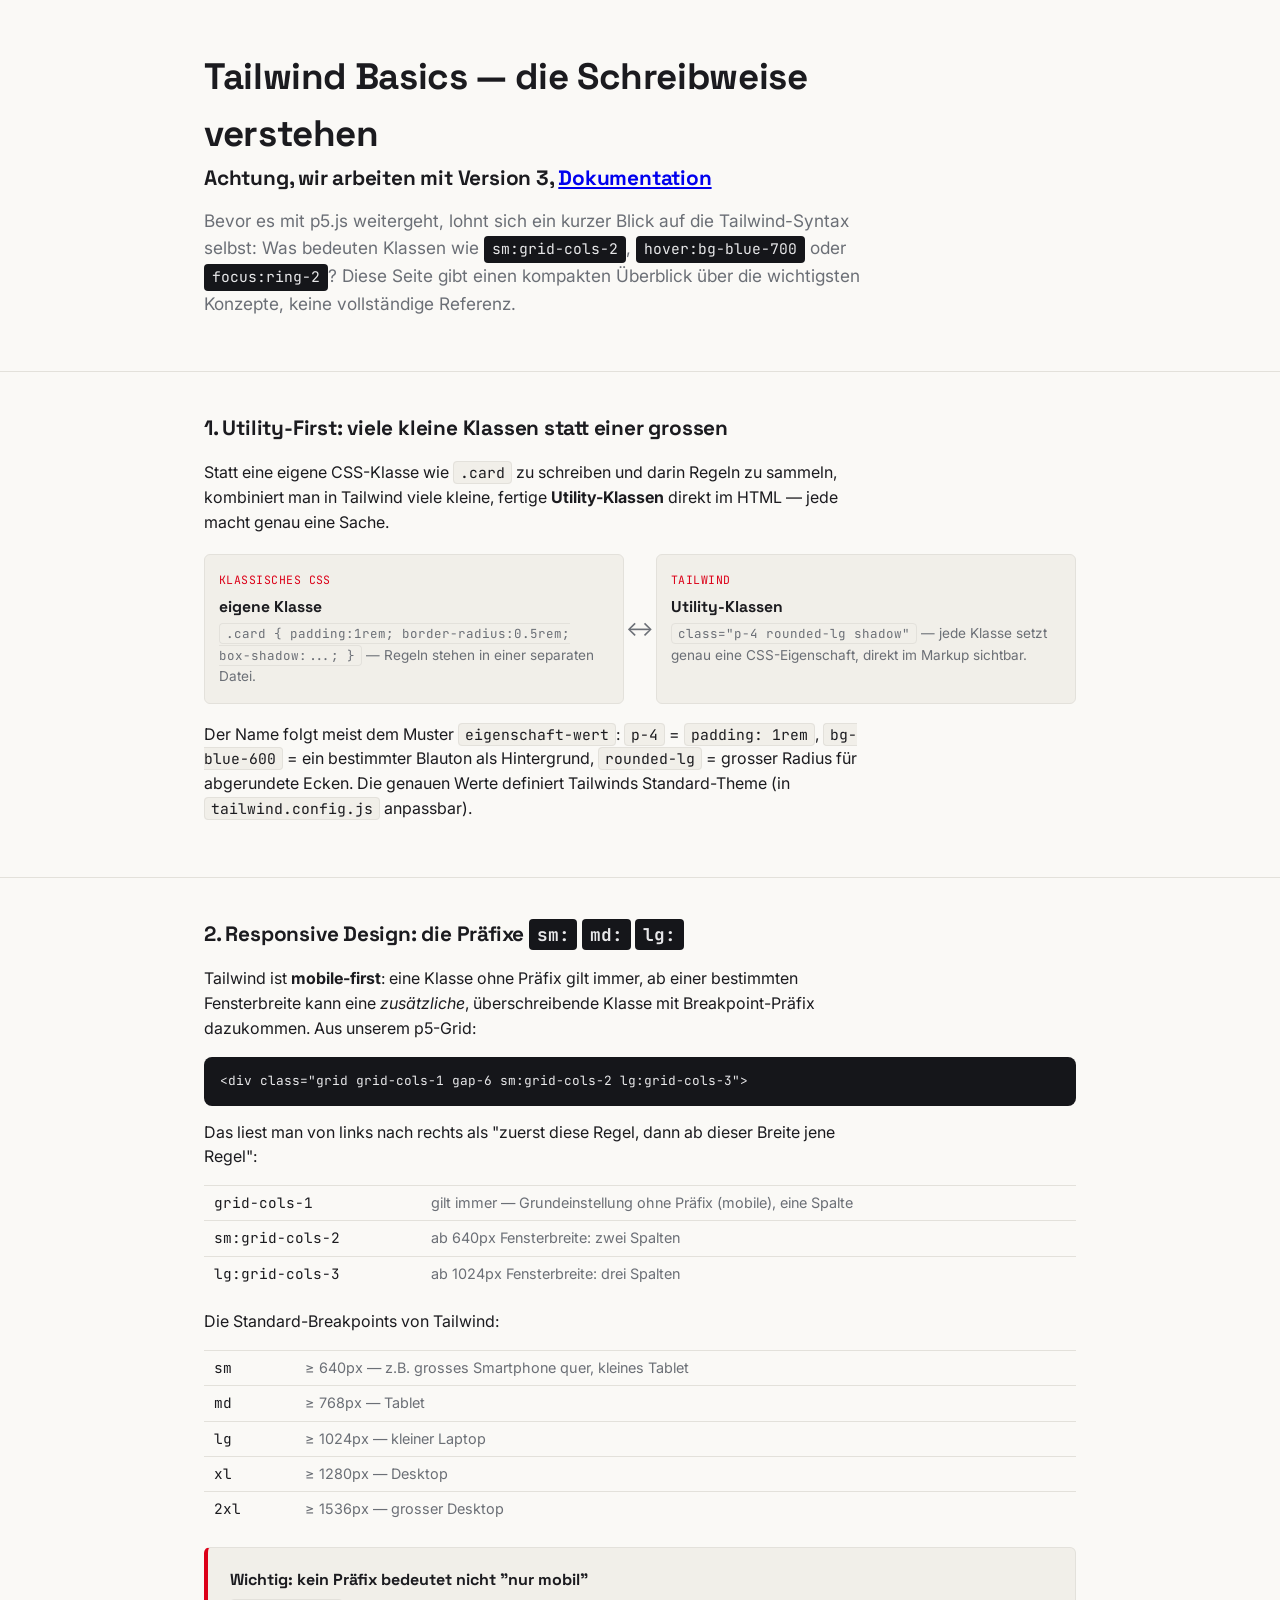
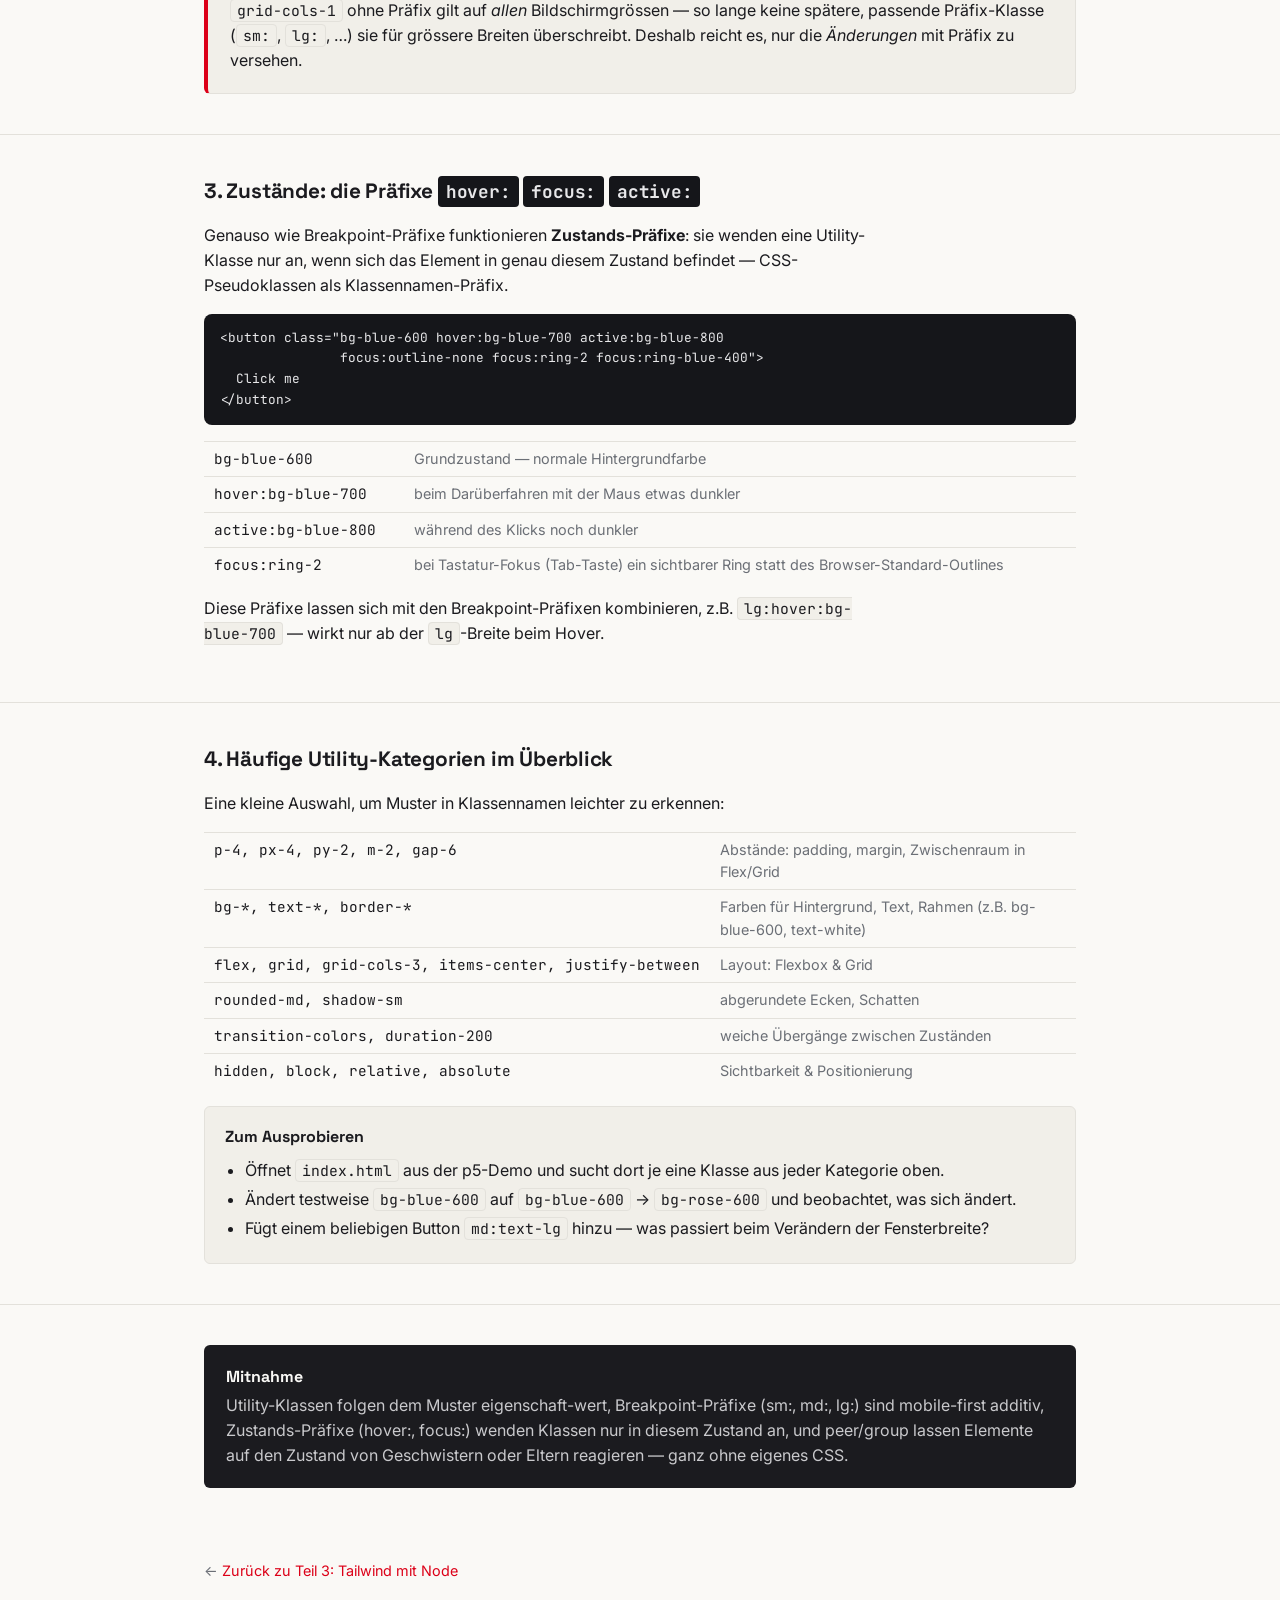
<file: basic-tailwind.html>
<!DOCTYPE html>
<html lang="de">
<head>
<meta charset="UTF-8" />
<meta name="viewport" content="width=device-width, initial-scale=1.0" />
<title>Tailwind Basics – Konzepte auf einen Blick</title>
<style>
  @import url('https://fonts.googleapis.com/css2?family=Space+Grotesk:wght@500;700&family=Inter:wght@400;500;600&family=JetBrains+Mono:wght@400;500&display=swap');

  :root{
    --ink:#1b1b1f;
    --paper:#faf9f6;
    --muted:#6b6f76;
    --line:#e3e1db;
    --accent:#dc0018;
    --panel:#f1efe9;
    --code-bg:#15161a;
    --code-ink:#e8e8ea;
  }
  *{box-sizing:border-box;}
  html,body{margin:0;padding:0;}
  body{
    background:var(--paper);
    color:var(--ink);
    font-family:'Inter',system-ui,sans-serif;
    line-height:1.55;
    -webkit-font-smoothing:antialiased;
  }
  h1,h2,h3{
    font-family:'Space Grotesk',system-ui,sans-serif;
    font-weight:700;
    margin:0;
    letter-spacing:-0.01em;
  }
  code,.mono{font-family:'JetBrains Mono',ui-monospace,monospace;}
  .wrap{max-width:920px;margin:0 auto;padding:0 24px;}

  header.hero{border-bottom:1px solid var(--line); padding:48px 0 36px;}
  .kicker{color:var(--accent); font-weight:600; font-size:0.9rem; margin-bottom:12px;}
  h1{font-size:clamp(1.8rem, 3.4vw, 2.3rem); max-width:26ch;}
  .lead{margin-top:14px; font-size:1.08rem; color:var(--muted); max-width:62ch;}

  section{padding:40px 0; border-bottom:1px solid var(--line);}
  section:last-of-type{border-bottom:none;}
  h2{font-size:1.3rem; margin-bottom:14px;}
  p{max-width:68ch;}

  .inline-code{
    background:var(--panel);
    border:1px solid var(--line);
    border-radius:4px;
    padding:1px 6px;
    font-size:0.92em;
  }

  /* Pipeline / architecture diagram */
  .pipeline{
    display:flex;
    flex-wrap:wrap;
    align-items:stretch;
    gap:0;
    margin-top:20px;
  }
  .pipe-box{
    flex:1 1 150px;
    background:var(--panel);
    border:1px solid var(--line);
    border-radius:6px;
    padding:16px 14px;
  }
  .pipe-box .k{
    font-family:'JetBrains Mono',monospace;
    font-size:0.72rem;
    color:var(--accent);
    text-transform:uppercase;
    letter-spacing:0.04em;
    margin-bottom:6px;
    display:block;
  }
  .pipe-box strong{display:block; font-family:'Space Grotesk',sans-serif; font-size:0.98rem; margin-bottom:4px;}
  .pipe-box p{margin:0; font-size:0.85rem; color:var(--muted); max-width:none;}
  .pipe-arrow{
    display:flex; align-items:center; justify-content:center;
    flex:0 0 32px;
    color:var(--muted);
    font-size:1.3rem;
  }
  @media (max-width: 700px){
    .pipeline{flex-direction:column;}
    .pipe-arrow{transform:rotate(90deg); flex:0 0 24px;}
  }

  .watcher-box{
    display:flex;
    gap:16px;
    background:var(--panel);
    border:1px solid var(--line);
    border-left:4px solid var(--accent);
    border-radius:6px;
    padding:20px 22px;
    margin-top:20px;
  }
  .watcher-box .q{font-family:'Space Grotesk',sans-serif; font-weight:700; margin-bottom:6px;}
  .watcher-box p{margin:0; max-width:none;}

  .steps-setup{
    display:flex;
    flex-direction:column;
    gap:0;
    margin-top:20px;
  }
  .setup-item{
    display:grid;
    grid-template-columns:36px 1fr;
    gap:16px;
    padding:18px 0;
    border-top:1px solid var(--line);
  }
  .setup-item:first-child{border-top:none; padding-top:6px;}
  .setup-item .num{
    font-family:'Space Grotesk',sans-serif;
    font-weight:700;
    font-size:1.1rem;
    color:var(--accent);
  }
  .setup-item h4{font-family:'Space Grotesk',sans-serif; font-size:1rem; margin-bottom:8px;}
  .setup-item p{margin:0 0 8px; color:var(--muted); font-size:0.95rem;}

  .cmd{
    background:var(--code-bg);
    border-radius:4px;
    padding:12px 14px;
    font-size:0.85rem;
    color:var(--code-ink);
    display:flex;
    justify-content:space-between;
    align-items:center;
    gap:12px;
    overflow-x:auto;
  }
  .cmd + .cmd{margin-top:6px;}
  .cmd code{color:var(--code-ink); white-space:pre;}
  .copy-btn{
    background:transparent;
    border:1px solid #555;
    color:#ddd;
    border-radius:4px;
    padding:4px 10px;
    font-size:0.75rem;
    font-family:'Inter',sans-serif;
    cursor:pointer;
    flex-shrink:0;
  }
  .copy-btn:hover{border-color:#888; color:#fff;}
  .copy-btn.copied{border-color:var(--accent); color:var(--accent);}

  pre.file{
    background:var(--code-bg);
    color:var(--code-ink);
    padding:14px 16px;
    border-radius:8px;
    font-size:0.8rem;
    overflow-x:auto;
    margin:8px 0 0;
  }
  .file-label{
    font-family:'JetBrains Mono',monospace;
    font-size:0.78rem;
    color:var(--muted);
    margin-top:16px;
    margin-bottom:2px;
  }

  table.tree{border-collapse:collapse; width:100%; margin-top:16px; font-size:0.9rem;}
  table.tree td{padding:6px 10px; border-top:1px solid var(--line); vertical-align:top;}
  table.tree td:first-child{font-family:'JetBrains Mono',monospace; white-space:nowrap; color:var(--ink);}
  table.tree td:last-child{color:var(--muted);}

  .task{
    background:var(--panel); border:1px solid var(--line); border-radius:6px;
    padding:18px 20px; margin-top:18px;
  }
  .task strong{display:block; margin-bottom:6px; font-family:'Space Grotesk',sans-serif;}
  .task ul{margin:8px 0 0; padding-left:20px;}
  .task li{margin-bottom:4px;}

  .takeaway{background:var(--ink); color:var(--paper); border-radius:6px; padding:20px 22px;}
  .takeaway strong{color:var(--paper); font-family:'Space Grotesk',sans-serif; display:block; margin-bottom:4px;}
  .takeaway span{color:#c9c9cc;}

  footer{padding:32px 0 64px; color:var(--muted); font-size:0.9rem;}
  footer a{color:var(--accent); text-decoration:none;}

  /* Anchor classes on this page */
  .anchor-chip{
    display:inline-block;
    background:var(--code-bg);
    color:var(--code-ink);
    border-radius:4px;
    padding:2px 8px;
    font-family:'JetBrains Mono',monospace;
    font-size:0.85em;
  }
</style>
</head>
<body>

<header class="hero">
  <div class="wrap">
    <h1>Tailwind Basics — die Schreibweise verstehen</h1>
    <h2>Achtung, wir arbeiten mit Version 3, <a href="https://v3.tailwindcss.com/">Dokumentation</a></h2>
    <p class="lead">
      Bevor es mit p5.js weitergeht, lohnt sich ein kurzer Blick auf die
      Tailwind-Syntax selbst: Was bedeuten Klassen wie
      <span class="anchor-chip">sm:grid-cols-2</span>,
      <span class="anchor-chip">hover:bg-blue-700</span> oder
      <span class="anchor-chip">focus:ring-2</span>?
      Diese Seite gibt einen kompakten Überblick über die wichtigsten
      Konzepte, keine vollständige Referenz.
    </p>
  </div>
</header>

<section>
  <div class="wrap">
    <h2>1. Utility-First: viele kleine Klassen statt einer grossen</h2>
    <p>
      Statt eine eigene CSS-Klasse wie <code class="inline-code">.card</code>
      zu schreiben und darin Regeln zu sammeln, kombiniert man in Tailwind
      viele kleine, fertige <strong>Utility-Klassen</strong> direkt im
      HTML — jede macht genau eine Sache.
    </p>

    <div class="pipeline">
      <div class="pipe-box">
        <span class="k">Klassisches CSS</span>
        <strong>eigene Klasse</strong>
        <p><code class="inline-code">.card { padding:1rem; border-radius:0.5rem; box-shadow:...; }</code> — Regeln stehen in einer separaten Datei.</p>
      </div>
      <div class="pipe-arrow">↔</div>
      <div class="pipe-box">
        <span class="k">Tailwind</span>
        <strong>Utility-Klassen</strong>
        <p><code class="inline-code">class="p-4 rounded-lg shadow"</code> — jede Klasse setzt genau eine CSS-Eigenschaft, direkt im Markup sichtbar.</p>
      </div>
    </div>

    <p style="margin-top:18px;">
      Der Name folgt meist dem Muster <code class="inline-code">eigenschaft-wert</code>:
      <code class="inline-code">p-4</code> = <code class="inline-code">padding: 1rem</code>,
      <code class="inline-code">bg-blue-600</code> = ein bestimmter Blauton als Hintergrund,
      <code class="inline-code">rounded-lg</code> = grosser Radius für abgerundete Ecken.
      Die genauen Werte definiert Tailwinds Standard-Theme (in
      <code class="inline-code">tailwind.config.js</code> anpassbar).
    </p>
  </div>
</section>

<section>
  <div class="wrap">
    <h2>2. Responsive Design: die Präfixe <span class="anchor-chip">sm:</span> <span class="anchor-chip">md:</span> <span class="anchor-chip">lg:</span></h2>
    <p>
      Tailwind ist <strong>mobile-first</strong>: eine Klasse ohne Präfix gilt
      immer, ab einer bestimmten Fensterbreite kann eine
      <em>zusätzliche</em>, überschreibende Klasse mit Breakpoint-Präfix
      dazukommen. Aus unserem p5-Grid:
    </p>

    <pre class="file"><code>&lt;div class="grid grid-cols-1 gap-6 sm:grid-cols-2 lg:grid-cols-3"&gt;</code></pre>

    <p style="margin-top:14px;">
      Das liest man von links nach rechts als "zuerst diese Regel, dann ab
      dieser Breite jene Regel":
    </p>

    <table class="tree">
      <tr><td>grid-cols-1</td><td>gilt immer — Grundeinstellung ohne Präfix (mobile), eine Spalte</td></tr>
      <tr><td>sm:grid-cols-2</td><td>ab 640px Fensterbreite: zwei Spalten</td></tr>
      <tr><td>lg:grid-cols-3</td><td>ab 1024px Fensterbreite: drei Spalten</td></tr>
    </table>

    <p style="margin-top:18px;">Die Standard-Breakpoints von Tailwind:</p>
    <table class="tree">
      <tr><td>sm</td><td>≥ 640px — z.B. grosses Smartphone quer, kleines Tablet</td></tr>
      <tr><td>md</td><td>≥ 768px — Tablet</td></tr>
      <tr><td>lg</td><td>≥ 1024px — kleiner Laptop</td></tr>
      <tr><td>xl</td><td>≥ 1280px — Desktop</td></tr>
      <tr><td>2xl</td><td>≥ 1536px — grosser Desktop</td></tr>
    </table>

    <div class="watcher-box">
      <div>
        <p class="q">Wichtig: kein Präfix bedeutet nicht "nur mobil"</p>
        <p>
          <code class="inline-code">grid-cols-1</code> ohne Präfix gilt auf
          <em>allen</em> Bildschirmgrössen — so lange keine spätere,
          passende Präfix-Klasse (<code class="inline-code">sm:</code>,
          <code class="inline-code">lg:</code>, …) sie für grössere
          Breiten überschreibt. Deshalb reicht es, nur die
          <em>Änderungen</em> mit Präfix zu versehen.
        </p>
      </div>
    </div>
  </div>
</section>

<section>
  <div class="wrap">
    <h2>3. Zustände: die Präfixe <span class="anchor-chip">hover:</span> <span class="anchor-chip">focus:</span> <span class="anchor-chip">active:</span></h2>
    <p>
      Genauso wie Breakpoint-Präfixe funktionieren <strong>Zustands-Präfixe</strong>:
      sie wenden eine Utility-Klasse nur an, wenn sich das Element in genau
      diesem Zustand befindet — CSS-Pseudoklassen als Klassennamen-Präfix.
    </p>

    <pre class="file"><code>&lt;button class="bg-blue-600 hover:bg-blue-700 active:bg-blue-800
               focus:outline-none focus:ring-2 focus:ring-blue-400"&gt;
  Click me
&lt;/button&gt;</code></pre>

    <table class="tree">
      <tr><td>bg-blue-600</td><td>Grundzustand — normale Hintergrundfarbe</td></tr>
      <tr><td>hover:bg-blue-700</td><td>beim Darüberfahren mit der Maus etwas dunkler</td></tr>
      <tr><td>active:bg-blue-800</td><td>während des Klicks noch dunkler</td></tr>
      <tr><td>focus:ring-2</td><td>bei Tastatur-Fokus (Tab-Taste) ein sichtbarer Ring statt des Browser-Standard-Outlines</td></tr>
    </table>

    <p style="margin-top:14px;">
      Diese Präfixe lassen sich mit den Breakpoint-Präfixen kombinieren, z.B.
      <code class="inline-code">lg:hover:bg-blue-700</code> — wirkt nur ab
      der <code class="inline-code">lg</code>-Breite beim Hover.
    </p>
  </div>
</section>



<section>
  <div class="wrap">
    <h2>4. Häufige Utility-Kategorien im Überblick</h2>
    <p>Eine kleine Auswahl, um Muster in Klassennamen leichter zu erkennen:</p>
    <table class="tree">
      <tr><td>p-4, px-4, py-2, m-2, gap-6</td><td>Abstände: padding, margin, Zwischenraum in Flex/Grid</td></tr>
      <tr><td>bg-*, text-*, border-*</td><td>Farben für Hintergrund, Text, Rahmen (z.B. bg-blue-600, text-white)</td></tr>
      <tr><td>flex, grid, grid-cols-3, items-center, justify-between</td><td>Layout: Flexbox &amp; Grid</td></tr>
      <tr><td>rounded-md, shadow-sm</td><td>abgerundete Ecken, Schatten</td></tr>
      <tr><td>transition-colors, duration-200</td><td>weiche Übergänge zwischen Zuständen</td></tr>
      <tr><td>hidden, block, relative, absolute</td><td>Sichtbarkeit &amp; Positionierung</td></tr>
    </table>

    <div class="task">
      <strong>Zum Ausprobieren</strong>
      <ul>
        <li>Öffnet <code class="inline-code">index.html</code> aus der p5-Demo und sucht dort je eine Klasse aus jeder Kategorie oben.</li>
        <li>Ändert testweise <code class="inline-code">bg-blue-600</code> auf <code class="inline-code">bg-blue-600</code> → <code class="inline-code">bg-rose-600</code> und beobachtet, was sich ändert.</li>
        <li>Fügt einem beliebigen Button <code class="inline-code">md:text-lg</code> hinzu — was passiert beim Verändern der Fensterbreite?</li>
      </ul>
    </div>
  </div>
</section>

<section>
  <div class="wrap">
    <div class="takeaway">
      <strong>Mitnahme</strong>
      <span>Utility-Klassen folgen dem Muster eigenschaft-wert, Breakpoint-Präfixe (sm:, md:, lg:) sind mobile-first additiv, Zustands-Präfixe (hover:, focus:) wenden Klassen nur in diesem Zustand an, und peer/group lassen Elemente auf den Zustand von Geschwistern oder Eltern reagieren — ganz ohne eigenes CSS.</span>
    </div>
  </div>
</section>

<footer>
  <div class="wrap" style="display:flex; justify-content:space-between; flex-wrap:wrap; gap:8px;">
    <span>← <a href="teil3-tailwind-mit-node.html">Zurück zu Teil 3: Tailwind mit Node</a></span>
   </div>
</footer>

</body>
</html>
</file>
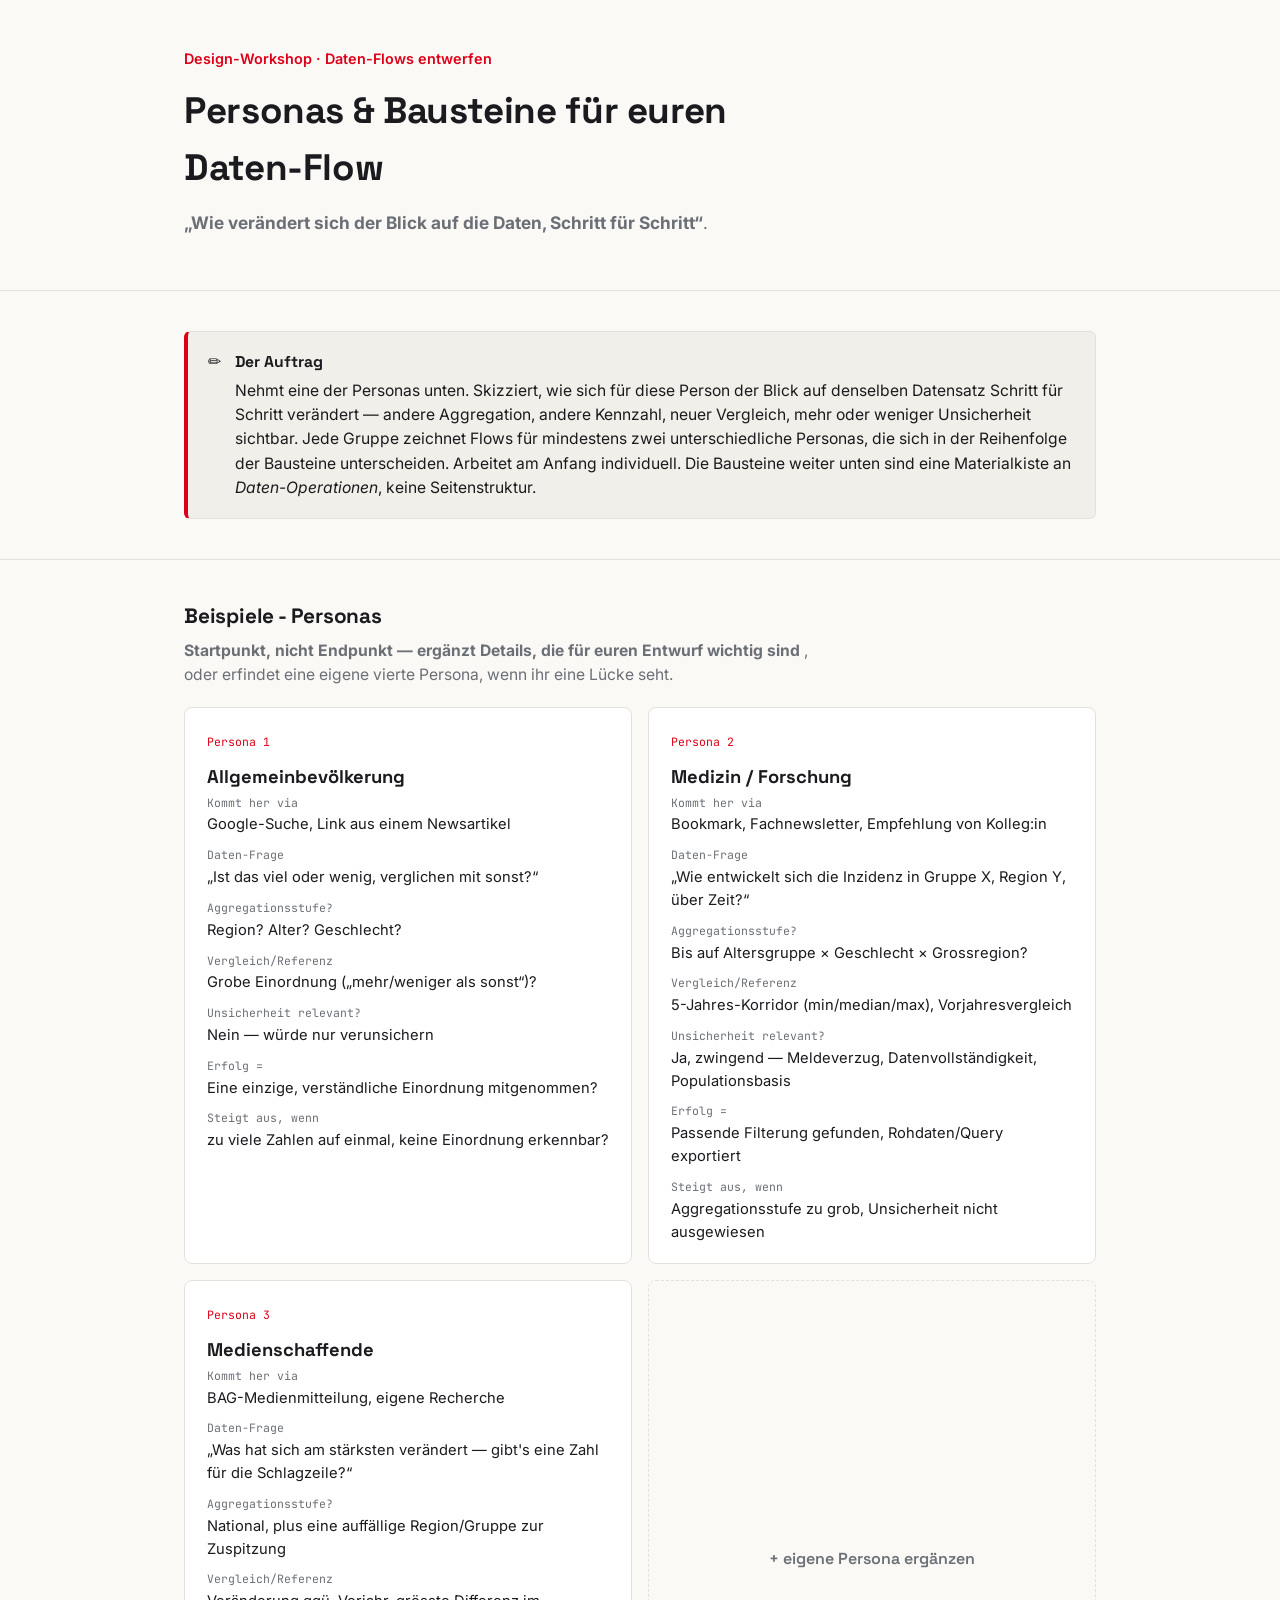
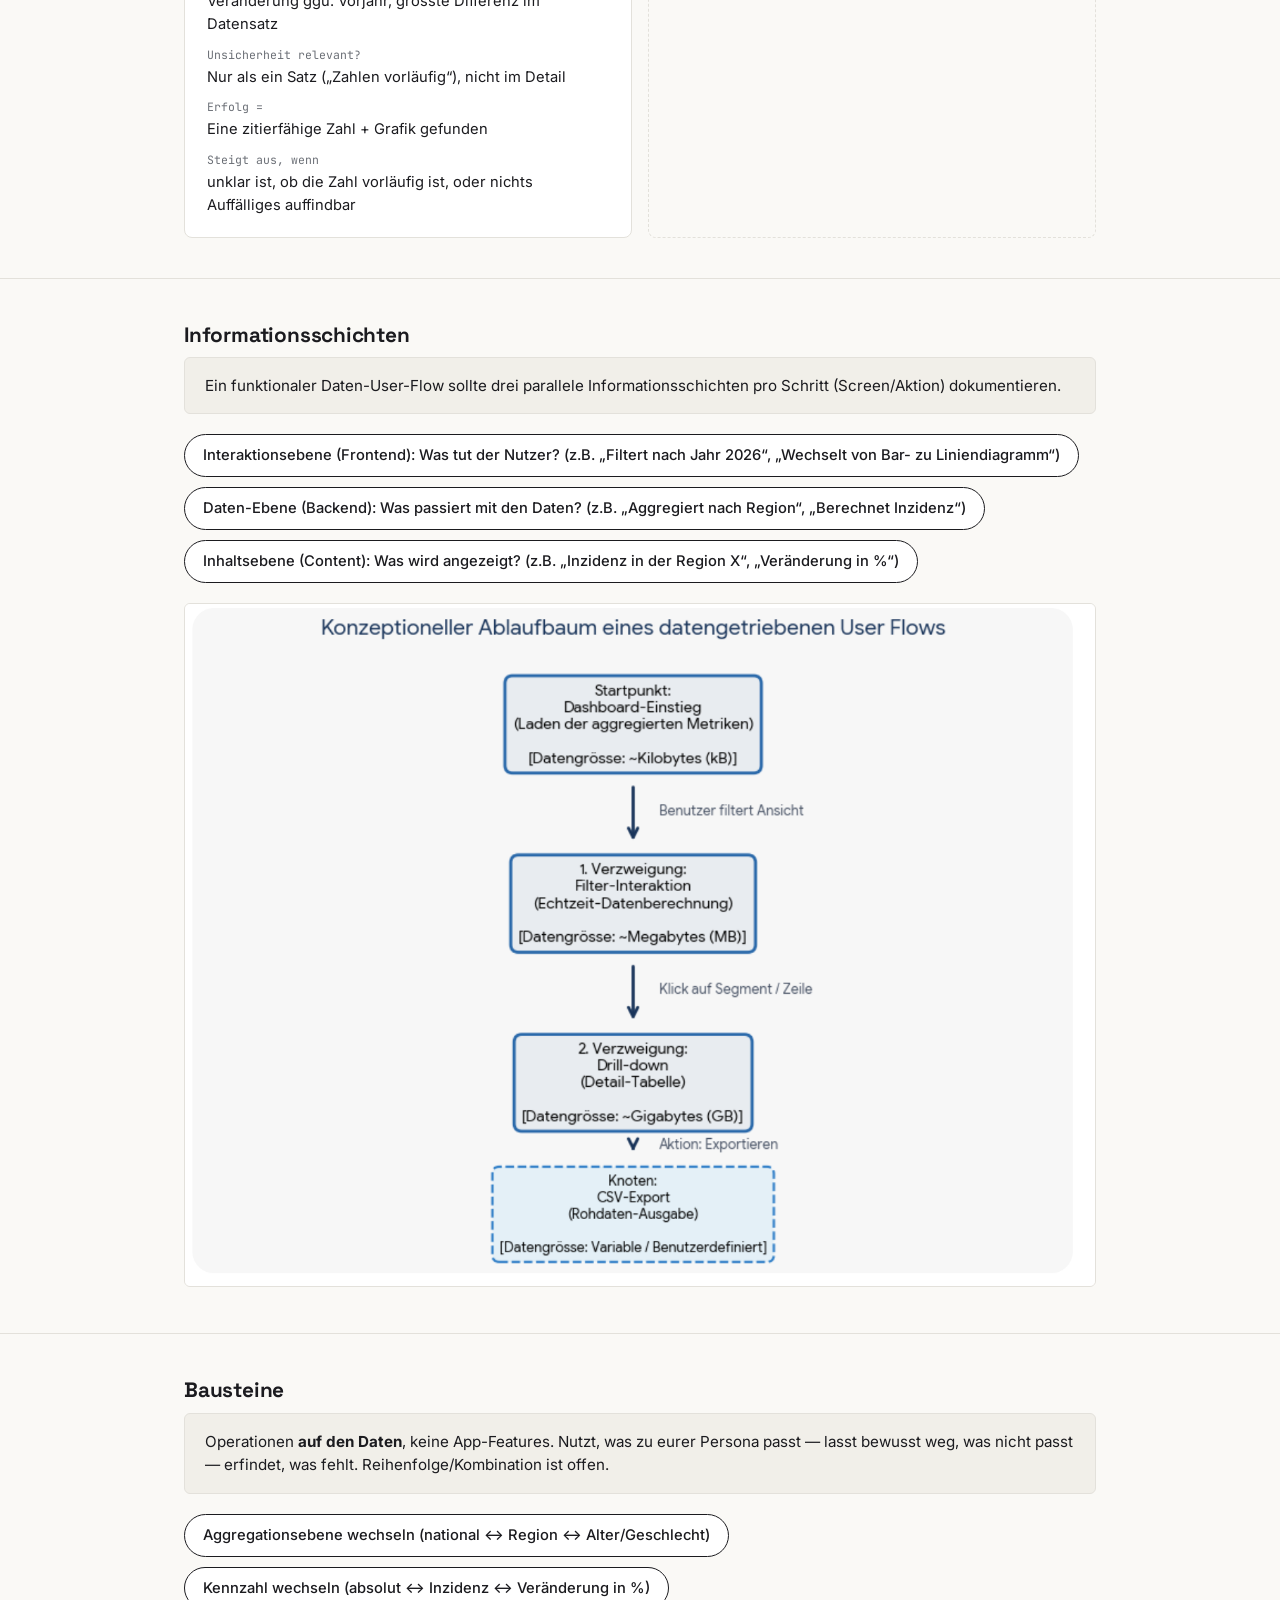
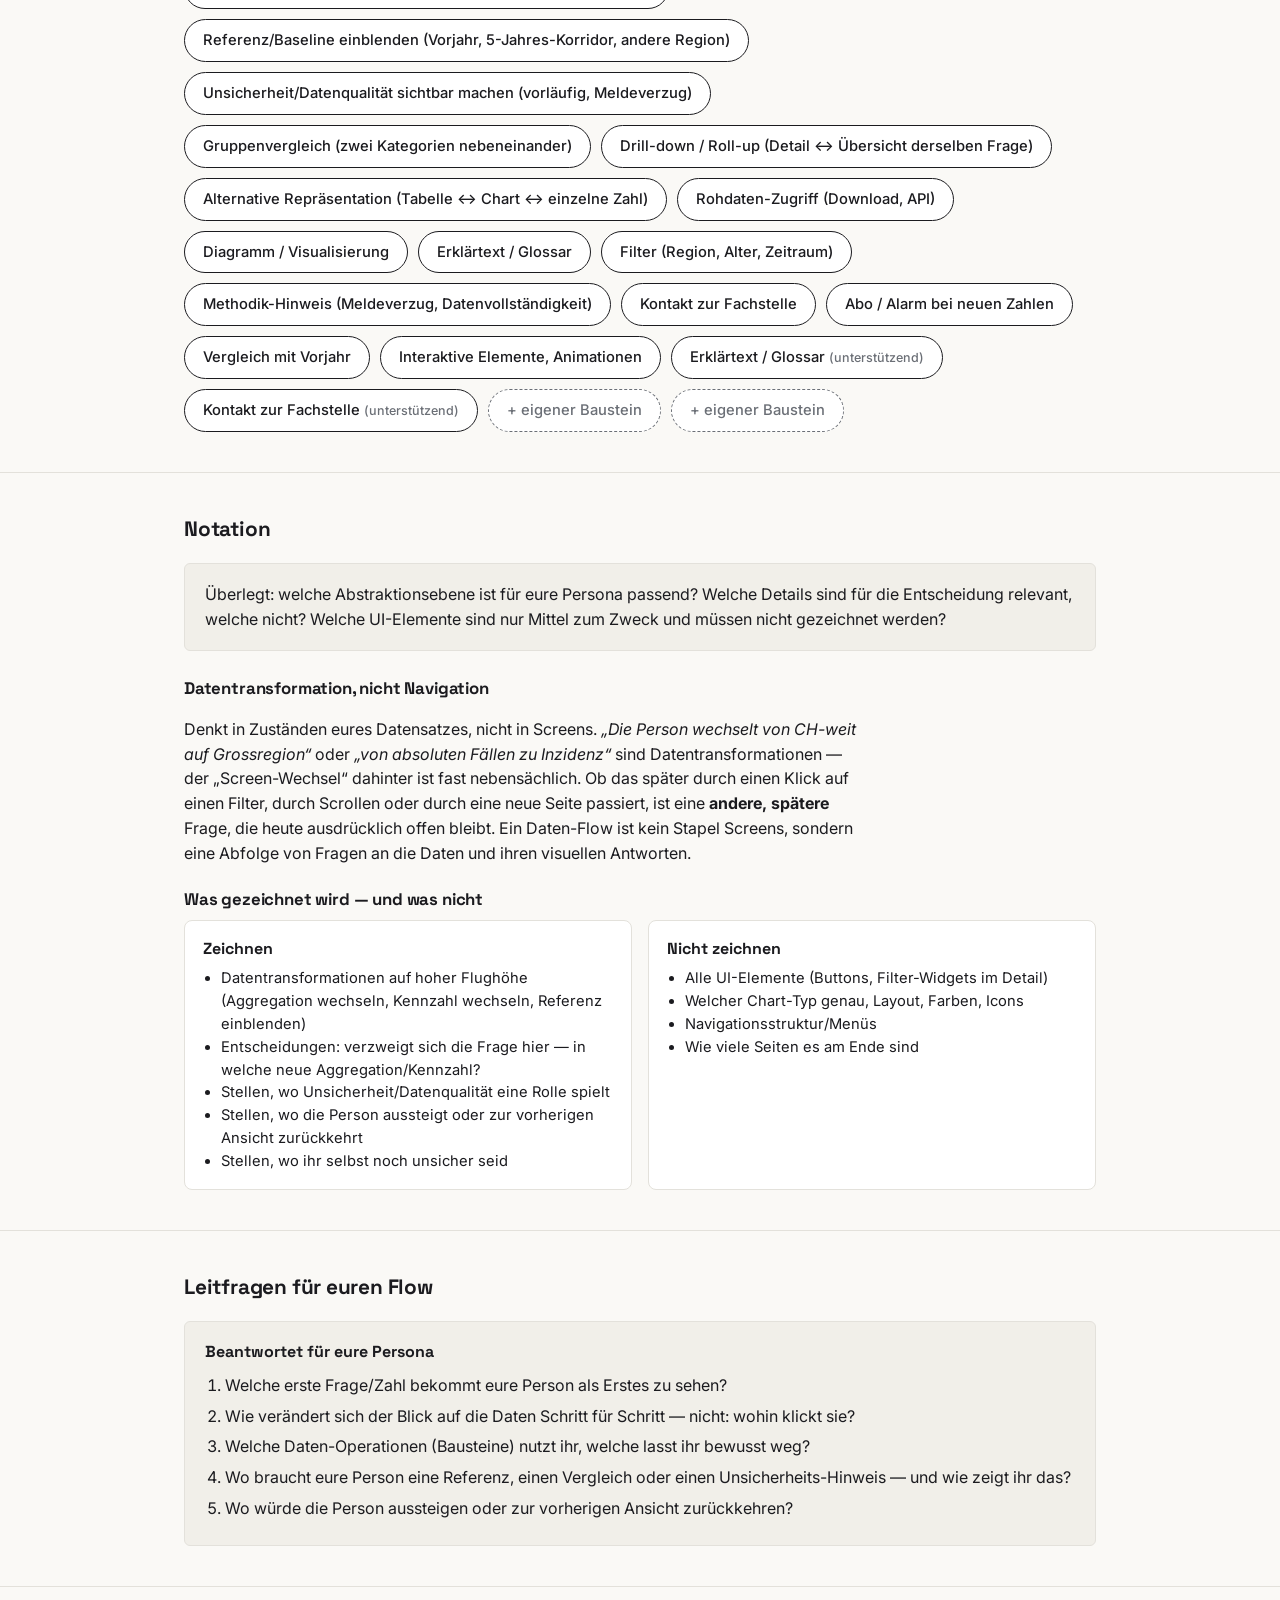
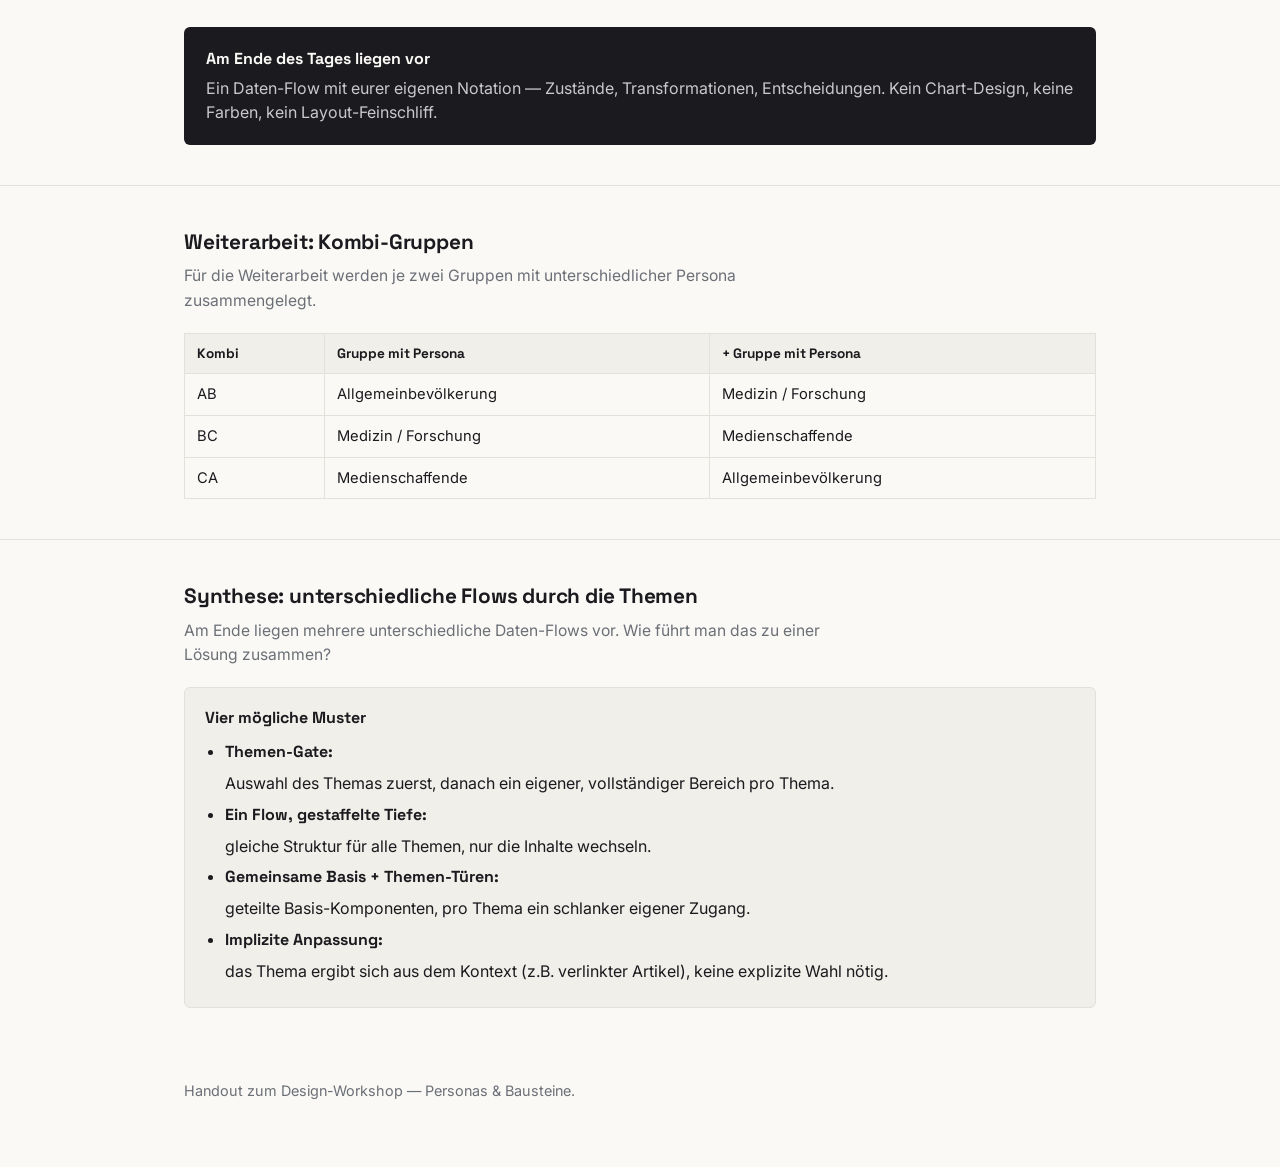
<file: personas-flows.html>
<!DOCTYPE html>
<html lang="de">
<head>
<meta charset="UTF-8" />
<meta name="viewport" content="width=device-width, initial-scale=1.0" />
<title>Design-Workshop – Personas &amp; Bausteine</title>
<style>
  @import url('https://fonts.googleapis.com/css2?family=Space+Grotesk:wght@500;700&family=Inter:wght@400;500;600&family=JetBrains+Mono:wght@400;500&display=swap');

  :root{
    --ink:#1b1b1f;
    --paper:#faf9f6;
    --muted:#6b6f76;
    --line:#e3e1db;
    --accent:#dc0018;
    --panel:#f1efe9;
    --code-bg:#15161a;
    --code-ink:#e8e8ea;
  }
  *{box-sizing:border-box;}
  html,body{margin:0;padding:0;}
  body{
    background:var(--paper);
    color:var(--ink);
    font-family:'Inter',system-ui,sans-serif;
    line-height:1.55;
    -webkit-font-smoothing:antialiased;
  }
  h1,h2,h3{
    font-family:'Space Grotesk',system-ui,sans-serif;
    font-weight:700;
    margin:0;
    letter-spacing:-0.01em;
  }
  code,.mono{font-family:'JetBrains Mono',ui-monospace,monospace;}
  .wrap{max-width:960px;margin:0 auto;padding:0 24px;}

  header.hero{border-bottom:1px solid var(--line); padding:48px 0 36px;}
  .kicker{color:var(--accent); font-weight:600; font-size:0.9rem; margin-bottom:12px;}
  h1{font-size:clamp(1.8rem, 3.4vw, 2.3rem); max-width:26ch;}
  .lead{margin-top:14px; font-size:1.08rem; color:var(--muted); max-width:64ch;}

  section{padding:40px 0; border-bottom:1px solid var(--line);}
  section:last-of-type{border-bottom:none;}
  h2{font-size:1.3rem; margin-bottom:6px;}
  .section-sub{color:var(--muted); font-size:0.98rem; margin:0 0 20px; max-width:66ch;}
  p{max-width:68ch;}

  .inline-code{
    background:var(--panel);
    border:1px solid var(--line);
    border-radius:4px;
    padding:1px 6px;
    font-size:0.92em;
  }

  .rule-note{
    display:flex;
    gap:14px;
    align-items:flex-start;
    background:var(--panel);
    border:1px solid var(--line);
    border-left:4px solid var(--accent);
    border-radius:6px;
    padding:18px 20px;
    font-size:0.98rem;
  }
  .rule-note strong{display:block; margin-bottom:4px; font-family:'Space Grotesk',sans-serif;}

  /* Ablauf-Tabelle */
  .timeline{display:flex; flex-direction:column;}
  .step{
    display:grid;
    grid-template-columns:80px 1fr;
    gap:16px;
    padding:12px 0;
    border-top:1px solid var(--line);
    font-size:0.95rem;
  }
  .step:first-child{border-top:none;}
  .step .time{font-family:'JetBrains Mono',monospace; font-size:0.82rem; color:var(--muted);}

  /* Personas */
  .personas{
    display:grid;
    grid-template-columns:repeat(2, 1fr);
    gap:16px;
    margin-top:20px;
  }
  @media (max-width: 760px){ .personas{grid-template-columns:1fr;} }
  .persona-card{
    border:1px solid var(--line);
    border-radius:8px;
    padding:20px 22px;
    background:#fff;
    break-inside:avoid;
  }
  .persona-card.is-blank{
    border-style:dashed;
    background:transparent;
    display:flex;
    align-items:center;
    justify-content:center;
    color:var(--muted);
    text-align:center;
    font-family:'Space Grotesk',sans-serif;
    font-weight:600;
    min-height:200px;
  }
  .persona-name{
    font-family:'Space Grotesk',sans-serif;
    font-weight:700;
    font-size:1.15rem;
    margin-bottom:2px;
  }
  .persona-tag{
    display:inline-block;
    font-size:0.72rem;
    font-family:'JetBrains Mono',monospace;
    color:var(--accent);
    margin-bottom:12px;
  }
  .persona-card dl{margin:0;}
  .persona-card dt{
    font-size:0.72rem;
    font-family:'JetBrains Mono',monospace;
    color:var(--muted);
    margin-top:10px;
  }
  .persona-card dt:first-of-type{margin-top:0;}
  .persona-card dd{margin:2px 0 0; font-size:0.92rem;}

  /* Bausteine */
  .baustein-intro{
    background:var(--panel);
    border:1px solid var(--line);
    border-radius:6px;
    padding:16px 20px;
    font-size:0.95rem;
    margin-bottom:20px;
  }
  .bausteine{
    display:flex;
    flex-wrap:wrap;
    gap:10px;
  }
  .baustein{
    border:1.5px solid var(--ink);
    border-radius:99px;
    padding:9px 18px;
    font-size:0.92rem;
    font-weight:500;
    background:#fff;
  }
  .baustein.is-blank{
    border-style:dashed;
    border-color:var(--muted);
    color:var(--muted);
  }

  .task{
    background:var(--panel);
    border:1px solid var(--line);
    border-radius:6px;
    padding:18px 20px;
    margin-top:18px;
  }
  .task strong{display:block; margin-bottom:6px; font-family:'Space Grotesk',sans-serif;}
  .task ol,.task ul{margin:8px 0 0; padding-left:20px;}
  .task li{margin-bottom:6px;}

  .takeaway{
    background:var(--ink);
    color:var(--paper);
    border-radius:6px;
    padding:20px 22px;
  }
  .takeaway strong{color:var(--paper); font-family:'Space Grotesk',sans-serif; display:block; margin-bottom:4px;}
  .takeaway span{color:#c9c9cc;}

  table.combo{
    width:100%;
    border-collapse:collapse;
    margin-top:12px;
    font-size:0.92rem;
  }
  table.combo th, table.combo td{
    border:1px solid var(--line);
    padding:9px 12px;
    text-align:left;
  }
  table.combo th{background:var(--panel); font-family:'Space Grotesk',sans-serif; font-size:0.85rem;}

  footer{padding:32px 0 64px; color:var(--muted); font-size:0.9rem;}

  @media print{
    header.hero{padding-top:0;}
    section{break-inside:avoid;}
    .persona-card.is-blank{display:none;}
    footer{display:none;}
  }
</style>
</head>
<body>

<header class="hero">
  <div class="wrap">
    <div class="kicker">Design-Workshop · Daten-Flows entwerfen</div>
    <h1>Personas &amp; Bausteine für euren Daten-Flow</h1>
    <p class="lead">
      <strong>„Wie verändert sich der Blick auf die Daten, Schritt für
      Schritt“</strong>. 
    </p>
  </div>
</header>

<section>
  <div class="wrap">
    <div class="rule-note">
      <span aria-hidden="true">✏️</span>
      <div>
        <strong>Der Auftrag</strong>
        Nehmt eine der Personas unten. Skizziert, wie sich für diese Person
        der Blick auf denselben Datensatz Schritt für Schritt verändert —
        andere Aggregation, andere Kennzahl, neuer Vergleich, mehr oder
        weniger Unsicherheit sichtbar. 
        Jede Gruppe zeichnet Flows für mindestens zwei unterschiedliche Personas, die sich in der Reihenfolge der Bausteine unterscheiden. Arbeitet am Anfang individuell.
        Die Bausteine weiter unten sind eine
        Materialkiste an <em>Daten-Operationen</em>, keine Seitenstruktur.
      </div>
    </div>
  </div>
</section>



<section>
  <div class="wrap">
    <h2>Beispiele - Personas</h2>
    <p class="section-sub">
      <strong>Startpunkt, nicht Endpunkt — ergänzt Details, die für euren Entwurf
      wichtig sind </strong>, oder erfindet eine eigene vierte Persona, wenn ihr eine
      Lücke seht.
    </p>

    <div class="personas">

      <div class="persona-card">
        <div class="persona-tag">Persona 1</div>
        <div class="persona-name">Allgemeinbevölkerung</div>
        <dl>
          <dt>Kommt her via</dt>
          <dd>Google-Suche, Link aus einem Newsartikel</dd>
          <dt>Daten-Frage</dt>
          <dd>„Ist das viel oder wenig, verglichen mit sonst?“</dd>
          <dt>Aggregationsstufe?</dt>
          <dd>Region? Alter? Geschlecht?</dd>
          <dt>Vergleich/Referenz</dt>
          <dd>Grobe Einordnung („mehr/weniger als sonst“)?</dd>
          <dt>Unsicherheit relevant?</dt>
          <dd>Nein — würde nur verunsichern</dd>
          <dt>Erfolg =</dt>
          <dd>Eine einzige, verständliche Einordnung mitgenommen?</dd>
          <dt>Steigt aus, wenn</dt>
          <dd>zu viele Zahlen auf einmal, keine Einordnung erkennbar?</dd>
        </dl>
      </div>

      <div class="persona-card">
        <div class="persona-tag">Persona 2</div>
        <div class="persona-name">Medizin / Forschung</div>
        <dl>
          <dt>Kommt her via</dt>
          <dd>Bookmark, Fachnewsletter, Empfehlung von Kolleg:in</dd>
          <dt>Daten-Frage</dt>
          <dd>„Wie entwickelt sich die Inzidenz in Gruppe X, Region Y, über Zeit?“</dd>
          <dt>Aggregationsstufe?</dt>
          <dd>Bis auf Altersgruppe × Geschlecht × Grossregion?</dd>
          <dt>Vergleich/Referenz</dt>
          <dd>5-Jahres-Korridor (min/median/max), Vorjahresvergleich</dd>
          <dt>Unsicherheit relevant?</dt>
          <dd>Ja, zwingend — Meldeverzug, Datenvollständigkeit, Populationsbasis</dd>
          <dt>Erfolg =</dt>
          <dd>Passende Filterung gefunden, Rohdaten/Query exportiert</dd>
          <dt>Steigt aus, wenn</dt>
          <dd>Aggregationsstufe zu grob, Unsicherheit nicht ausgewiesen</dd>
        </dl>
      </div>

      <div class="persona-card">
        <div class="persona-tag">Persona 3</div>
        <div class="persona-name">Medienschaffende</div>
        <dl>
          <dt>Kommt her via</dt>
          <dd>BAG-Medienmitteilung, eigene Recherche</dd>
          <dt>Daten-Frage</dt>
          <dd>„Was hat sich am stärksten verändert — gibt's eine Zahl für die Schlagzeile?“</dd>
          <dt>Aggregationsstufe?</dt>
          <dd>National, plus eine auffällige Region/Gruppe zur Zuspitzung</dd>
          <dt>Vergleich/Referenz</dt>
          <dd>Veränderung ggü. Vorjahr, grösste Differenz im Datensatz</dd>
          <dt>Unsicherheit relevant?</dt>
          <dd>Nur als ein Satz („Zahlen vorläufig“), nicht im Detail</dd>
          <dt>Erfolg =</dt>
          <dd>Eine zitierfähige Zahl + Grafik gefunden</dd>
          <dt>Steigt aus, wenn</dt>
          <dd>unklar ist, ob die Zahl vorläufig ist, oder nichts Auffälliges auffindbar</dd>
        </dl>
      </div>

      <div class="persona-card is-blank">
        + eigene Persona ergänzen
      </div>

    </div>
  </div>
</section>
<section>
  <div class="wrap">
    <h2>Informationsschichten</h2>
    <div class="baustein-intro">
        Ein funktionaler Daten-User-Flow sollte drei parallele Informationsschichten pro Schritt (Screen/Aktion) dokumentieren.
    </div>
     <div class="bausteine">
      <span class="baustein">Interaktionsebene (Frontend): Was tut der Nutzer? (z.B. „Filtert nach Jahr 2026“, „Wechselt von Bar- zu Liniendiagramm“)</span>
      <span class="baustein">Daten-Ebene (Backend): Was passiert mit den Daten? (z.B. „Aggregiert nach Region“, „Berechnet Inzidenz“)</span>
      <span class="baustein">Inhaltsebene (Content): Was wird angezeigt? (z.B. „Inzidenz in der Region X“, „Veränderung in %“)</span>
     </div>
         <img src="data-user-flow.png" alt="Skizze: drei parallele Informationsschichten pro Schritt (Screen/Aktion) im Daten-Flow" style="margin-top:20px; border:1px solid var(--line); border-radius:6px; max-width:100%;">

    </div>
</section>

<section>
  <div class="wrap">
    <h2>Bausteine</h2>
    <div class="baustein-intro">
      Operationen <strong>auf den Daten</strong>, keine App-Features. Nutzt,
      was zu eurer Persona passt — lasst bewusst weg, was nicht passt —
      erfindet, was fehlt. Reihenfolge/Kombination ist offen.
    </div>
    <div class="bausteine">
      <span class="baustein">Aggregationsebene wechseln (national ↔ Region ↔ Alter/Geschlecht)</span>
      <span class="baustein">Kennzahl wechseln (absolut ↔ Inzidenz ↔ Veränderung in %)</span>
      <span class="baustein">Referenz/Baseline einblenden (Vorjahr, 5-Jahres-Korridor, andere Region)</span>
      <span class="baustein">Unsicherheit/Datenqualität sichtbar machen (vorläufig, Meldeverzug)</span>
      <span class="baustein">Gruppenvergleich (zwei Kategorien nebeneinander)</span>
      <span class="baustein">Drill-down / Roll-up (Detail ↔ Übersicht derselben Frage)</span>
      <span class="baustein">Alternative Repräsentation (Tabelle ↔ Chart ↔ einzelne Zahl)</span>
      <span class="baustein">Rohdaten-Zugriff (Download, API)</span>
      <span class="baustein">Diagramm / Visualisierung</span>
      <span class="baustein">Erklärtext / Glossar</span>
      <span class="baustein">Filter (Region, Alter, Zeitraum)</span>
      <span class="baustein">Methodik-Hinweis (Meldeverzug, Datenvollständigkeit)</span>
      <span class="baustein">Kontakt zur Fachstelle</span>
      <span class="baustein">Abo / Alarm bei neuen Zahlen</span>
      <span class="baustein">Vergleich mit Vorjahr</span>
      <span class="baustein">Interaktive Elemente, Animationen</span>
      <span class="baustein">Erklärtext / Glossar <em style="font-style:normal; color:var(--muted); font-size:0.85em;">(unterstützend)</em></span>
      <span class="baustein">Kontakt zur Fachstelle <em style="font-style:normal; color:var(--muted); font-size:0.85em;">(unterstützend)</em></span>
      <span class="baustein is-blank">+ eigener Baustein</span>
      <span class="baustein is-blank">+ eigener Baustein</span>
    </div>
  </div>
</section>

<section>
  <div class="wrap">
    <h2>Notation</h2>
    

    <div class="task">
      Überlegt: welche Abstraktionsebene ist für eure Persona passend? Welche Details sind für die Entscheidung relevant, welche nicht? Welche UI-Elemente sind nur Mittel zum Zweck und müssen nicht gezeichnet werden?
    </div>

    <h3 style="font-size:1.05rem; margin:24px 0 8px;">Datentransformation, nicht Navigation</h3>
    <p>
      Denkt in Zuständen eures Datensatzes, nicht in Screens.
      <em>„Die Person wechselt von CH-weit auf Grossregion“</em> oder
      <em>„von absoluten Fällen zu Inzidenz“</em> sind Datentransformationen —
      der „Screen-Wechsel“ dahinter ist fast nebensächlich. Ob das später
      durch einen Klick auf einen Filter, durch Scrollen oder durch eine neue
      Seite passiert, ist eine <strong>andere, spätere</strong> Frage, die
      heute ausdrücklich offen bleibt. Ein Daten-Flow ist kein Stapel
      Screens, sondern eine Abfolge von Fragen an die Daten und ihren
      visuellen Antworten.
    </p>

    <h3 style="font-size:1.05rem; margin:20px 0 8px;">Was gezeichnet wird — und was nicht</h3>
    <div class="compare-plain" style="display:grid; grid-template-columns:1fr 1fr; gap:16px;">
      <div style="border:1px solid var(--line); border-radius:8px; padding:16px 18px; background:#fff;">
        <strong style="font-family:'Space Grotesk',sans-serif; display:block; margin-bottom:6px;">Zeichnen</strong>
        <ul style="margin:0; padding-left:18px; font-size:0.92rem;">
          <li>Datentransformationen auf hoher Flughöhe (Aggregation wechseln, Kennzahl wechseln, Referenz einblenden)</li>
          <li>Entscheidungen: verzweigt sich die Frage hier — in welche neue Aggregation/Kennzahl?</li>
          <li>Stellen, wo Unsicherheit/Datenqualität eine Rolle spielt</li>
          <li>Stellen, wo die Person aussteigt oder zur vorherigen Ansicht zurückkehrt</li>
          <li>Stellen, wo ihr selbst noch unsicher seid</li>
        </ul>
      </div>
      <div style="border:1px solid var(--line); border-radius:8px; padding:16px 18px; background:#fff;">
        <strong style="font-family:'Space Grotesk',sans-serif; display:block; margin-bottom:6px;">Nicht zeichnen</strong>
        <ul style="margin:0; padding-left:18px; font-size:0.92rem;">
          <li>Alle UI-Elemente (Buttons, Filter-Widgets im Detail)</li>
          <li>Welcher Chart-Typ genau, Layout, Farben, Icons</li>
          <li>Navigationsstruktur/Menüs</li>
          <li>Wie viele Seiten es am Ende sind</li>
        </ul>
      </div>
    </div>

   
  </div>
</section>

<section>
  <div class="wrap">
    <h2>Leitfragen für euren Flow</h2>
    <div class="task">
      <strong>Beantwortet für eure Persona</strong>
      <ol>
        <li>Welche erste Frage/Zahl bekommt eure Person als Erstes zu sehen?</li>
        <li>Wie verändert sich der Blick auf die Daten Schritt für Schritt — nicht: wohin klickt sie?</li>
        <li>Welche Daten-Operationen (Bausteine) nutzt ihr, welche lasst ihr bewusst weg?</li>
        <li>Wo braucht eure Person eine Referenz, einen Vergleich oder einen Unsicherheits-Hinweis — und wie zeigt ihr das?</li>
        <li>Wo würde die Person aussteigen oder zur vorherigen Ansicht zurückkehren?</li>
      </ol>
    </div>
  </div>
</section>

<section>
  <div class="wrap">
    <div class="takeaway">
      <strong>Am Ende des Tages liegen vor</strong>
      <span>Ein Daten-Flow mit eurer eigenen Notation — Zustände, Transformationen, Entscheidungen. Kein Chart-Design, keine Farben, kein Layout-Feinschliff.</span>
    </div>
  </div>
</section>

<section>
  <div class="wrap">
    <h2>Weiterarbeit: Kombi-Gruppen</h2>
    <p class="section-sub">Für die Weiterarbeit werden je zwei Gruppen mit unterschiedlicher Persona zusammengelegt.</p>
    <table class="combo">
      <tr><th>Kombi</th><th>Gruppe mit Persona</th><th>+ Gruppe mit Persona</th></tr>
      <tr><td>AB</td><td>Allgemeinbevölkerung</td><td>Medizin / Forschung</td></tr>
      <tr><td>BC</td><td>Medizin / Forschung</td><td>Medienschaffende</td></tr>
      <tr><td>CA</td><td>Medienschaffende</td><td>Allgemeinbevölkerung</td></tr>
    </table>
  </div>
</section>



<section>
  <div class="wrap">
    <h2>Synthese: unterschiedliche Flows durch die Themen</h2>
    <p class="section-sub">
      Am Ende liegen mehrere unterschiedliche Daten-Flows vor. Wie führt man das zu einer Lösung zusammen?
    </p>
    <div class="task">
      <strong>Vier mögliche Muster</strong>
      <ul>
        <li><strong>Themen-Gate:</strong> Auswahl des Themas zuerst, danach ein eigener, vollständiger Bereich pro Thema.</li>
        <li><strong>Ein Flow, gestaffelte Tiefe:</strong> gleiche Struktur für alle Themen, nur die Inhalte wechseln.</li>
        <li><strong>Gemeinsame Basis + Themen-Türen:</strong> geteilte Basis-Komponenten, pro Thema ein schlanker eigener Zugang.</li>
        <li><strong>Implizite Anpassung:</strong> das Thema ergibt sich aus dem Kontext (z.B. verlinkter Artikel), keine explizite Wahl nötig.</li>
      </ul>
    </div>
  </div>
</section>

<footer>
  <div class="wrap">
    Handout zum Design-Workshop — Personas &amp; Bausteine.
  </div>
</footer>

</body>
</html>
</file>
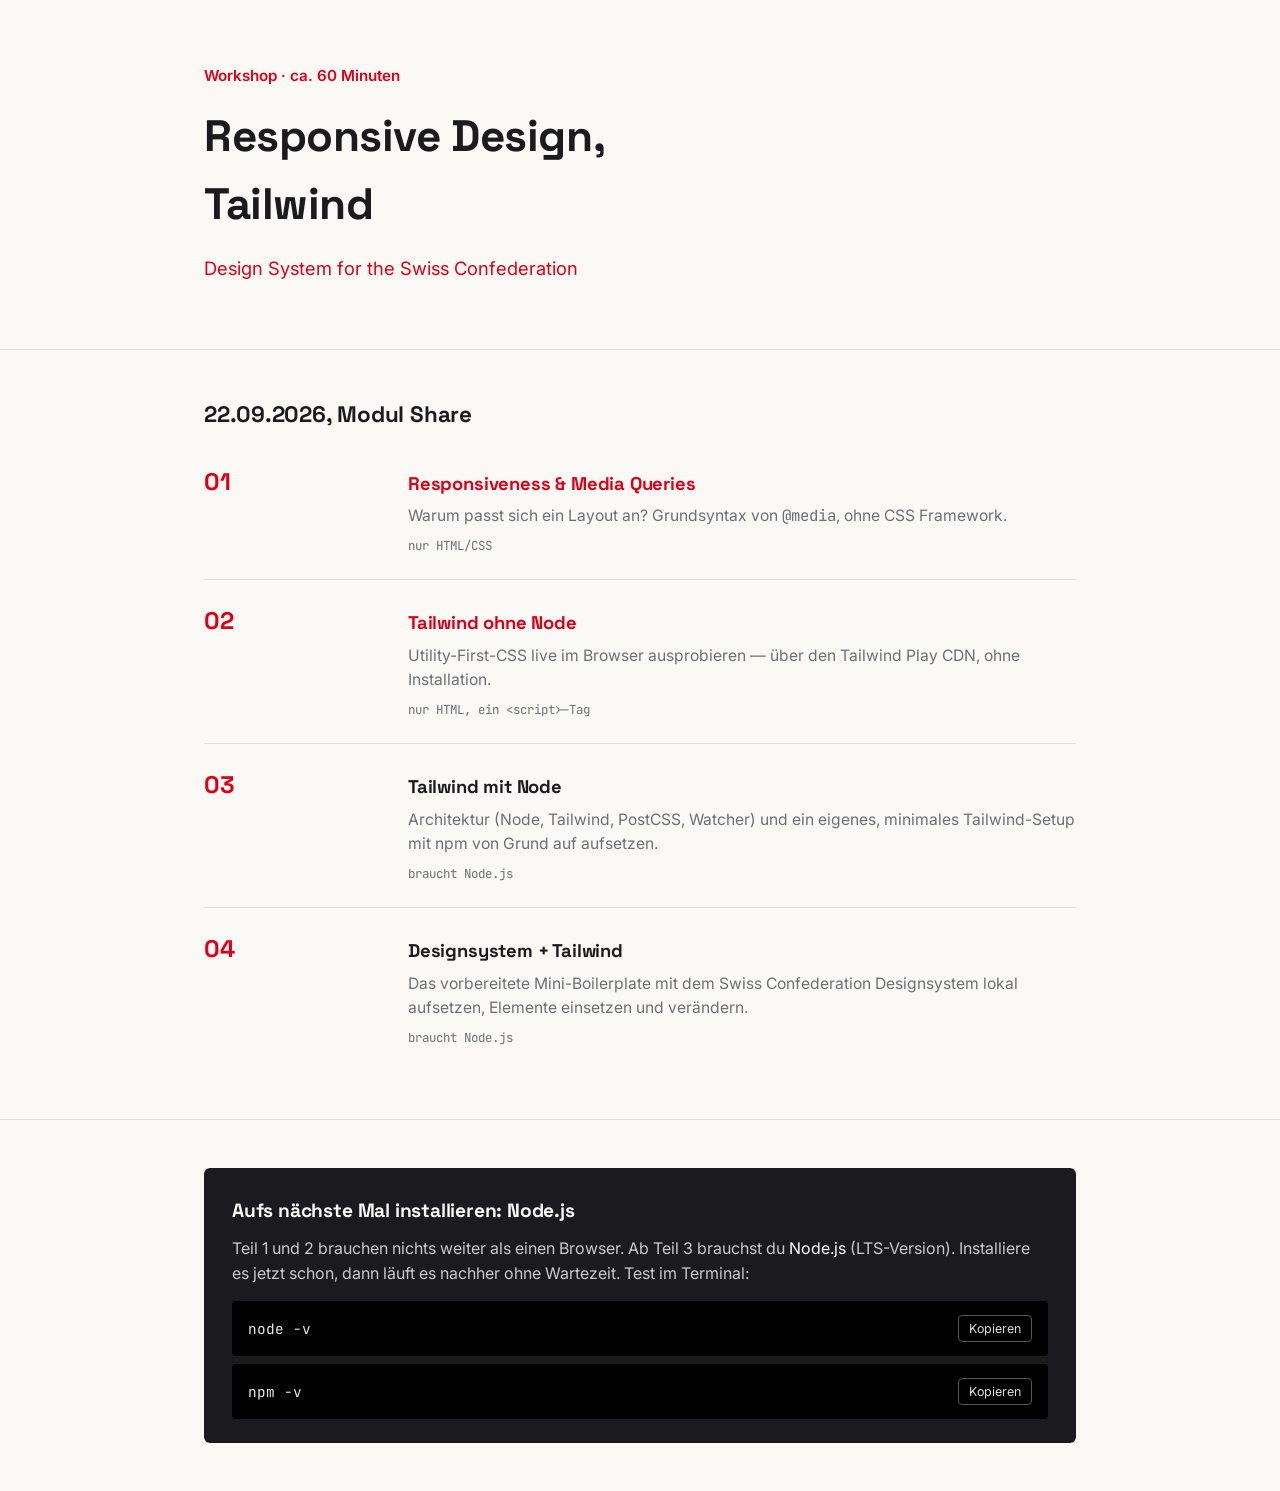
<file: teil0-intro.html>
<!DOCTYPE html>
<html lang="de">
<head>
<meta charset="UTF-8" />
<meta name="viewport" content="width=device-width, initial-scale=1.0" />
<title>Workshop – Responsive Design &amp; Tailwind</title>
<style>
  @import url('https://fonts.googleapis.com/css2?family=Space+Grotesk:wght@500;700&family=Inter:wght@400;500;600&family=JetBrains+Mono:wght@400;500&display=swap');

  :root{
    --ink:#1b1b1f;
    --paper:#faf9f6;
    --muted:#6b6f76;
    --line:#e3e1db;
    --accent:#dc0018;
    --accent-ink:#ffffff;
    --panel:#f1efe9;
  }
  *{box-sizing:border-box;}
  html,body{margin:0;padding:0;}
  body{
    background:var(--paper);
    color:var(--ink);
    font-family:'Inter',system-ui,sans-serif;
    line-height:1.55;
    -webkit-font-smoothing:antialiased;
  }
  h1,h2,h3{
    font-family:'Space Grotesk',system-ui,sans-serif;
    font-weight:700;
    margin:0;
    letter-spacing:-0.01em;
  }

  a{
    color:var(--accent);
    text-decoration:none;
  }
  code, .mono{
    font-family:'JetBrains Mono',ui-monospace,monospace;
  }
  .wrap{max-width:920px;margin:0 auto;padding:0 24px;}

  header.hero{
    border-bottom:1px solid var(--line);
    padding:64px 0 48px;
  }
  .kicker{
    color:var(--accent);
    font-weight:600;
    font-size:0.95rem;
    margin-bottom:14px;
  }
  h1{font-size:clamp(2rem, 4vw, 2.75rem); max-width:16ch;}
  .lead{
    margin-top:16px;
    font-size:1.15rem;
    color:var(--muted);
    max-width:56ch;
  }

  section{padding:48px 0;border-bottom:1px solid var(--line);}
  section:last-of-type{border-bottom:none;}

  .rule-note{
    display:flex;
    gap:14px;
    align-items:flex-start;
    background:var(--panel);
    border:1px solid var(--line);
    border-radius:6px;
    padding:18px 20px;
    font-size:0.98rem;
  }
  .rule-note strong{display:block; margin-bottom:4px;}

  .timeline{
    display:flex;
    flex-direction:column;
    gap:0;
  }
  .step{
    display:grid;
    grid-template-columns:64px 100px 1fr;
    gap:20px;
    padding:22px 0;
    border-top:1px solid var(--line);
    align-items:baseline;
  }
  .step:first-child{border-top:none;}
  .step .num{
    font-family:'Space Grotesk',sans-serif;
    font-weight:700;
    font-size:1.5rem;
    color:var(--accent);
  }
  .step .time{
    font-family:'JetBrains Mono',monospace;
    font-size:0.85rem;
    color:var(--muted);
  }
  .step h3{font-size:1.15rem; margin-bottom:6px;}
  .step p{margin:0; color:var(--muted); font-size:0.98rem;}
  .step .tag{
    display:inline-block;
    margin-top:8px;
    font-size:0.78rem;
    font-family:'JetBrains Mono',monospace;
    color:var(--muted);
  }

  .prep-box{
    background:var(--ink);
    color:var(--paper);
    border-radius:6px;
    padding:28px 28px 24px;
  }
  .prep-box h3{color:var(--paper); font-size:1.2rem; margin-bottom:10px;}
  .prep-box p{color:#c9c9cc; margin:0 0 16px;}
  .cmd{
    background:#000;
    border-radius:4px;
    padding:14px 16px;
    font-size:0.9rem;
    color:#e9e9e9;
    display:flex;
    justify-content:space-between;
    align-items:center;
    gap:12px;
  }
  .cmd + .cmd{margin-top:8px;}
  .copy-btn{
    background:transparent;
    border:1px solid #555;
    color:#ddd;
    border-radius:4px;
    padding:5px 10px;
    font-size:0.78rem;
    font-family:'Inter',sans-serif;
    cursor:pointer;
    flex-shrink:0;
  }
  .copy-btn:hover{border-color:#888; color:#fff;}
  .copy-btn.copied{border-color:var(--accent); color:var(--accent);}

  footer{padding:32px 0 64px; color:var(--muted); font-size:0.9rem;}
</style>
</head>
<body>

<header class="hero">
  <div class="wrap">
    <div class="kicker">Workshop · ca. 60 Minuten</div>
    <h1>Responsive Design, Tailwind </h1>
    
    <p class="lead">
      <a href="https://swiss.github.io/designsystem/?path=/docs/get-started--docs" target="_blank" rel="noopener">Design System for the Swiss Confederation</a>
    </p>
  </div>
</header>



<section>
  <div class="wrap">
    <h2 style="font-size:1.4rem; margin-bottom:8px;">22.09.2026, Modul Share </h2>
    <div class="timeline">

      <div class="step">
        <div class="num">01</div>
        <div class="time"></div>
        <div>
          <h3><a href="teil1-responsiveness.html">Responsiveness &amp; Media Queries</a></h3>
          <p>Warum passt sich ein Layout an? Grundsyntax von <code>@media</code>, ohne CSS Framework.</p>
          <span class="tag">nur HTML/CSS</span>
        </div>
      </div>

      <div class="step">
        <div class="num">02</div>
        <div class="time"></div>
        <div>
          <h3><a href="teil2-tailwind-ohne-node.html">Tailwind ohne Node</a></h3>
          <p>Utility-First-CSS live im Browser ausprobieren — über den Tailwind Play CDN, ohne Installation.</p>
          <span class="tag">nur HTML, ein &lt;script&gt;-Tag</span>
        </div>
      </div>

      <div class="step">
        <div class="num">03</div>
        <div class="time"></div>
        <div>
          <h3>Tailwind mit Node</h3>
          <p>Architektur (Node, Tailwind, PostCSS, Watcher) und ein eigenes, minimales Tailwind-Setup mit npm von Grund auf aufsetzen.</p>
          <span class="tag">braucht Node.js</span>
        </div>
      </div>

      <div class="step">
        <div class="num">04</div>
        <div class="time"></div>
        <div>
          <h3>Designsystem + Tailwind</h3>
          <p>Das vorbereitete Mini-Boilerplate mit dem Swiss Confederation Designsystem lokal aufsetzen, Elemente einsetzen und verändern.</p>
          <span class="tag">braucht Node.js</span>
        </div>
      </div>
    </div>
  </div>
</section>

<section>
  <div class="wrap">
    <div class="prep-box">
      <h3>Aufs nächste Mal installieren: Node.js</h3>
      <p>
        Teil 1 und 2 brauchen nichts weiter als einen Browser. Ab Teil 3
        brauchst du <a href="https://nodejs.org/" style="color:#fff;" target="_blank" rel="noopener">Node.js</a>
        (LTS-Version). Installiere es jetzt schon, dann läuft es nachher ohne Wartezeit.
        Test im Terminal:
      </p>
      <div class="cmd">
        <span class="mono">node -v</span>
        <button class="copy-btn" data-copy="node -v">Kopieren</button>
      </div>
      <div class="cmd">
        <span class="mono">npm -v</span>
        <button class="copy-btn" data-copy="npm -v">Kopieren</button>
      </div>
    </div>
  </div>
</section>



<script>
  document.querySelectorAll('.copy-btn[data-copy]').forEach(btn => {
    btn.addEventListener('click', () => {
      navigator.clipboard.writeText(btn.dataset.copy).then(() => {
        const old = btn.textContent;
        btn.textContent = 'Kopiert ✓';
        btn.classList.add('copied');
        setTimeout(() => { btn.textContent = old; btn.classList.remove('copied'); }, 1500);
      });
    });
  });
</script>

</body>
</html>
</file>
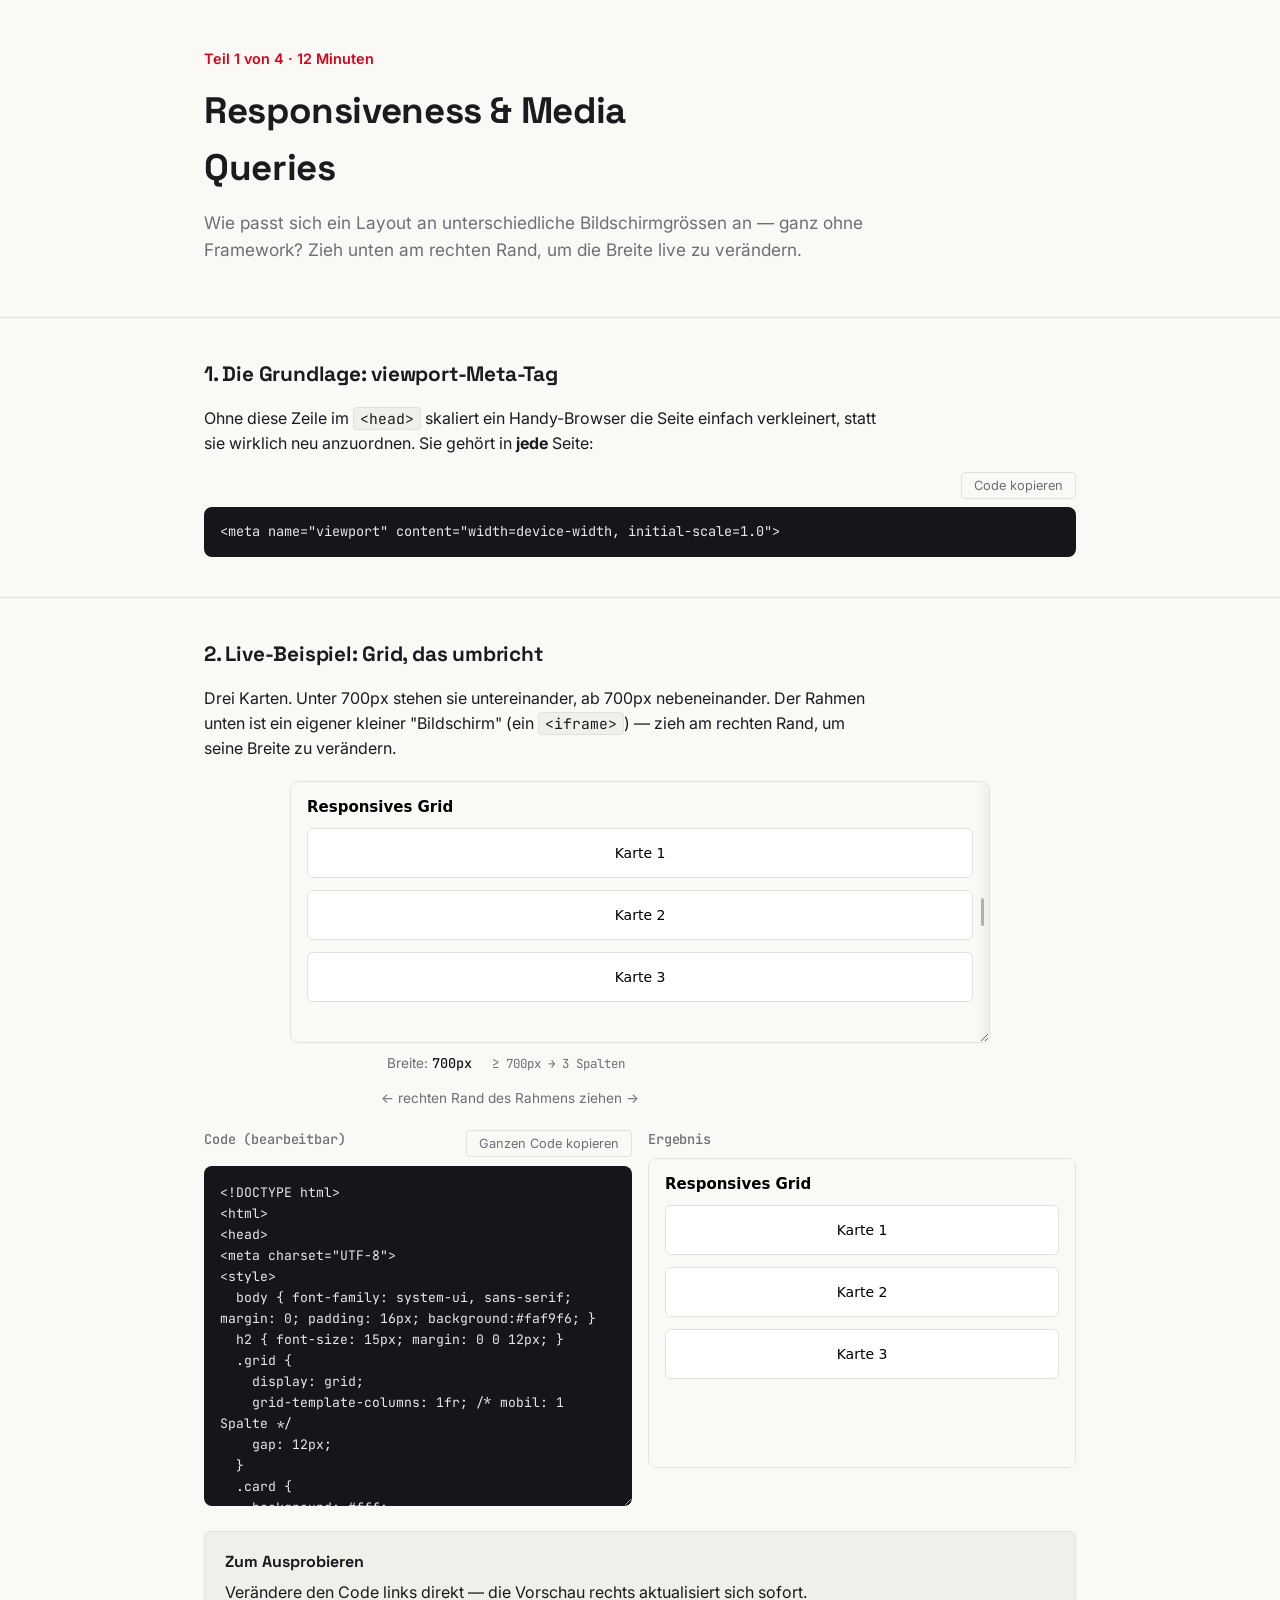
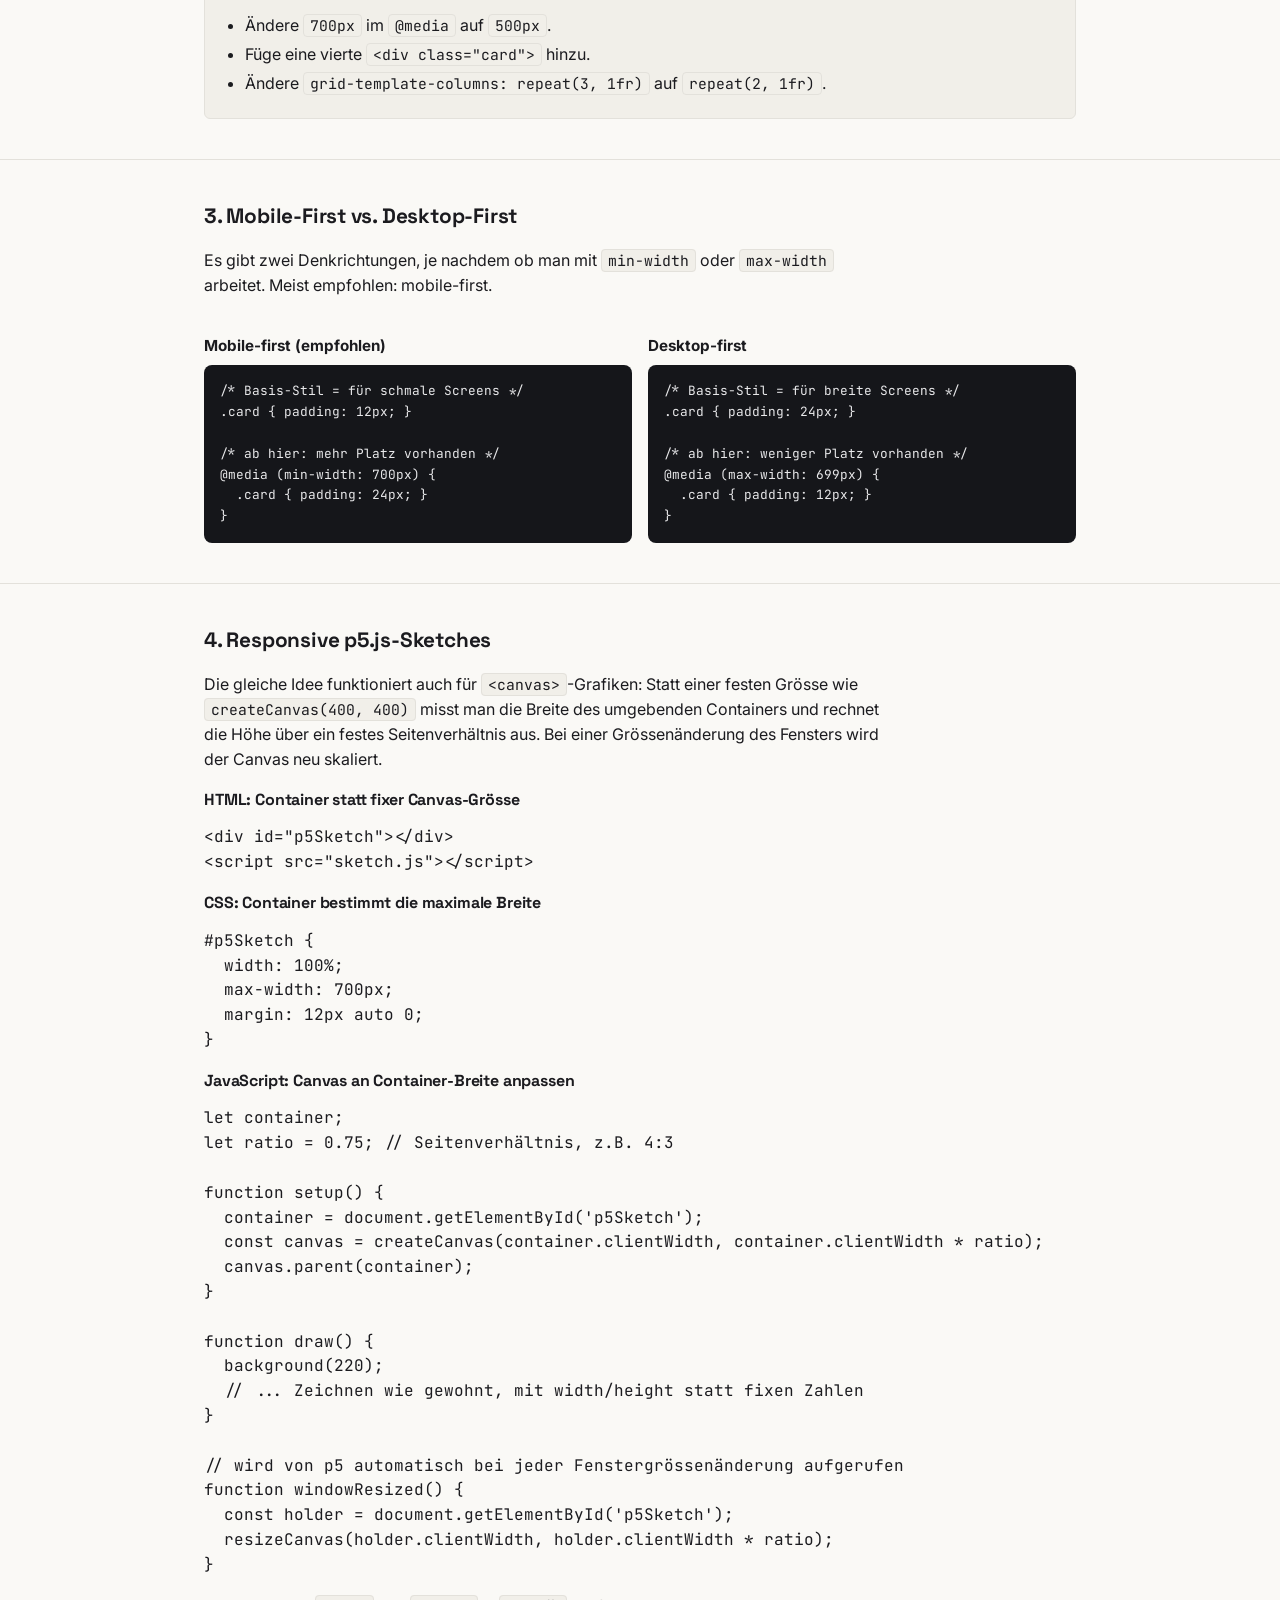
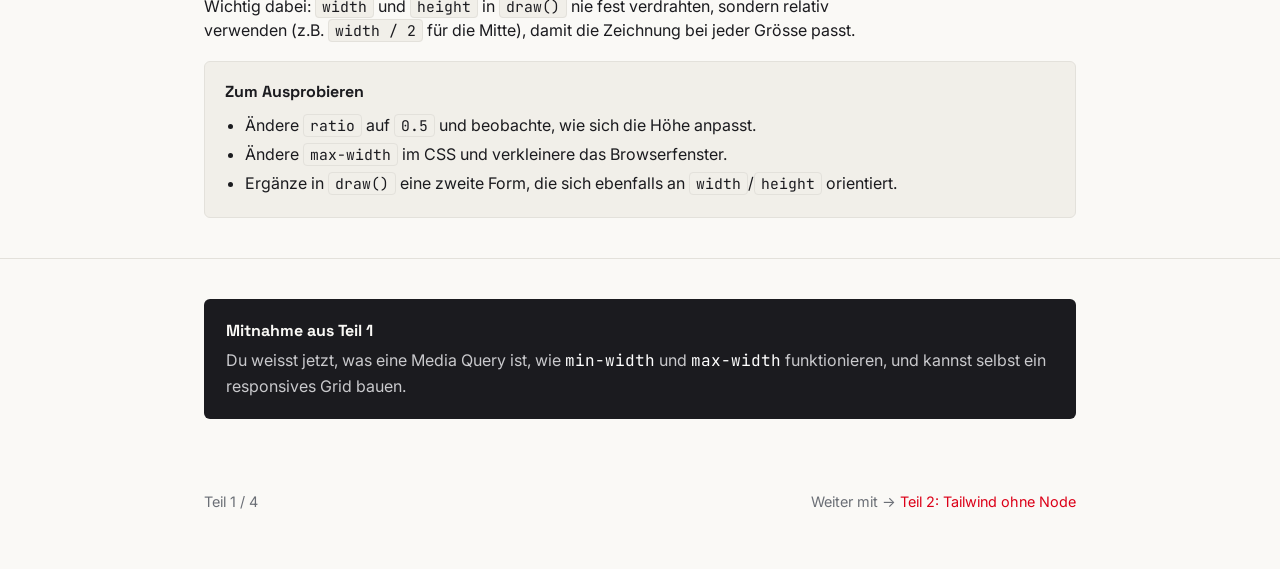
<file: teil1-responsiveness.html>
<!DOCTYPE html>
<html lang="de">
<head>
<meta charset="UTF-8" />
<meta name="viewport" content="width=device-width, initial-scale=1.0" />
<title>Teil 1 – Responsiveness &amp; Media Queries</title>
<style>
  @import url('https://fonts.googleapis.com/css2?family=Space+Grotesk:wght@500;700&family=Inter:wght@400;500;600&family=JetBrains+Mono:wght@400;500&display=swap');

  :root{
    --ink:#1b1b1f;
    --paper:#faf9f6;
    --muted:#6b6f76;
    --line:#e3e1db;
    --accent:#dc0018;
    --panel:#f1efe9;
    --code-bg:#15161a;
    --code-ink:#e8e8ea;
  }
  *{box-sizing:border-box;}
  html,body{margin:0;padding:0;}
  body{
    background:var(--paper);
    color:var(--ink);
    font-family:'Inter',system-ui,sans-serif;
    line-height:1.55;
    -webkit-font-smoothing:antialiased;
  }
  h1,h2,h3{
    font-family:'Space Grotesk',system-ui,sans-serif;
    font-weight:700;
    margin:0;
    letter-spacing:-0.01em;
  }
  code,.mono{font-family:'JetBrains Mono',ui-monospace,monospace;}
  .wrap{max-width:920px;margin:0 auto;padding:0 24px;}

  header.hero{border-bottom:1px solid var(--line); padding:48px 0 36px;}
  .kicker{color:var(--accent); font-weight:600; font-size:0.9rem; margin-bottom:12px;}
  .kicker a{color:var(--accent);}
  h1{font-size:clamp(1.8rem, 3.4vw, 2.3rem); max-width:22ch;}
  .lead{margin-top:14px; font-size:1.08rem; color:var(--muted); max-width:62ch;}

  section{padding:40px 0; border-bottom:1px solid var(--line);}
  section:last-of-type{border-bottom:none;}
  h2{font-size:1.3rem; margin-bottom:14px;}
  p{max-width:68ch;}

  .inline-code{
    background:var(--panel);
    border:1px solid var(--line);
    border-radius:4px;
    padding:1px 6px;
    font-size:0.92em;
  }

  /* Resizable device frame */
  .device-shell{
    display:flex;
    justify-content:center;
    margin:20px 0 10px;
  }
  .device{
    position:relative;
    width:700px;
    max-width:100%;
    border:1px solid var(--line);
    border-radius:8px;
    background:#fff;
    overflow:hidden;
    resize:horizontal;
    min-width:280px;
    max-width:100%;
  }
  .device iframe{
    display:block;
    width:100%;
    height:260px;
    border:0;
  }
  .device-handle{
    position:absolute;
    top:0; right:0; bottom:0;
    width:14px;
    cursor:ew-resize;
    background:linear-gradient(90deg, transparent, rgba(0,0,0,0.04));
    display:flex;
    align-items:center;
    justify-content:center;
  }
  .device-handle::after{
    content:"";
    width:3px; height:28px;
    border-radius:2px;
    background:var(--muted);
    opacity:0.5;
  }
  .device-label{
    text-align:center;
    font-size:0.85rem;
    color:var(--muted);
    margin-top:10px;
  }
  .device-label .w{font-family:'JetBrains Mono',monospace; color:var(--ink); font-weight:500;}
  .device-label .bp{
    display:inline-block;
    margin-left:8px;
    padding:1px 8px;
    border-radius:99px;
    font-size:0.78rem;
    font-family:'JetBrains Mono',monospace;
  }
  .bp.is-narrow{background:#eee; color:var(--muted);}
  .bp.is-wide{background:var(--accent); color:#fff;}

  .hint{font-size:0.85rem; color:var(--muted); text-align:center; margin-top:4px;}

  /* Code editor + preview pairing */
  .lab{
    display:grid;
    grid-template-columns:1fr 1fr;
    gap:16px;
    margin-top:20px;
  }
  @media (max-width: 760px){
    .lab{grid-template-columns:1fr;}
  }
  .lab-col h3{
    font-size:0.85rem;
    font-family:'JetBrains Mono',monospace;
    font-weight:500;
    color:var(--muted);
    margin-bottom:8px;
    text-transform:none;
  }
  textarea.code-editor{
    width:100%;
    height:340px;
    background:var(--code-bg);
    color:var(--code-ink);
    font-family:'JetBrains Mono',monospace;
    font-size:0.82rem;
    line-height:1.6;
    border:none;
    border-radius:8px;
    padding:16px;
    resize:vertical;
    tab-size:2;
  }
  .lab-preview{
    border:1px solid var(--line);
    border-radius:8px;
    overflow:hidden;
    background:#fff;
  }
  .lab-preview .device{
    width:100%;
    border:none;
    border-radius:0;
  }
  .lab-preview iframe{height:308px;}

  .copy-row{display:flex; justify-content:flex-end; margin-bottom:8px;}
  .copy-btn{
    background:transparent;
    border:1px solid var(--line);
    color:var(--muted);
    border-radius:4px;
    padding:5px 12px;
    font-size:0.8rem;
    font-family:'Inter',sans-serif;
    cursor:pointer;
  }
  .copy-btn:hover{border-color:var(--ink); color:var(--ink);}
  .copy-btn.copied{border-color:var(--accent); color:var(--accent);}

  .task{
    background:var(--panel);
    border:1px solid var(--line);
    border-radius:6px;
    padding:18px 20px;
    margin-top:18px;
  }
  .task strong{display:block; margin-bottom:6px; font-family:'Space Grotesk',sans-serif;}
  .task ul{margin:8px 0 0; padding-left:20px;}
  .task li{margin-bottom:4px;}

  .compare{
    display:grid;
    grid-template-columns:1fr 1fr;
    gap:16px;
  }
  @media (max-width: 700px){ .compare{grid-template-columns:1fr;} }
  .compare pre{
    background:var(--code-bg);
    color:var(--code-ink);
    padding:16px;
    border-radius:8px;
    font-size:0.8rem;
    overflow-x:auto;
    margin:0;
  }
  .compare h4{font-size:0.95rem; margin-bottom:8px;}

  .takeaway{
    background:var(--ink);
    color:var(--paper);
    border-radius:6px;
    padding:20px 22px;
  }
  .takeaway strong{color:var(--paper); font-family:'Space Grotesk',sans-serif; display:block; margin-bottom:4px;}
  .takeaway span{color:#c9c9cc;}

  footer{padding:32px 0 64px; color:var(--muted); font-size:0.9rem; display:flex; justify-content:space-between;}
  footer a{color:var(--accent); text-decoration:none;}
</style>
</head>
<body>

<header class="hero">
  <div class="wrap">
    <div class="kicker">Teil 1 von 4 · 12 Minuten</div>
    <h1>Responsiveness &amp; Media Queries</h1>
    <p class="lead">
      Wie passt sich ein Layout an unterschiedliche Bildschirmgrössen an —
      ganz ohne Framework? Zieh unten am rechten Rand, um die Breite live
      zu verändern.
    </p>
  </div>
</header>

<section>
  <div class="wrap">
    <h2>1. Die Grundlage: viewport-Meta-Tag</h2>
    <p>
      Ohne diese Zeile im <code class="inline-code">&lt;head&gt;</code>
      skaliert ein Handy-Browser die Seite einfach verkleinert, statt sie
      wirklich neu anzuordnen. Sie gehört in <strong>jede</strong> Seite:
    </p>
    <div class="copy-row">
      <button class="copy-btn" data-copy='<meta name="viewport" content="width=device-width, initial-scale=1.0">'>Code kopieren</button>
    </div>
    <pre style="background:var(--code-bg); color:var(--code-ink); padding:14px 16px; border-radius:8px; font-size:0.85rem; margin:0;"><code>&lt;meta name="viewport" content="width=device-width, initial-scale=1.0"&gt;</code></pre>
  </div>
</section>

<section>
  <div class="wrap">
    <h2>2. Live-Beispiel: Grid, das umbricht</h2>
    <p>
      Drei Karten. Unter 700px stehen sie untereinander, ab 700px nebeneinander.
      Der Rahmen unten ist ein eigener kleiner "Bildschirm" (ein
      <code class="inline-code">&lt;iframe&gt;</code>) — zieh am rechten Rand,
      um seine Breite zu verändern.
    </p>

    <div class="device-shell">
      <div class="device" id="device1">
        <iframe id="frame1" title="Live-Vorschau Grid"></iframe>
        <div class="device-handle" id="handle1"></div>
      </div>
    </div>
    <p class="device-label">Breite: <span class="w" id="width1">700px</span> <span class="bp" id="bp1">≥ 700px → 3 Spalten</span></p>
    <p class="hint">← rechten Rand des Rahmens ziehen →</p>

    <div class="lab">
      <div class="lab-col">
        <div class="copy-row" style="justify-content:space-between; align-items:center;">
          <h3>Code (bearbeitbar)</h3>
          <button class="copy-btn" id="copyBtn1">Ganzen Code kopieren</button>
        </div>
        <textarea class="code-editor" id="editor1" spellcheck="false"></textarea>
      </div>
      <div class="lab-col">
        <h3>Ergebnis</h3>
        <div class="lab-preview">
          <div class="device" style="resize:none;">
            <iframe id="frameLive1" title="Live-Editor-Vorschau"></iframe>
          </div>
        </div>
      </div>
    </div>

    <div class="task">
      <strong>Zum Ausprobieren</strong>
      Verändere den Code links direkt — die Vorschau rechts aktualisiert sich sofort.
      <ul>
        <li>Ändere <code class="inline-code">700px</code> im <code class="inline-code">@media</code> auf <code class="inline-code">500px</code>.</li>
        <li>Füge eine vierte <code class="inline-code">&lt;div class="card"&gt;</code> hinzu.</li>
        <li>Ändere <code class="inline-code">grid-template-columns: repeat(3, 1fr)</code> auf <code class="inline-code">repeat(2, 1fr)</code>.</li>
      </ul>
    </div>
  </div>
</section>

<section>
  <div class="wrap">
    <h2>3. Mobile-First vs. Desktop-First</h2>
    <p>
      Es gibt zwei Denkrichtungen, je nachdem ob man mit <code class="inline-code">min-width</code>
      oder <code class="inline-code">max-width</code> arbeitet. Meist empfohlen: mobile-first.
    </p>
    <div class="compare">
      <div>
        <h4>Mobile-first (empfohlen)</h4>
        <pre><code>/* Basis-Stil = für schmale Screens */
.card { padding: 12px; }

/* ab hier: mehr Platz vorhanden */
@media (min-width: 700px) {
  .card { padding: 24px; }
}</code></pre>
      </div>
      <div>
        <h4>Desktop-first</h4>
        <pre><code>/* Basis-Stil = für breite Screens */
.card { padding: 24px; }

/* ab hier: weniger Platz vorhanden */
@media (max-width: 699px) {
  .card { padding: 12px; }
}</code></pre>
      </div>
    </div>
  </div>
</section>

<section>
  <div class="wrap">
    <h2>4. Responsive p5.js-Sketches</h2>
    <p>
      Die gleiche Idee funktioniert auch für <code class="inline-code">&lt;canvas&gt;</code>-Grafiken:
      Statt einer festen Grösse wie <code class="inline-code">createCanvas(400, 400)</code> misst man
      die Breite des umgebenden Containers und rechnet die Höhe über ein festes Seitenverhältnis aus.
      Bei einer Grössenänderung des Fensters wird der Canvas neu skaliert.
    </p>

    <h3 style="font-size:1rem; margin-bottom:8px;">HTML: Container statt fixer Canvas-Grösse</h3>
    <pre><code>&lt;div id="p5Sketch"&gt;&lt;/div&gt;
&lt;script src="sketch.js"&gt;&lt;/script&gt;</code></pre>

    <h3 style="font-size:1rem; margin:16px 0 8px;">CSS: Container bestimmt die maximale Breite</h3>
    <pre><code>#p5Sketch {
  width: 100%;
  max-width: 700px;
  margin: 12px auto 0;
}</code></pre>

    <h3 style="font-size:1rem; margin:16px 0 8px;">JavaScript: Canvas an Container-Breite anpassen</h3>
    <pre><code>let container;
let ratio = 0.75; // Seitenverhältnis, z.B. 4:3

function setup() {
  container = document.getElementById('p5Sketch');
  const canvas = createCanvas(container.clientWidth, container.clientWidth * ratio);
  canvas.parent(container);
}

function draw() {
  background(220);
  // ... Zeichnen wie gewohnt, mit width/height statt fixen Zahlen
}

// wird von p5 automatisch bei jeder Fenstergrössenänderung aufgerufen
function windowResized() {
  const holder = document.getElementById('p5Sketch');
  resizeCanvas(holder.clientWidth, holder.clientWidth * ratio);
}</code></pre>

    <p>
      Wichtig dabei: <code class="inline-code">width</code> und <code class="inline-code">height</code>
      in <code class="inline-code">draw()</code> nie fest verdrahten, sondern relativ verwenden
      (z.B. <code class="inline-code">width / 2</code> für die Mitte), damit die Zeichnung bei jeder
      Grösse passt.
    </p>

    <div class="task">
      <strong>Zum Ausprobieren</strong>
      <ul>
        <li>Ändere <code class="inline-code">ratio</code> auf <code class="inline-code">0.5</code> und beobachte, wie sich die Höhe anpasst.</li>
        <li>Ändere <code class="inline-code">max-width</code> im CSS und verkleinere das Browserfenster.</li>
        <li>Ergänze in <code class="inline-code">draw()</code> eine zweite Form, die sich ebenfalls an <code class="inline-code">width</code>/<code class="inline-code">height</code> orientiert.</li>
      </ul>
    </div>
  </div>
</section>

<section>
  <div class="wrap">
    <div class="takeaway">
      <strong>Mitnahme aus Teil 1</strong>
      <span>Du weisst jetzt, was eine Media Query ist, wie <code style="color:#fff;">min-width</code> und <code style="color:#fff;">max-width</code> funktionieren, und kannst selbst ein responsives Grid bauen.</span>
    </div>
  </div>
</section>

<footer>
  <div class="wrap" style="display:flex; justify-content:space-between; width:100%;">
    <span>Teil 1 / 4</span>
    <span>Weiter mit → <a href="teil2-tailwind-ohne-node.html">Teil 2: Tailwind ohne Node</a></span>
  </div>
</footer>

<script>
  const demoSource = `<!DOCTYPE html>
<html>
<head>
<meta charset="UTF-8">
<style>
  body { font-family: system-ui, sans-serif; margin: 0; padding: 16px; background:#faf9f6; }
  h2 { font-size: 15px; margin: 0 0 12px; }
  .grid {
    display: grid;
    grid-template-columns: 1fr; /* mobil: 1 Spalte */
    gap: 12px;
  }
  .card {
    background: #fff;
    border: 1px solid #e3e1db;
    border-radius: 6px;
    padding: 16px;
    text-align: center;
    font-size: 14px;
  }

  /* Ab 700px Breite: 3 Spalten nebeneinander */
  @media (min-width: 700px) {
    .grid {
      grid-template-columns: repeat(3, 1fr);
    }
  }
</style>
<\/head>
<body>
  <h2>Responsives Grid</h2>
  <div class="grid">
    <div class="card">Karte 1</div>
    <div class="card">Karte 2</div>
    <div class="card">Karte 3</div>
  </div>
<\/body>
<\/html>`;

  // statische Demo (nicht editierbar) oben
  document.getElementById('frame1').srcdoc = demoSource;

  // editierbare Demo
  const editor1 = document.getElementById('editor1');
  const frameLive1 = document.getElementById('frameLive1');
  editor1.value = demoSource;
  frameLive1.srcdoc = demoSource;

  let debounce1;
  editor1.addEventListener('input', () => {
    clearTimeout(debounce1);
    debounce1 = setTimeout(() => {
      frameLive1.srcdoc = editor1.value;
    }, 250);
  });

  // Resize-Handle für Device 1
  function makeResizable(deviceEl, handleEl, labelId, bpId, threshold) {
    let dragging = false;
    handleEl.addEventListener('mousedown', (e) => {
      dragging = true;
      e.preventDefault();
    });
    window.addEventListener('mousemove', (e) => {
      if (!dragging) return;
      const rect = deviceEl.parentElement.getBoundingClientRect();
      let newWidth = e.clientX - rect.left;
      newWidth = Math.max(280, Math.min(newWidth, rect.width));
      deviceEl.style.width = newWidth + 'px';
      document.getElementById(labelId).textContent = Math.round(newWidth) + 'px';
      const bpEl = document.getElementById(bpId);
      if (newWidth >= threshold) {
        bpEl.textContent = `≥ ${threshold}px → 3 Spalten`;
        bpEl.classList.add('is-wide');
        bpEl.classList.remove('is-narrow');
      } else {
        bpEl.textContent = `< ${threshold}px → 1 Spalte`;
        bpEl.classList.add('is-narrow');
        bpEl.classList.remove('is-wide');
      }
    });
    window.addEventListener('mouseup', () => dragging = false);
  }
  makeResizable(document.getElementById('device1'), document.getElementById('handle1'), 'width1', 'bp1', 700);

  // Copy-Buttons
  document.querySelectorAll('.copy-btn[data-copy]').forEach(btn => {
    btn.addEventListener('click', () => {
      navigator.clipboard.writeText(btn.dataset.copy).then(() => flashCopied(btn));
    });
  });
  document.getElementById('copyBtn1').addEventListener('click', () => {
    navigator.clipboard.writeText(editor1.value).then(() => flashCopied(document.getElementById('copyBtn1')));
  });
  function flashCopied(btn) {
    const old = btn.textContent;
    btn.textContent = 'Kopiert ✓';
    btn.classList.add('copied');
    setTimeout(() => { btn.textContent = old; btn.classList.remove('copied'); }, 1500);
  }
</script>

</body>
</html>
</file>
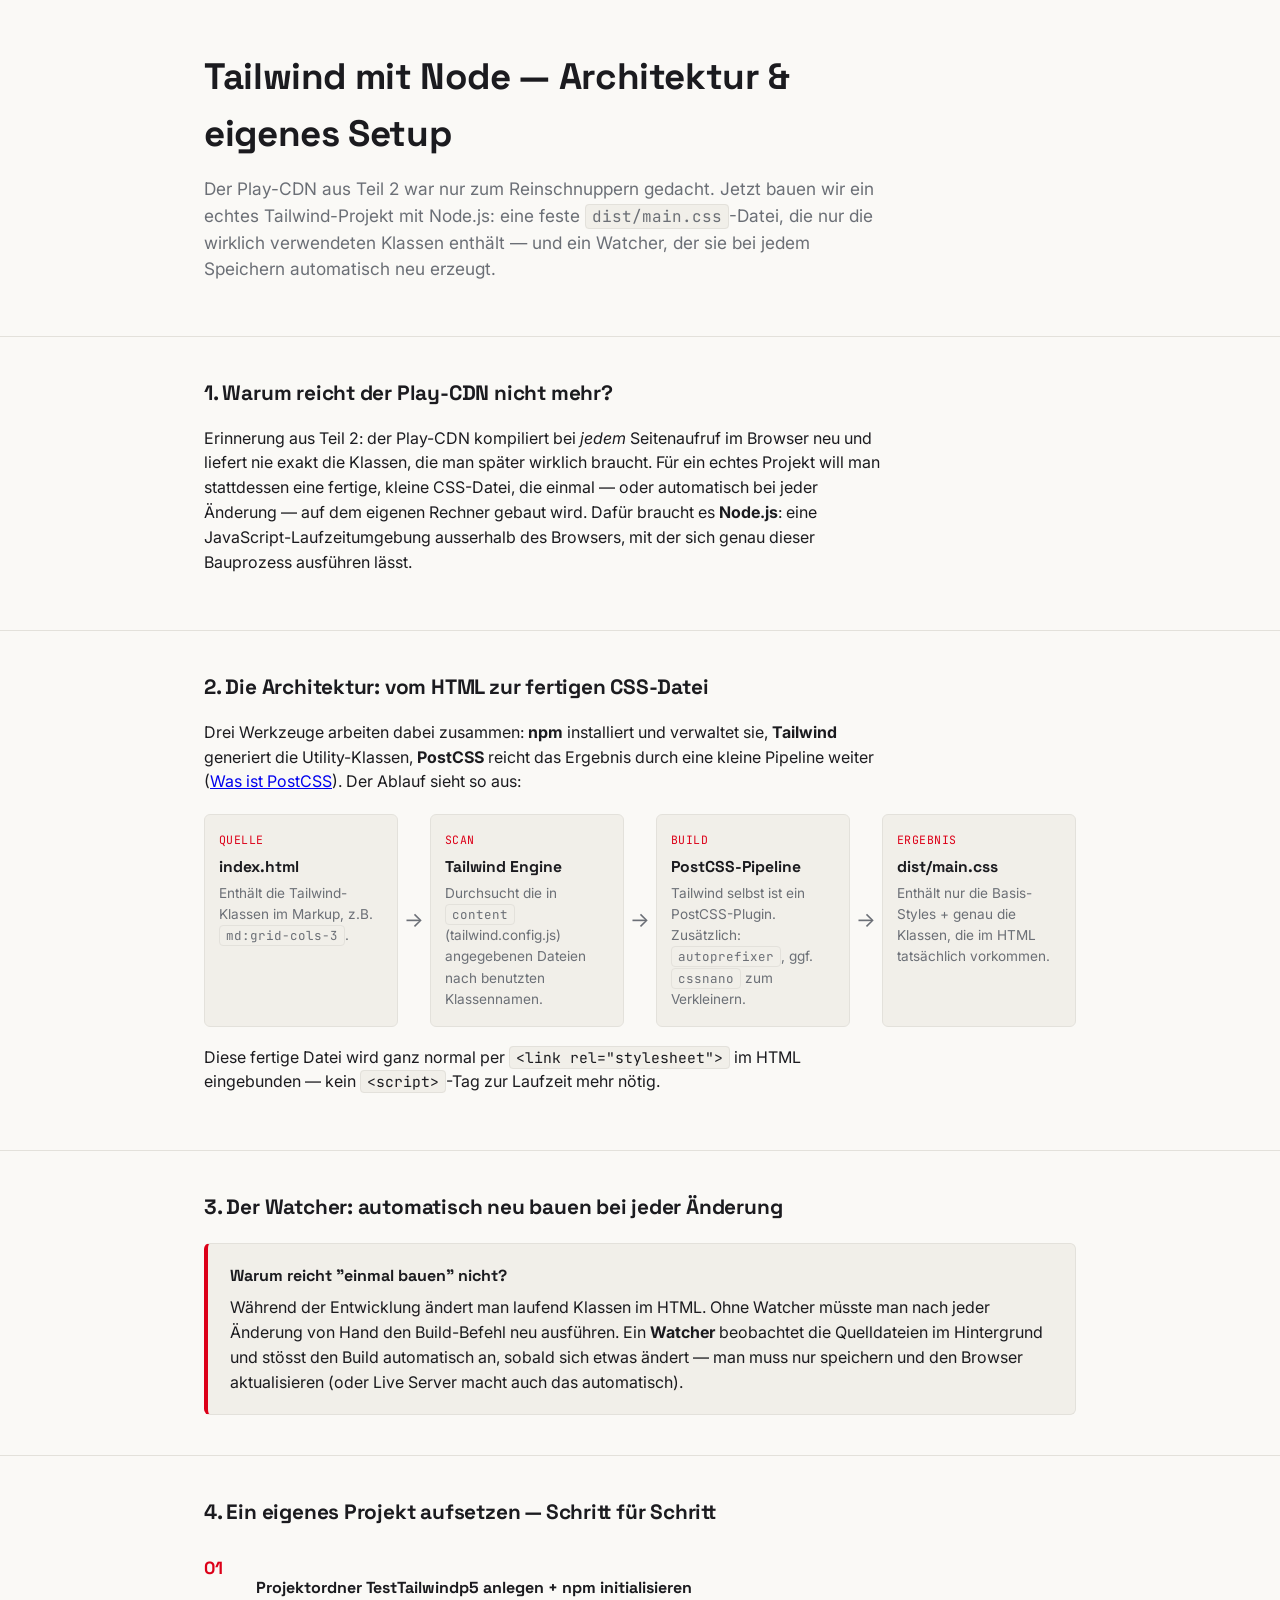
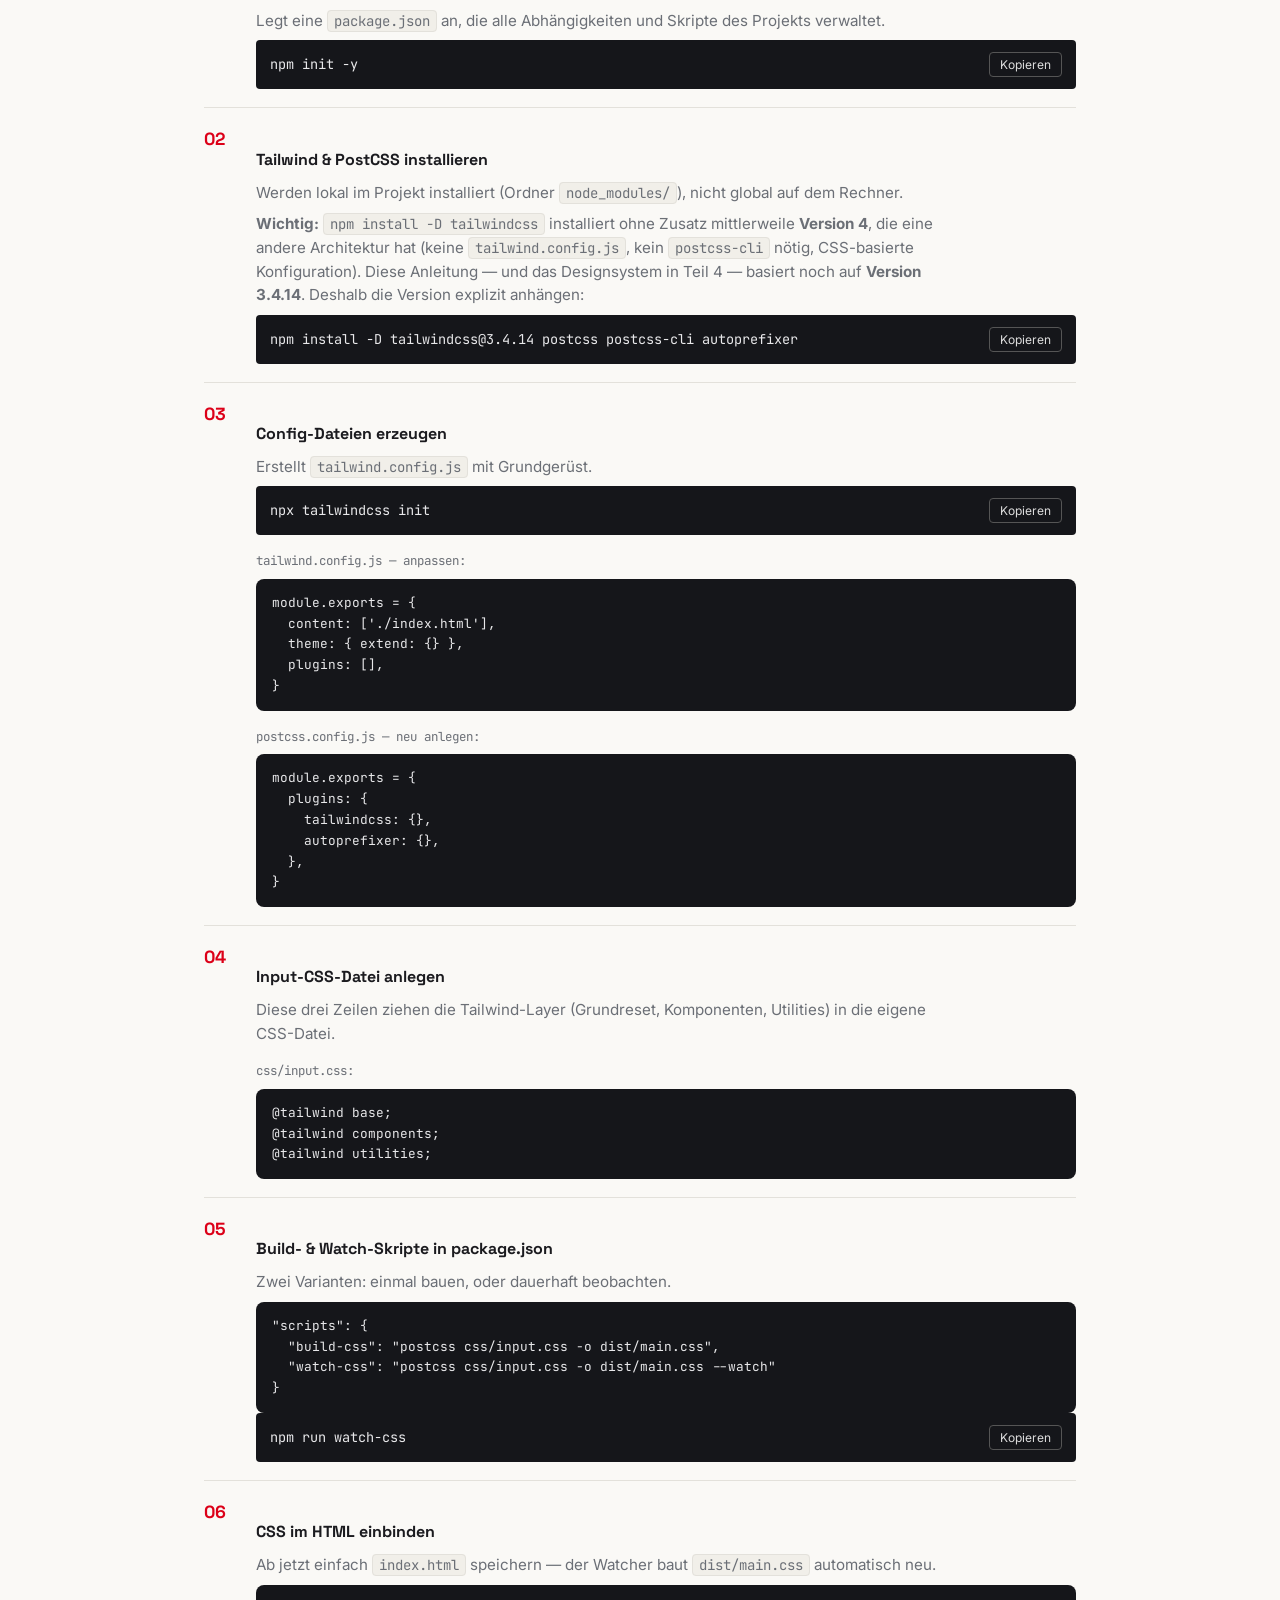
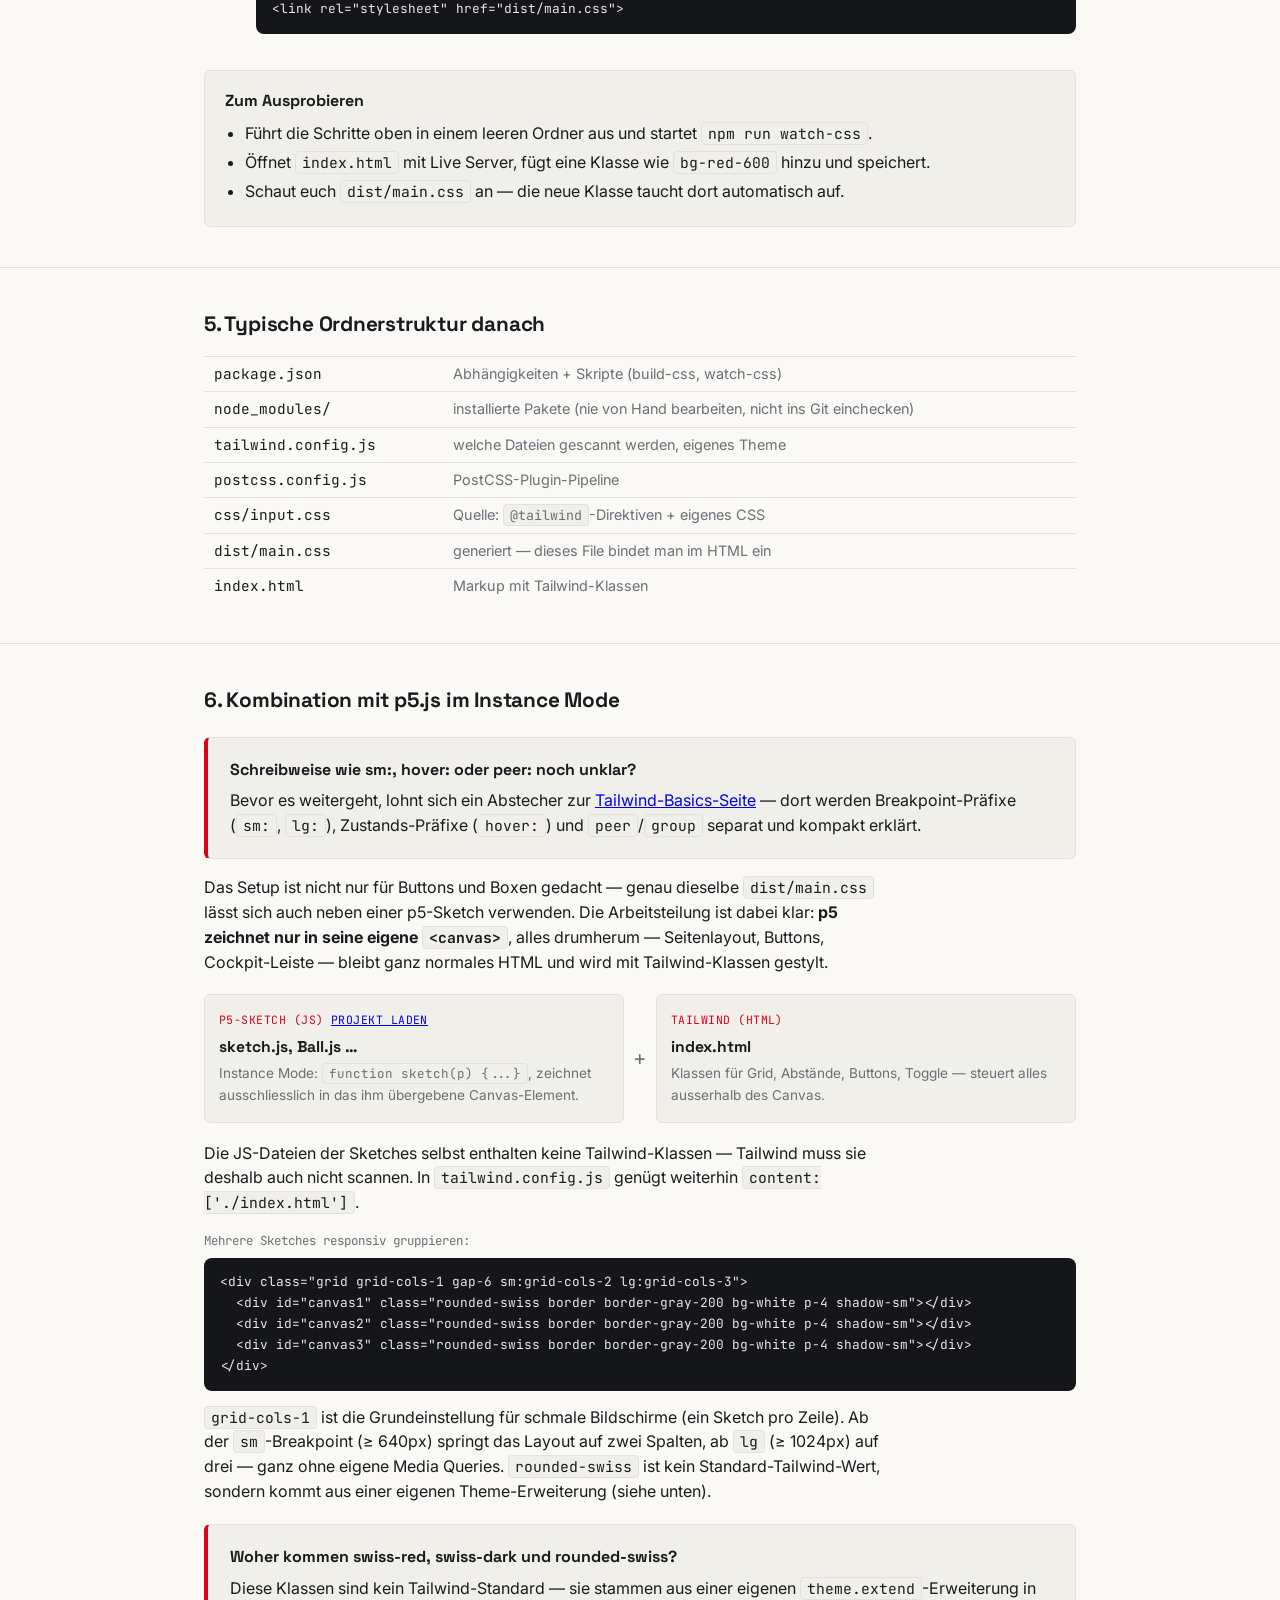
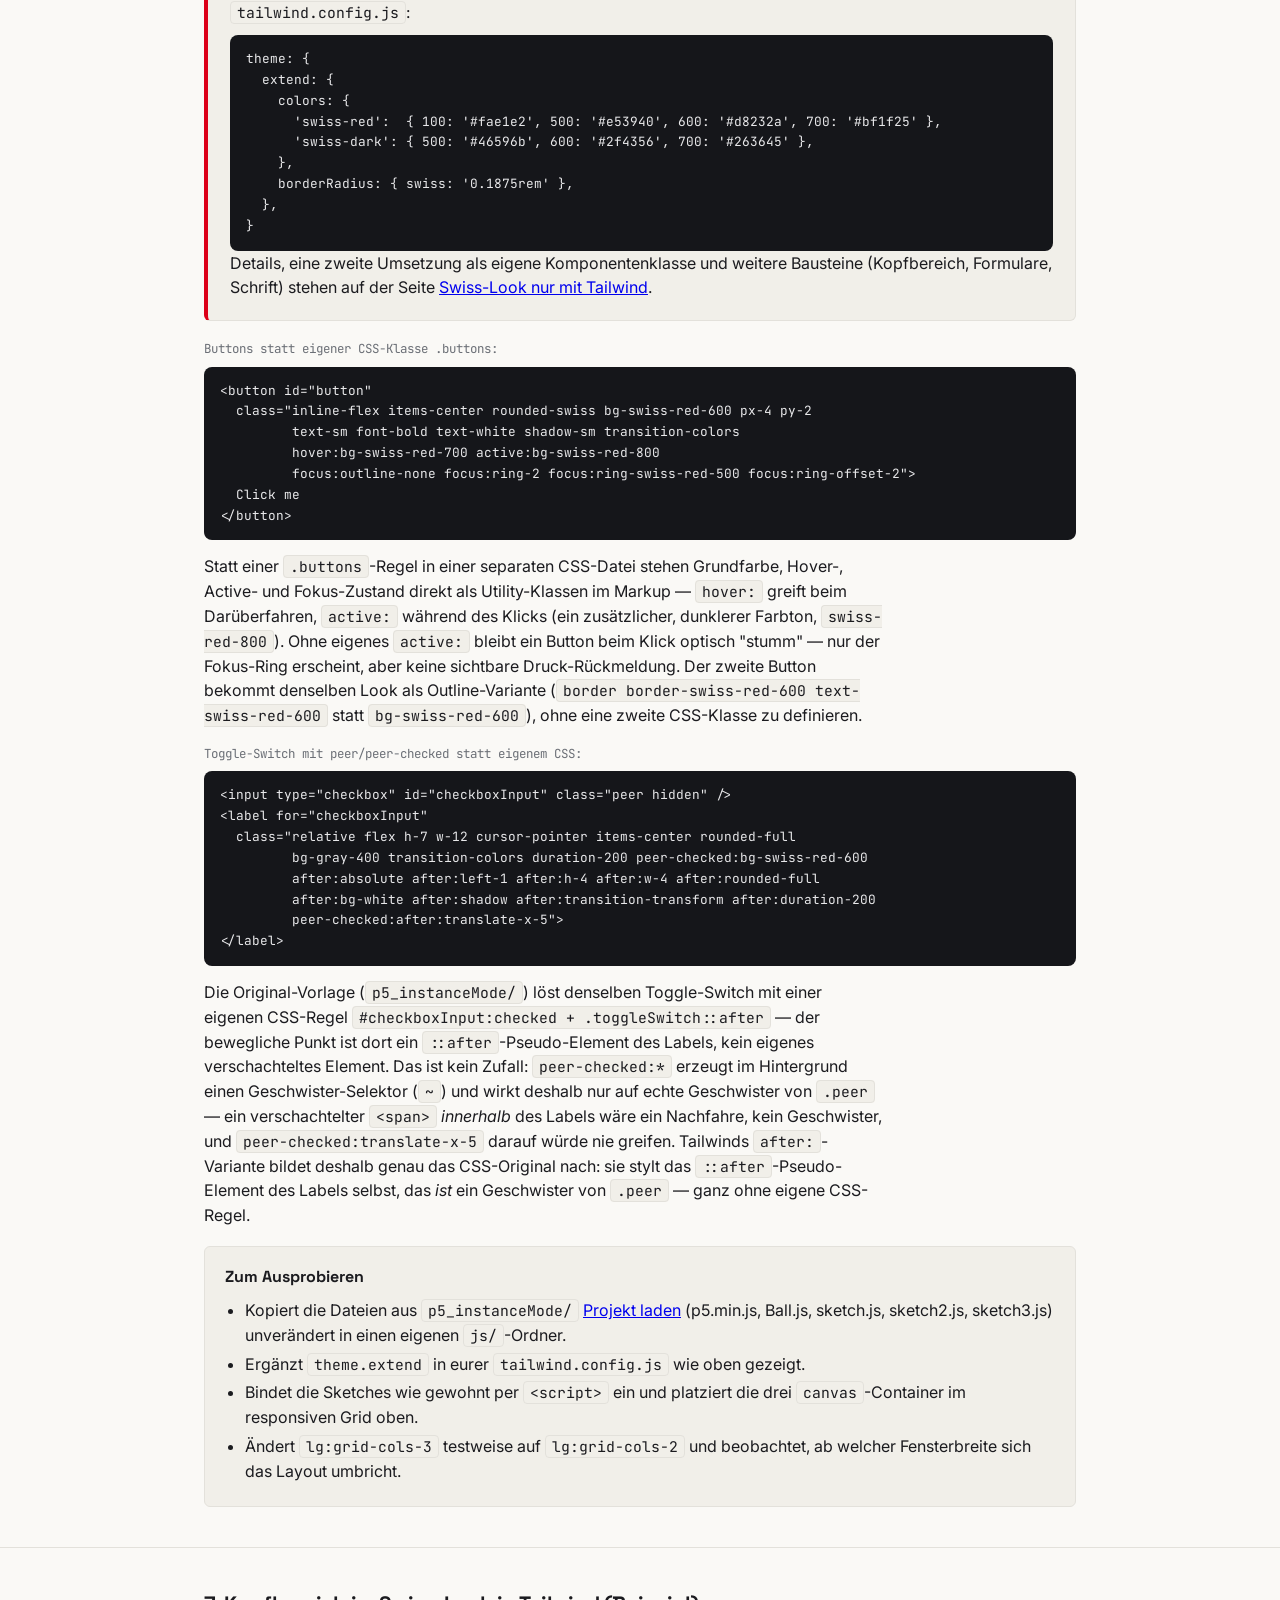
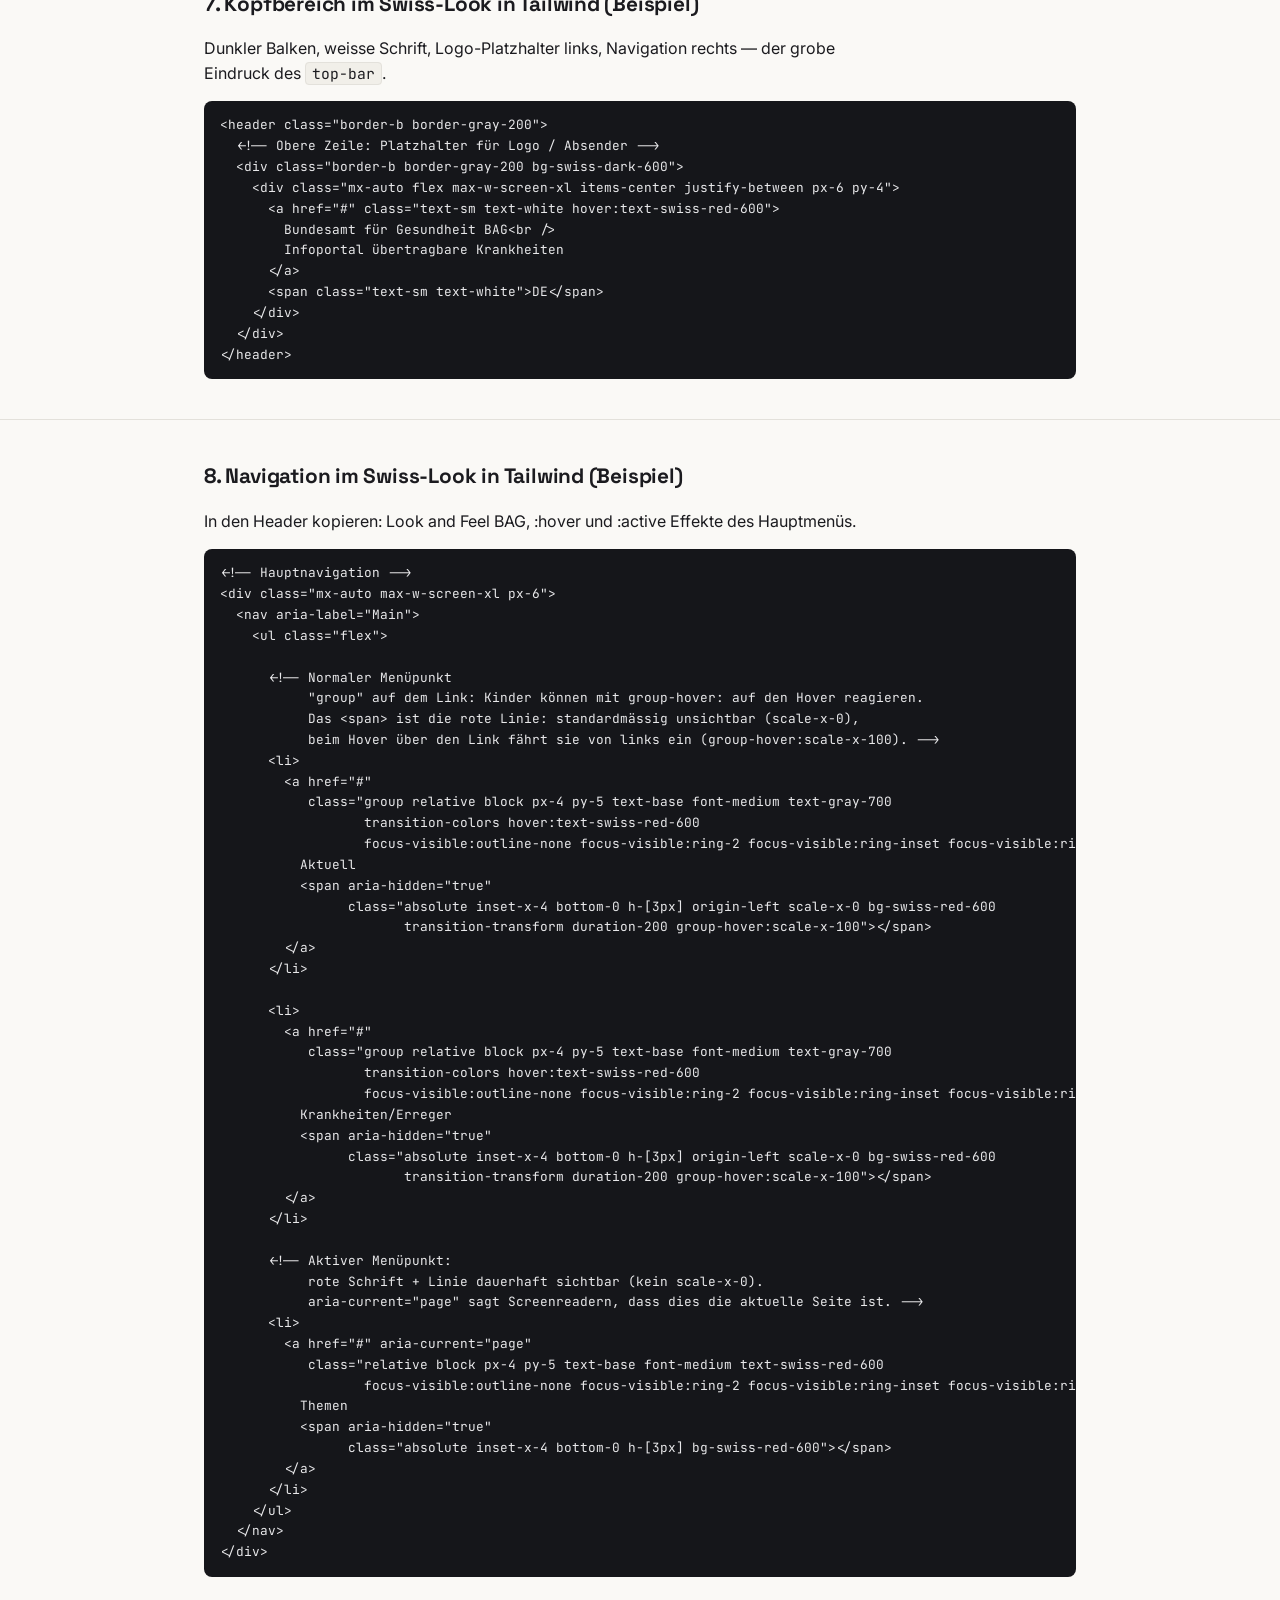
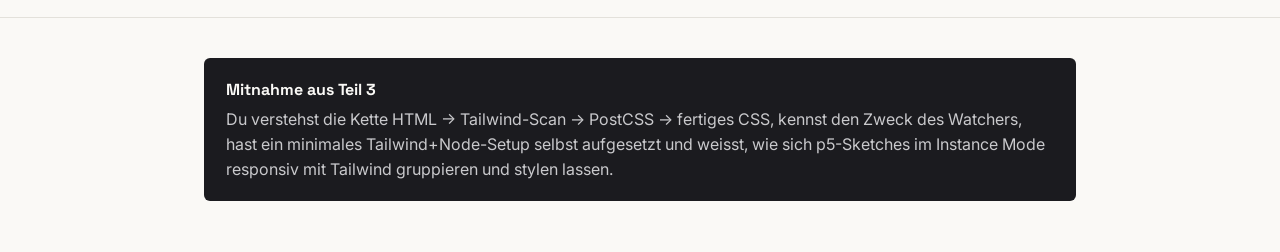
<file: teil3-tailwind-mit-node.html>
<!DOCTYPE html>
<html lang="de">
<head>
<meta charset="UTF-8" />
<meta name="viewport" content="width=device-width, initial-scale=1.0" />
<title>Teil 3 – Tailwind mit Node</title>
<style>
  @import url('https://fonts.googleapis.com/css2?family=Space+Grotesk:wght@500;700&family=Inter:wght@400;500;600&family=JetBrains+Mono:wght@400;500&display=swap');

  :root{
    --ink:#1b1b1f;
    --paper:#faf9f6;
    --muted:#6b6f76;
    --line:#e3e1db;
    --accent:#dc0018;
    --panel:#f1efe9;
    --code-bg:#15161a;
    --code-ink:#e8e8ea;
  }
  *{box-sizing:border-box;}
  html,body{margin:0;padding:0;}
  body{
    background:var(--paper);
    color:var(--ink);
    font-family:'Inter',system-ui,sans-serif;
    line-height:1.55;
    -webkit-font-smoothing:antialiased;
  }
  h1,h2,h3{
    font-family:'Space Grotesk',system-ui,sans-serif;
    font-weight:700;
    margin:0;
    letter-spacing:-0.01em;
  }
  code,.mono{font-family:'JetBrains Mono',ui-monospace,monospace;}
  .wrap{max-width:920px;margin:0 auto;padding:0 24px;}

  header.hero{border-bottom:1px solid var(--line); padding:48px 0 36px;}
  .kicker{color:var(--accent); font-weight:600; font-size:0.9rem; margin-bottom:12px;}
  h1{font-size:clamp(1.8rem, 3.4vw, 2.3rem); max-width:26ch;}
  .lead{margin-top:14px; font-size:1.08rem; color:var(--muted); max-width:62ch;}

  section{padding:40px 0; border-bottom:1px solid var(--line);}
  section:last-of-type{border-bottom:none;}
  h2{font-size:1.3rem; margin-bottom:14px;}
  p{max-width:68ch;}

  .inline-code{
    background:var(--panel);
    border:1px solid var(--line);
    border-radius:4px;
    padding:1px 6px;
    font-size:0.92em;
  }

  /* Pipeline / architecture diagram */
  .pipeline{
    display:flex;
    flex-wrap:wrap;
    align-items:stretch;
    gap:0;
    margin-top:20px;
  }
  .pipe-box{
    flex:1 1 150px;
    background:var(--panel);
    border:1px solid var(--line);
    border-radius:6px;
    padding:16px 14px;
  }
  .pipe-box .k{
    font-family:'JetBrains Mono',monospace;
    font-size:0.72rem;
    color:var(--accent);
    text-transform:uppercase;
    letter-spacing:0.04em;
    margin-bottom:6px;
    display:block;
  }
  .pipe-box strong{display:block; font-family:'Space Grotesk',sans-serif; font-size:0.98rem; margin-bottom:4px;}
  .pipe-box p{margin:0; font-size:0.85rem; color:var(--muted); max-width:none;}
  .pipe-arrow{
    display:flex; align-items:center; justify-content:center;
    flex:0 0 32px;
    color:var(--muted);
    font-size:1.3rem;
  }
  @media (max-width: 700px){
    .pipeline{flex-direction:column;}
    .pipe-arrow{transform:rotate(90deg); flex:0 0 24px;}
  }

  .watcher-box{
    display:flex;
    gap:16px;
    background:var(--panel);
    border:1px solid var(--line);
    border-left:4px solid var(--accent);
    border-radius:6px;
    padding:20px 22px;
    margin-top:20px;
  }
  .watcher-box .q{font-family:'Space Grotesk',sans-serif; font-weight:700; margin-bottom:6px;}
  .watcher-box p{margin:0; max-width:none;}

  .steps-setup{
    display:flex;
    flex-direction:column;
    gap:0;
    margin-top:20px;
  }
  .setup-item{
    display:grid;
    grid-template-columns:36px 1fr;
    gap:16px;
    padding:18px 0;
    border-top:1px solid var(--line);
  }
  .setup-item:first-child{border-top:none; padding-top:6px;}
  .setup-item .num{
    font-family:'Space Grotesk',sans-serif;
    font-weight:700;
    font-size:1.1rem;
    color:var(--accent);
  }
  .setup-item h4{font-family:'Space Grotesk',sans-serif; font-size:1rem; margin-bottom:8px;}
  .setup-item p{margin:0 0 8px; color:var(--muted); font-size:0.95rem;}

  .cmd{
    background:var(--code-bg);
    border-radius:4px;
    padding:12px 14px;
    font-size:0.85rem;
    color:var(--code-ink);
    display:flex;
    justify-content:space-between;
    align-items:center;
    gap:12px;
    overflow-x:auto;
  }
  .cmd + .cmd{margin-top:6px;}
  .cmd code{color:var(--code-ink); white-space:pre;}
  .copy-btn{
    background:transparent;
    border:1px solid #555;
    color:#ddd;
    border-radius:4px;
    padding:4px 10px;
    font-size:0.75rem;
    font-family:'Inter',sans-serif;
    cursor:pointer;
    flex-shrink:0;
  }
  .copy-btn:hover{border-color:#888; color:#fff;}
  .copy-btn.copied{border-color:var(--accent); color:var(--accent);}

  pre.file{
    background:var(--code-bg);
    color:var(--code-ink);
    padding:14px 16px;
    border-radius:8px;
    font-size:0.8rem;
    overflow-x:auto;
    margin:8px 0 0;
  }
  .file-label{
    font-family:'JetBrains Mono',monospace;
    font-size:0.78rem;
    color:var(--muted);
    margin-top:16px;
    margin-bottom:2px;
  }

  table.tree{border-collapse:collapse; width:100%; margin-top:16px; font-size:0.9rem;}
  table.tree td{padding:6px 10px; border-top:1px solid var(--line); vertical-align:top;}
  table.tree td:first-child{font-family:'JetBrains Mono',monospace; white-space:nowrap; color:var(--ink);}
  table.tree td:last-child{color:var(--muted);}

  .task{
    background:var(--panel); border:1px solid var(--line); border-radius:6px;
    padding:18px 20px; margin-top:18px;
  }
  .task strong{display:block; margin-bottom:6px; font-family:'Space Grotesk',sans-serif;}
  .task ul{margin:8px 0 0; padding-left:20px;}
  .task li{margin-bottom:4px;}

  .takeaway{background:var(--ink); color:var(--paper); border-radius:6px; padding:20px 22px;}
  .takeaway strong{color:var(--paper); font-family:'Space Grotesk',sans-serif; display:block; margin-bottom:4px;}
  .takeaway span{color:#c9c9cc;}

  footer{padding:32px 0 64px; color:var(--muted); font-size:0.9rem;}
  footer a{color:var(--accent); text-decoration:none;}
</style>
</head>
<body>

<header class="hero">
  <div class="wrap">
    
    <h1>Tailwind mit Node — Architektur &amp; eigenes Setup</h1>
    <p class="lead">
      Der Play-CDN aus Teil 2 war nur zum Reinschnuppern gedacht. Jetzt bauen
      wir ein echtes Tailwind-Projekt mit Node.js: eine feste
      <code class="inline-code">dist/main.css</code>-Datei, die nur die
      wirklich verwendeten Klassen enthält — und ein Watcher, der sie bei
      jedem Speichern automatisch neu erzeugt.
    </p>
  </div>
</header>

<section>
  <div class="wrap">
    <h2>1. Warum reicht der Play-CDN nicht mehr?</h2>
    <p>
      Erinnerung aus Teil 2: der Play-CDN kompiliert bei <em>jedem</em>
      Seitenaufruf im Browser neu und liefert nie exakt die Klassen, die man
      später wirklich braucht. Für ein echtes Projekt will man stattdessen
      eine fertige, kleine CSS-Datei, die einmal — oder automatisch bei jeder
      Änderung — auf dem eigenen Rechner gebaut wird. Dafür braucht es
      <strong>Node.js</strong>: eine JavaScript-Laufzeitumgebung ausserhalb
      des Browsers, mit der sich genau dieser Bauprozess ausführen lässt.
    </p>
  </div>
</section>

<section>
  <div class="wrap">
    <h2>2. Die Architektur: vom HTML zur fertigen CSS-Datei</h2>
    <p>
      Drei Werkzeuge arbeiten dabei zusammen: <strong>npm</strong> installiert
      und verwaltet sie, <strong>Tailwind</strong> generiert die Utility-Klassen,
      <strong>PostCSS</strong> reicht das Ergebnis durch eine kleine Pipeline
      weiter (<a href="https://www.freecodecamp.org/news/what-is-postcss/">Was ist PostCSS</a>). Der Ablauf sieht so aus:
    </p>

    <div class="pipeline">
      <div class="pipe-box">
        <span class="k">Quelle</span>
        <strong>index.html</strong>
        <p>Enthält die Tailwind-Klassen im Markup, z.B. <code class="inline-code">md:grid-cols-3</code>.</p>
      </div>
      <div class="pipe-arrow">→</div>
      <div class="pipe-box">
        <span class="k">Scan</span>
        <strong>Tailwind Engine</strong>
        <p>Durchsucht die in <code class="inline-code">content</code> (tailwind.config.js) angegebenen Dateien nach benutzten Klassennamen.</p>
      </div>
      <div class="pipe-arrow">→</div>
      <div class="pipe-box">
        <span class="k">Build</span>
        <strong>PostCSS-Pipeline</strong>
        <p>Tailwind selbst ist ein PostCSS-Plugin. Zusätzlich: <code class="inline-code">autoprefixer</code>, ggf. <code class="inline-code">cssnano</code> zum Verkleinern.</p>
      </div>
      <div class="pipe-arrow">→</div>
      <div class="pipe-box">
        <span class="k">Ergebnis</span>
        <strong>dist/main.css</strong>
        <p>Enthält nur die Basis-Styles + genau die Klassen, die im HTML tatsächlich vorkommen.</p>
      </div>
    </div>

    <p style="margin-top:18px;">
      Diese fertige Datei wird ganz normal per <code class="inline-code">&lt;link rel="stylesheet"&gt;</code>
      im HTML eingebunden — kein <code class="inline-code">&lt;script&gt;</code>-Tag zur Laufzeit mehr nötig.
    </p>
  </div>
</section>

<section>
  <div class="wrap">
    <h2>3. Der Watcher: automatisch neu bauen bei jeder Änderung</h2>
    <div class="watcher-box">
      <div>
        <p class="q">Warum reicht "einmal bauen" nicht?</p>
        <p>
          Während der Entwicklung ändert man laufend Klassen im HTML. Ohne
          Watcher müsste man nach jeder Änderung von Hand den Build-Befehl neu
          ausführen. Ein <strong>Watcher</strong> beobachtet die Quelldateien
          im Hintergrund und stösst den Build automatisch an, sobald sich
          etwas ändert — man muss nur speichern und den Browser aktualisieren
          (oder Live Server macht auch das automatisch).
        </p>
      </div>
    </div>
  </div>
</section>

<section>
  <div class="wrap">
    <h2>4. Ein eigenes Projekt aufsetzen — Schritt für Schritt</h2>

    <div class="steps-setup">
      <div class="setup-item">
        <div class="num">01</div>
        <div>
          <h4>Projektordner TestTailwindp5 anlegen + npm initialisieren</h4>
          <p>Legt eine <code class="inline-code">package.json</code> an, die alle Abhängigkeiten und Skripte des Projekts verwaltet.</p>
          <div class="cmd"><code>npm init -y</code>
            <button class="copy-btn" data-copy="npm init -y">Kopieren</button>
          </div>
        </div>
      </div>

      <div class="setup-item">
        <div class="num">02</div>
        <div>
          <h4>Tailwind &amp; PostCSS installieren</h4>
          <p>Werden lokal im Projekt installiert (Ordner <code class="inline-code">node_modules/</code>), nicht global auf dem Rechner.</p>
          <p><strong>Wichtig:</strong> <code class="inline-code">npm install -D tailwindcss</code> installiert ohne Zusatz mittlerweile <strong>Version 4</strong>, die eine andere Architektur hat (keine <code class="inline-code">tailwind.config.js</code>, kein <code class="inline-code">postcss-cli</code> nötig, CSS-basierte Konfiguration). Diese Anleitung — und das Designsystem in Teil 4 — basiert noch auf <strong>Version 3.4.14</strong>. Deshalb die Version explizit anhängen:</p>
          <div class="cmd"><code>npm install -D tailwindcss@3.4.14 postcss postcss-cli autoprefixer</code>
            <button class="copy-btn" data-copy="npm install -D tailwindcss@3.4.14 postcss postcss-cli autoprefixer">Kopieren</button>
          </div>
        </div>
      </div>

      <div class="setup-item">
        <div class="num">03</div>
        <div>
          <h4>Config-Dateien erzeugen</h4>
          <p>Erstellt <code class="inline-code">tailwind.config.js</code> mit Grundgerüst.</p>
          <div class="cmd"><code>npx tailwindcss init</code>
            <button class="copy-btn" data-copy="npx tailwindcss init">Kopieren</button>
          </div>
          <div class="file-label">tailwind.config.js — anpassen:</div>
          <pre class="file"><code>module.exports = {
  content: ['./index.html'],
  theme: { extend: {} },
  plugins: [],
}</code></pre>
          <div class="file-label">postcss.config.js — neu anlegen:</div>
          <pre class="file"><code>module.exports = {
  plugins: {
    tailwindcss: {},
    autoprefixer: {},
  },
}</code></pre>
        </div>
      </div>

      <div class="setup-item">
        <div class="num">04</div>
        <div>
          <h4>Input-CSS-Datei anlegen</h4>
          <p>Diese drei Zeilen ziehen die Tailwind-Layer (Grundreset, Komponenten, Utilities) in die eigene CSS-Datei.</p>
          <div class="file-label">css/input.css:</div>
          <pre class="file"><code>@tailwind base;
@tailwind components;
@tailwind utilities;</code></pre>
        </div>
      </div>

      <div class="setup-item">
        <div class="num">05</div>
        <div>
          <h4>Build- &amp; Watch-Skripte in package.json</h4>
          <p>Zwei Varianten: einmal bauen, oder dauerhaft beobachten.</p>
          <pre class="file"><code>"scripts": {
  "build-css": "postcss css/input.css -o dist/main.css",
  "watch-css": "postcss css/input.css -o dist/main.css --watch"
}</code></pre>
          <div class="cmd"><code>npm run watch-css</code>
            <button class="copy-btn" data-copy="npm run watch-css">Kopieren</button>
          </div>
        </div>
      </div>

      <div class="setup-item">
        <div class="num">06</div>
        <div>
          <h4>CSS im HTML einbinden</h4>
          <p>Ab jetzt einfach <code class="inline-code">index.html</code> speichern — der Watcher baut <code class="inline-code">dist/main.css</code> automatisch neu.</p>
          <pre class="file"><code>&lt;link rel="stylesheet" href="dist/main.css"&gt;</code></pre>
        </div>
      </div>
    </div>

    <div class="task">
      <strong>Zum Ausprobieren</strong>
      <ul>
        <li>Führt die Schritte oben in einem leeren Ordner aus und startet <code class="inline-code">npm run watch-css</code>.</li>
        <li>Öffnet <code class="inline-code">index.html</code> mit Live Server, fügt eine Klasse wie <code class="inline-code">bg-red-600</code> hinzu und speichert.</li>
        <li>Schaut euch <code class="inline-code">dist/main.css</code> an — die neue Klasse taucht dort automatisch auf.</li>
      </ul>
    </div>
  </div>
</section>

<section>
  <div class="wrap">
    <h2>5. Typische Ordnerstruktur danach</h2>
    <table class="tree">
      <tr><td>package.json</td><td>Abhängigkeiten + Skripte (build-css, watch-css)</td></tr>
      <tr><td>node_modules/</td><td>installierte Pakete (nie von Hand bearbeiten, nicht ins Git einchecken)</td></tr>
      <tr><td>tailwind.config.js</td><td>welche Dateien gescannt werden, eigenes Theme</td></tr>
      <tr><td>postcss.config.js</td><td>PostCSS-Plugin-Pipeline</td></tr>
      <tr><td>css/input.css</td><td>Quelle: <code class="inline-code">@tailwind</code>-Direktiven + eigenes CSS</td></tr>
      <tr><td>dist/main.css</td><td>generiert — dieses File bindet man im HTML ein</td></tr>
      <tr><td>index.html</td><td>Markup mit Tailwind-Klassen</td></tr>
    </table>
  </div>
</section>

<section id="section-6">
  <div class="wrap">
    <h2>6. Kombination mit p5.js im Instance Mode</h2>
    <div class="watcher-box">
      <div>
        <p class="q">Schreibweise wie sm:, hover: oder peer: noch unklar?</p>
        <p>
          Bevor es weitergeht, lohnt sich ein Abstecher zur
          <a href="basic-tailwind.html">Tailwind-Basics-Seite</a> — dort
          werden Breakpoint-Präfixe (<code class="inline-code">sm:</code>,
          <code class="inline-code">lg:</code>), Zustands-Präfixe
          (<code class="inline-code">hover:</code>) und
          <code class="inline-code">peer</code>/<code class="inline-code">group</code>
          separat und kompakt erklärt.
        </p>
      </div>
    </div>
    <p>
      Das Setup ist nicht nur für Buttons und Boxen gedacht —
      genau dieselbe <code class="inline-code">dist/main.css</code> lässt sich
      auch neben einer p5-Sketch verwenden. Die Arbeitsteilung ist dabei klar:
      <strong>p5 zeichnet nur in seine eigene <code class="inline-code">&lt;canvas&gt;</code></strong>,
      alles drumherum — Seitenlayout, Buttons, Cockpit-Leiste — bleibt ganz
      normales HTML und wird mit Tailwind-Klassen gestylt.
    </p>

    <div class="pipeline">
      <div class="pipe-box">
        <span class="k">p5-Sketch (JS) <a href="https://github.com/hslu-dda/hs26-share5/blob/main/p5_instanceMode.zip" target="_blank" rel="noopener noreferrer">Projekt laden</a></span>
        <strong>sketch.js, Ball.js …</strong>
        <p>Instance Mode: <code class="inline-code">function sketch(p) {...}</code>, zeichnet ausschliesslich in das ihm übergebene Canvas-Element.</p>
      </div>
      <div class="pipe-arrow">+</div>
      <div class="pipe-box">
        <span class="k">Tailwind (HTML)</span>
        <strong>index.html</strong>
        <p>Klassen für Grid, Abstände, Buttons, Toggle — steuert alles ausserhalb des Canvas.</p>
      </div>
    </div>

    <p style="margin-top:18px;">
      Die JS-Dateien der Sketches selbst enthalten keine Tailwind-Klassen —
      Tailwind muss sie deshalb auch nicht scannen. In
      <code class="inline-code">tailwind.config.js</code> genügt weiterhin
      <code class="inline-code">content: ['./index.html']</code>.
    </p>

    <div class="file-label">Mehrere Sketches responsiv gruppieren:</div>
    <pre class="file"><code>&lt;div class="grid grid-cols-1 gap-6 sm:grid-cols-2 lg:grid-cols-3"&gt;
  &lt;div id="canvas1" class="rounded-swiss border border-gray-200 bg-white p-4 shadow-sm"&gt;&lt;/div&gt;
  &lt;div id="canvas2" class="rounded-swiss border border-gray-200 bg-white p-4 shadow-sm"&gt;&lt;/div&gt;
  &lt;div id="canvas3" class="rounded-swiss border border-gray-200 bg-white p-4 shadow-sm"&gt;&lt;/div&gt;
&lt;/div&gt;</code></pre>
    <p style="margin-top:14px;">
      <code class="inline-code">grid-cols-1</code> ist die Grundeinstellung
      für schmale Bildschirme (ein Sketch pro Zeile). Ab der
      <code class="inline-code">sm</code>-Breakpoint (≥ 640px) springt das
      Layout auf zwei Spalten, ab <code class="inline-code">lg</code>
      (≥ 1024px) auf drei — ganz ohne eigene Media Queries.
      <code class="inline-code">rounded-swiss</code> ist kein
      Standard-Tailwind-Wert, sondern kommt aus einer eigenen
      Theme-Erweiterung (siehe unten).
    </p>

    <div class="watcher-box">
      <div>
        <p class="q">Woher kommen swiss-red, swiss-dark und rounded-swiss?</p>
        <p>
          Diese Klassen sind kein Tailwind-Standard — sie stammen aus einer
          eigenen <code class="inline-code">theme.extend</code>-Erweiterung
          in <code class="inline-code">tailwind.config.js</code>:
        </p>
        <pre class="file" style="margin-top:10px;"><code>theme: {
  extend: {
    colors: {
      'swiss-red':  { 100: '#fae1e2', 500: '#e53940', 600: '#d8232a', 700: '#bf1f25' },
      'swiss-dark': { 500: '#46596b', 600: '#2f4356', 700: '#263645' },
    },
    borderRadius: { swiss: '0.1875rem' },
  },
}</code></pre>
        <p>
          Details, eine zweite Umsetzung als eigene Komponentenklasse und
          weitere Bausteine (Kopfbereich, Formulare, Schrift) stehen auf der
          Seite <a href="tailwind-swiss-look.html">Swiss-Look nur mit
          Tailwind</a>.
        </p>
      </div>
    </div>

    <div class="file-label" style="margin-top:18px;">Buttons statt eigener CSS-Klasse <code>.buttons</code>:</div>
    <pre class="file"><code>&lt;button id="button"
  class="inline-flex items-center rounded-swiss bg-swiss-red-600 px-4 py-2
         text-sm font-bold text-white shadow-sm transition-colors
         hover:bg-swiss-red-700 active:bg-swiss-red-800
         focus:outline-none focus:ring-2 focus:ring-swiss-red-500 focus:ring-offset-2"&gt;
  Click me
&lt;/button&gt;</code></pre>
    <p style="margin-top:14px;">
      Statt einer <code class="inline-code">.buttons</code>-Regel in einer
      separaten CSS-Datei stehen Grundfarbe, Hover-, Active- und Fokus-Zustand
      direkt als Utility-Klassen im Markup — <code class="inline-code">hover:</code>
      greift beim Darüberfahren, <code class="inline-code">active:</code>
      während des Klicks (ein zusätzlicher, dunklerer Farbton,
      <code class="inline-code">swiss-red-800</code>). Ohne eigenes
      <code class="inline-code">active:</code> bleibt ein Button beim Klick
      optisch "stumm" — nur der Fokus-Ring erscheint, aber keine sichtbare
      Druck-Rückmeldung. Der zweite Button bekommt denselben Look als
      Outline-Variante (<code class="inline-code">border border-swiss-red-600
      text-swiss-red-600</code> statt <code class="inline-code">bg-swiss-red-600</code>),
      ohne eine zweite CSS-Klasse zu definieren.
    </p>

    <div class="file-label">Toggle-Switch mit <code>peer</code>/<code>peer-checked</code> statt eigenem CSS:</div>
    <pre class="file"><code>&lt;input type="checkbox" id="checkboxInput" class="peer hidden" /&gt;
&lt;label for="checkboxInput"
  class="relative flex h-7 w-12 cursor-pointer items-center rounded-full
         bg-gray-400 transition-colors duration-200 peer-checked:bg-swiss-red-600
         after:absolute after:left-1 after:h-4 after:w-4 after:rounded-full
         after:bg-white after:shadow after:transition-transform after:duration-200
         peer-checked:after:translate-x-5"&gt;
&lt;/label&gt;</code></pre>
    <p style="margin-top:14px;">
      Die Original-Vorlage (<code class="inline-code">p5_instanceMode/</code>)
      löst denselben Toggle-Switch mit einer eigenen CSS-Regel
      <code class="inline-code">#checkboxInput:checked + .toggleSwitch::after</code>
      — der bewegliche Punkt ist dort ein <code class="inline-code">::after</code>-Pseudo-Element
      des Labels, kein eigenes verschachteltes Element. Das ist kein Zufall:
      <code class="inline-code">peer-checked:*</code> erzeugt im Hintergrund
      einen Geschwister-Selektor (<code class="inline-code">~</code>) und
      wirkt deshalb nur auf echte Geschwister von
      <code class="inline-code">.peer</code> — ein verschachtelter
      <code class="inline-code">&lt;span&gt;</code> <em>innerhalb</em> des
      Labels wäre ein Nachfahre, kein Geschwister, und
      <code class="inline-code">peer-checked:translate-x-5</code> darauf
      würde nie greifen. Tailwinds <code class="inline-code">after:</code>-Variante
      bildet deshalb genau das CSS-Original nach: sie stylt das
      <code class="inline-code">::after</code>-Pseudo-Element des Labels
      selbst, das <em>ist</em> ein Geschwister von
      <code class="inline-code">.peer</code> — ganz ohne eigene CSS-Regel.
    </p>

    <div class="task">
      <strong>Zum Ausprobieren</strong>
      <ul>
        <li>Kopiert die Dateien aus <code class="inline-code">p5_instanceMode/</code> <a href="https://github.com/hslu-dda/hs26-share5/blob/main/p5_instanceMode.zip" target="_blank" rel="noopener noreferrer">Projekt laden</a> (p5.min.js, Ball.js, sketch.js, sketch2.js, sketch3.js) unverändert in einen eigenen <code class="inline-code">js/</code>-Ordner.</li>
        <li>Ergänzt <code class="inline-code">theme.extend</code> in eurer <code class="inline-code">tailwind.config.js</code> wie oben gezeigt.</li>
        <li>Bindet die Sketches wie gewohnt per <code class="inline-code">&lt;script&gt;</code> ein und platziert die drei <code class="inline-code">canvas</code>-Container im responsiven Grid oben.</li>
        <li>Ändert <code class="inline-code">lg:grid-cols-3</code> testweise auf <code class="inline-code">lg:grid-cols-2</code> und beobachtet, ab welcher Fensterbreite sich das Layout umbricht.</li>
      </ul>
    </div>
  </div>
</section>
<section class="article-section">
  <div class="wrap">
    <h2>7. Kopfbereich im Swiss-Look in Tailwind (Beispiel)</h2>
    <p>
      Dunkler Balken, weisse Schrift, Logo-Platzhalter links, Navigation
      rechts — der grobe Eindruck des <code class="inline-code">top-bar</code>. 
    </p>

   
    <pre class="file"><code>&lt;header class="border-b border-gray-200"&gt;
  &lt;!-- Obere Zeile: Platzhalter für Logo / Absender --&gt;
  &lt;div class="border-b border-gray-200 bg-swiss-dark-600"&gt;
    &lt;div class="mx-auto flex max-w-screen-xl items-center justify-between px-6 py-4"&gt;
      &lt;a href="#" class="text-sm text-white hover:text-swiss-red-600"&gt;
        Bundesamt für Gesundheit BAG&lt;br /&gt;
        Infoportal übertragbare Krankheiten
      &lt;/a&gt;
      &lt;span class="text-sm text-white"&gt;DE&lt;/span&gt;
    &lt;/div&gt;
  &lt;/div&gt;
&lt;/header&gt;</code></pre>

    
</section>

<section class="article-section">
  <div class="wrap">
    <h2>8. Navigation im Swiss-Look in Tailwind (Beispiel)</h2>
    <p>
    In den Header kopieren: Look and Feel BAG, :hover und :active Effekte des Hauptmenüs.
    </p>

   
    <pre class="file"><code>&lt;!-- Hauptnavigation --&gt;
&lt;div class="mx-auto max-w-screen-xl px-6"&gt;
  &lt;nav aria-label="Main"&gt;
    &lt;ul class="flex"&gt;

      &lt;!-- Normaler Menüpunkt
           "group" auf dem Link: Kinder können mit group-hover: auf den Hover reagieren.
           Das &lt;span&gt; ist die rote Linie: standardmässig unsichtbar (scale-x-0),
           beim Hover über den Link fährt sie von links ein (group-hover:scale-x-100). --&gt;
      &lt;li&gt;
        &lt;a href="#"
           class="group relative block px-4 py-5 text-base font-medium text-gray-700
                  transition-colors hover:text-swiss-red-600
                  focus-visible:outline-none focus-visible:ring-2 focus-visible:ring-inset focus-visible:ring-swiss-red-600"&gt;
          Aktuell
          &lt;span aria-hidden="true"
                class="absolute inset-x-4 bottom-0 h-[3px] origin-left scale-x-0 bg-swiss-red-600
                       transition-transform duration-200 group-hover:scale-x-100"&gt;&lt;/span&gt;
        &lt;/a&gt;
      &lt;/li&gt;

      &lt;li&gt;
        &lt;a href="#"
           class="group relative block px-4 py-5 text-base font-medium text-gray-700
                  transition-colors hover:text-swiss-red-600
                  focus-visible:outline-none focus-visible:ring-2 focus-visible:ring-inset focus-visible:ring-swiss-red-600"&gt;
          Krankheiten/Erreger
          &lt;span aria-hidden="true"
                class="absolute inset-x-4 bottom-0 h-[3px] origin-left scale-x-0 bg-swiss-red-600
                       transition-transform duration-200 group-hover:scale-x-100"&gt;&lt;/span&gt;
        &lt;/a&gt;
      &lt;/li&gt;

      &lt;!-- Aktiver Menüpunkt:
           rote Schrift + Linie dauerhaft sichtbar (kein scale-x-0).
           aria-current="page" sagt Screenreadern, dass dies die aktuelle Seite ist. --&gt;
      &lt;li&gt;
        &lt;a href="#" aria-current="page"
           class="relative block px-4 py-5 text-base font-medium text-swiss-red-600
                  focus-visible:outline-none focus-visible:ring-2 focus-visible:ring-inset focus-visible:ring-swiss-red-600"&gt;
          Themen
          &lt;span aria-hidden="true"
                class="absolute inset-x-4 bottom-0 h-[3px] bg-swiss-red-600"&gt;&lt;/span&gt;
        &lt;/a&gt;
      &lt;/li&gt;
    &lt;/ul&gt;
  &lt;/nav&gt;
&lt;/div&gt;</code></pre>

    
</section>
<section>
  <div class="wrap">
    <div class="takeaway">
      <strong>Mitnahme aus Teil 3</strong>
      <span>Du verstehst die Kette HTML → Tailwind-Scan → PostCSS → fertiges CSS, kennst den Zweck des Watchers, hast ein minimales Tailwind+Node-Setup selbst aufgesetzt und weisst, wie sich p5-Sketches im Instance Mode responsiv mit Tailwind gruppieren und stylen lassen.</span>
    </div>
  </div>
</section>

<footer>
  <div class="wrap" style="display:flex; justify-content:space-between;">
    <span>← <a href="teil2-tailwind-ohne-node.html">Teil 2: Tailwind ohne Node</a></span>
    <span>Teil 3 / 3</span>
  </div>
</footer>

<script>
  document.querySelectorAll('.copy-btn[data-copy]').forEach(btn => {
    btn.addEventListener('click', () => {
      navigator.clipboard.writeText(btn.dataset.copy).then(() => {
        const old = btn.textContent;
        btn.textContent = 'Kopiert ✓';
        btn.classList.add('copied');
        setTimeout(() => { btn.textContent = old; btn.classList.remove('copied'); }, 1500);
      });
    });
  });
</script>

</body>
</html>
</file>
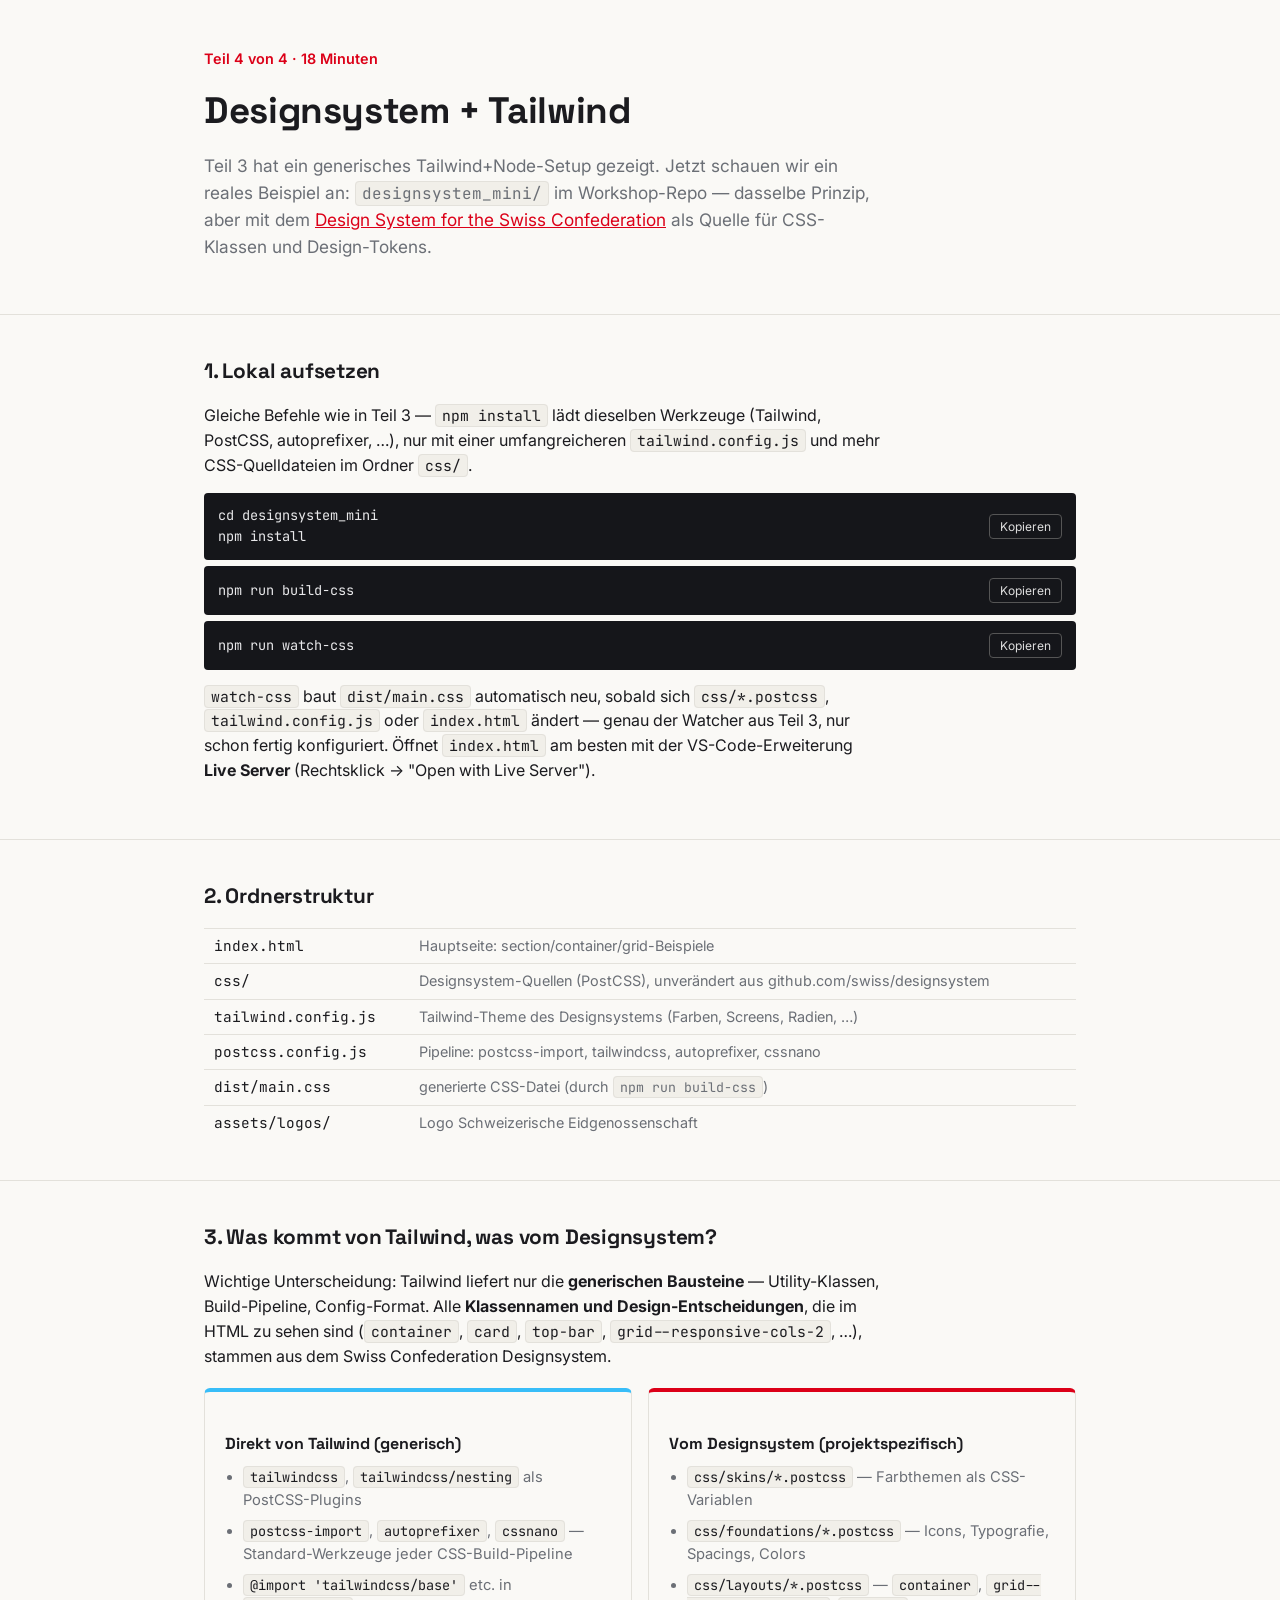
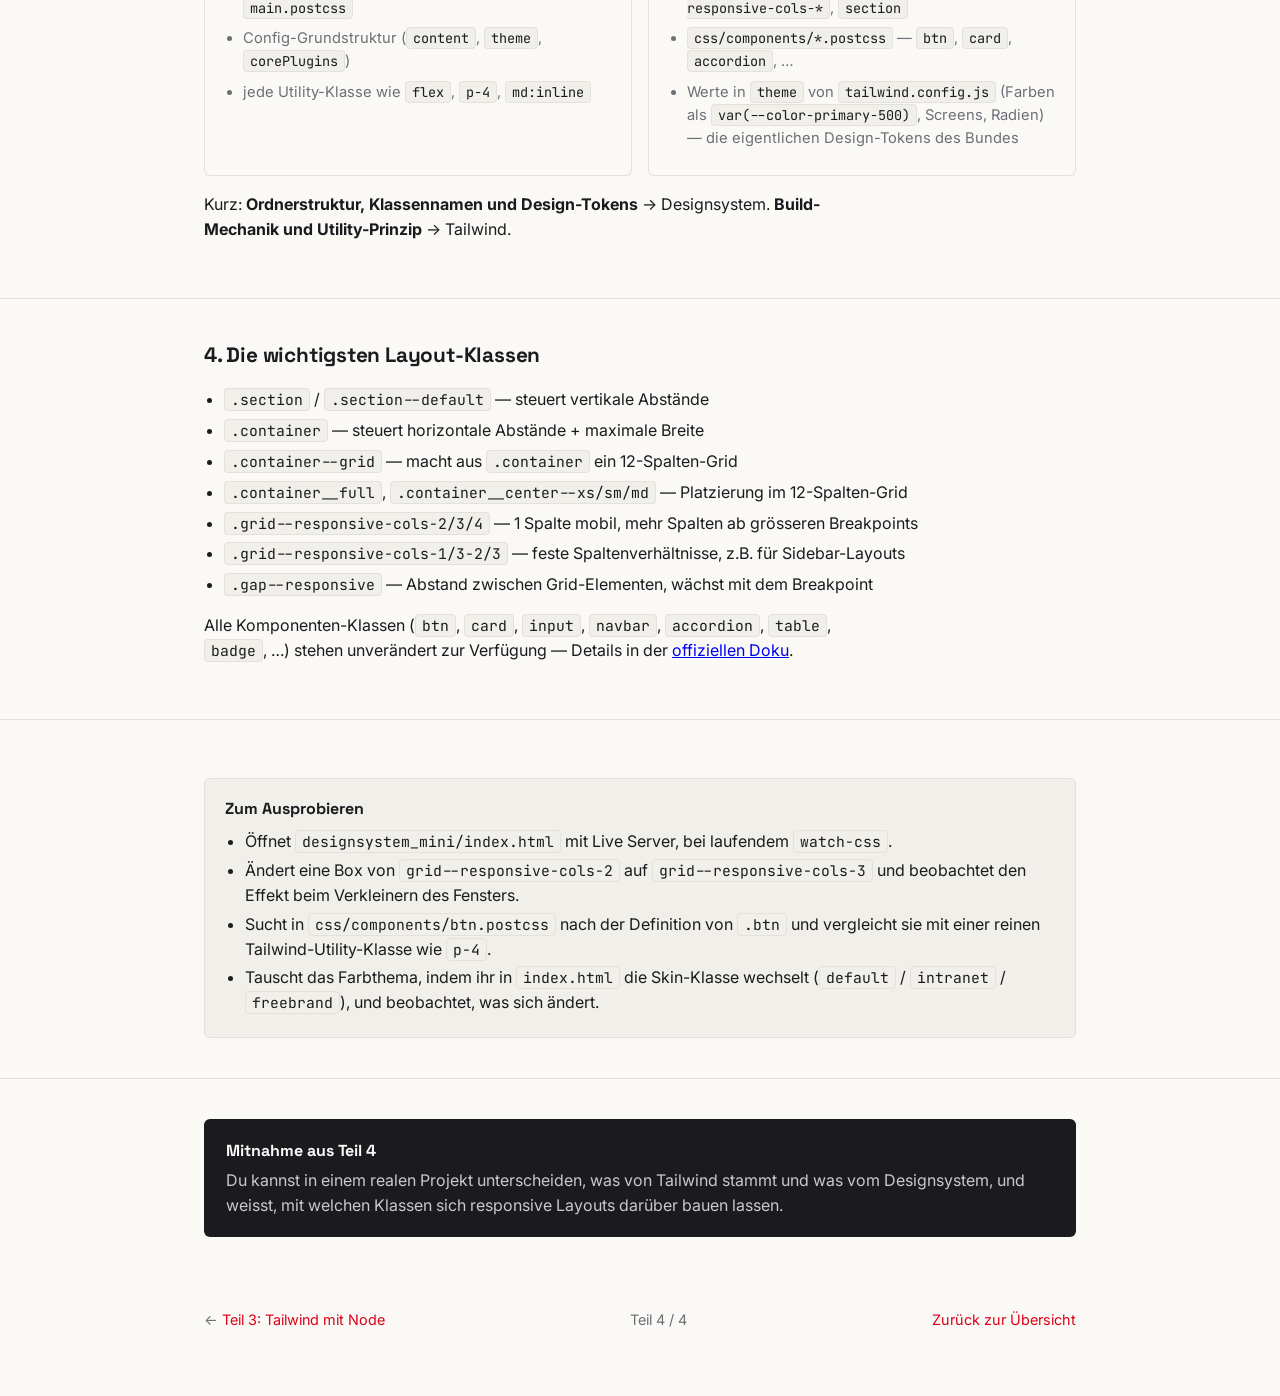
<file: teil4-designsystem.html>
<!DOCTYPE html>
<html lang="de">
<head>
<meta charset="UTF-8" />
<meta name="viewport" content="width=device-width, initial-scale=1.0" />
<title>Teil 4 – Designsystem + Tailwind</title>
<style>
  @import url('https://fonts.googleapis.com/css2?family=Space+Grotesk:wght@500;700&family=Inter:wght@400;500;600&family=JetBrains+Mono:wght@400;500&display=swap');

  :root{
    --ink:#1b1b1f;
    --paper:#faf9f6;
    --muted:#6b6f76;
    --line:#e3e1db;
    --accent:#dc0018;
    --panel:#f1efe9;
    --code-bg:#15161a;
    --code-ink:#e8e8ea;
  }
  *{box-sizing:border-box;}
  html,body{margin:0;padding:0;}
  body{
    background:var(--paper);
    color:var(--ink);
    font-family:'Inter',system-ui,sans-serif;
    line-height:1.55;
    -webkit-font-smoothing:antialiased;
  }
  h1,h2,h3{
    font-family:'Space Grotesk',system-ui,sans-serif;
    font-weight:700;
    margin:0;
    letter-spacing:-0.01em;
  }
  code,.mono{font-family:'JetBrains Mono',ui-monospace,monospace;}
  .wrap{max-width:920px;margin:0 auto;padding:0 24px;}

  header.hero{border-bottom:1px solid var(--line); padding:48px 0 36px;}
  .kicker{color:var(--accent); font-weight:600; font-size:0.9rem; margin-bottom:12px;}
  h1{font-size:clamp(1.8rem, 3.4vw, 2.3rem); max-width:26ch;}
  .lead{margin-top:14px; font-size:1.08rem; color:var(--muted); max-width:62ch;}
  .lead a{color:var(--accent);}

  section{padding:40px 0; border-bottom:1px solid var(--line);}
  section:last-of-type{border-bottom:none;}
  h2{font-size:1.3rem; margin-bottom:14px;}
  p{max-width:68ch;}

  .inline-code{
    background:var(--panel);
    border:1px solid var(--line);
    border-radius:4px;
    padding:1px 6px;
    font-size:0.92em;
  }

  .cmd{
    background:var(--code-bg);
    border-radius:4px;
    padding:12px 14px;
    font-size:0.85rem;
    color:var(--code-ink);
    display:flex;
    justify-content:space-between;
    align-items:center;
    gap:12px;
    overflow-x:auto;
  }
  .cmd + .cmd{margin-top:6px;}
  .cmd code{color:var(--code-ink); white-space:pre;}
  .copy-btn{
    background:transparent;
    border:1px solid #555;
    color:#ddd;
    border-radius:4px;
    padding:4px 10px;
    font-size:0.75rem;
    font-family:'Inter',sans-serif;
    cursor:pointer;
    flex-shrink:0;
  }
  .copy-btn:hover{border-color:#888; color:#fff;}
  .copy-btn.copied{border-color:var(--accent); color:var(--accent);}

  table.tree{border-collapse:collapse; width:100%; margin-top:16px; font-size:0.9rem;}
  table.tree td{padding:6px 10px; border-top:1px solid var(--line); vertical-align:top;}
  table.tree td:first-child{font-family:'JetBrains Mono',monospace; white-space:nowrap; color:var(--ink);}
  table.tree td:last-child{color:var(--muted);}

  .split{display:grid; grid-template-columns:1fr 1fr; gap:16px; margin-top:20px;}
  @media (max-width: 700px){ .split{grid-template-columns:1fr;} }
  .split-col{
    border:1px solid var(--line);
    border-radius:6px;
    padding:18px 20px;
  }
  .split-col.tw{border-top:4px solid #38bdf8;}
  .split-col.ds{border-top:4px solid var(--accent);}
  .split-col h4{font-family:'Space Grotesk',sans-serif; font-size:1rem; margin-bottom:10px;}
  .split-col ul{margin:0; padding-left:18px;}
  .split-col li{margin-bottom:8px; font-size:0.92rem; color:var(--muted);}
  .split-col li code{color:var(--ink);}

  table.legend{border-collapse:collapse; width:100%; margin-top:10px; font-size:0.88rem;}
  table.legend th{text-align:left; padding:6px 10px; border-bottom:2px solid var(--line); font-family:'Space Grotesk',sans-serif; font-size:0.85rem;}
  table.legend td{padding:8px 10px; border-top:1px solid var(--line); vertical-align:top; color:var(--muted);}
  table.legend td:first-child{font-family:'JetBrains Mono',monospace; color:var(--ink); white-space:nowrap;}

  .classlist{margin-top:16px; padding-left:20px;}
  .classlist li{margin-bottom:6px;}

  .task{
    background:var(--panel); border:1px solid var(--line); border-radius:6px;
    padding:18px 20px; margin-top:18px;
  }
  .task strong{display:block; margin-bottom:6px; font-family:'Space Grotesk',sans-serif;}
  .task ul{margin:8px 0 0; padding-left:20px;}
  .task li{margin-bottom:4px;}

  .takeaway{background:var(--ink); color:var(--paper); border-radius:6px; padding:20px 22px;}
  .takeaway strong{color:var(--paper); font-family:'Space Grotesk',sans-serif; display:block; margin-bottom:4px;}
  .takeaway span{color:#c9c9cc;}

  footer{padding:32px 0 64px; color:var(--muted); font-size:0.9rem;}
  footer a{color:var(--accent); text-decoration:none;}
</style>
</head>
<body>

<header class="hero">
  <div class="wrap">
    <div class="kicker">Teil 4 von 4 · 18 Minuten</div>
    <h1>Designsystem + Tailwind</h1>
    <p class="lead">
      Teil 3 hat ein generisches Tailwind+Node-Setup gezeigt. Jetzt schauen
      wir ein reales Beispiel an: <code class="inline-code">designsystem_mini/</code>
      im Workshop-Repo — dasselbe Prinzip, aber mit dem
      <a href="https://swiss.github.io/designsystem/?path=/docs/get-started--docs" target="_blank" rel="noopener">Design System for the Swiss Confederation</a>
      als Quelle für CSS-Klassen und Design-Tokens.
    </p>
  </div>
</header>

<section>
  <div class="wrap">
    <h2>1. Lokal aufsetzen</h2>
    <p>
      Gleiche Befehle wie in Teil 3 — <code class="inline-code">npm install</code>
      lädt dieselben Werkzeuge (Tailwind, PostCSS, autoprefixer, …), nur mit
      einer umfangreicheren <code class="inline-code">tailwind.config.js</code>
      und mehr CSS-Quelldateien im Ordner <code class="inline-code">css/</code>.
    </p>
    <div class="cmd"><code>cd designsystem_mini<br/>npm install</code>
      <button class="copy-btn" data-copy="cd designsystem_mini && npm install">Kopieren</button>
    </div>
    <div class="cmd"><code>npm run build-css</code>
      <button class="copy-btn" data-copy="npm run build-css">Kopieren</button>
    </div>
    <div class="cmd"><code>npm run watch-css</code>
      <button class="copy-btn" data-copy="npm run watch-css">Kopieren</button>
    </div>
    <p style="margin-top:14px;">
      <code class="inline-code">watch-css</code> baut <code class="inline-code">dist/main.css</code>
      automatisch neu, sobald sich <code class="inline-code">css/*.postcss</code>,
      <code class="inline-code">tailwind.config.js</code> oder
      <code class="inline-code">index.html</code> ändert — genau der Watcher
      aus Teil 3, nur schon fertig konfiguriert. Öffnet <code class="inline-code">index.html</code>
      am besten mit der VS-Code-Erweiterung <strong>Live Server</strong>
      (Rechtsklick → "Open with Live Server").
    </p>
  </div>
</section>

<section>
  <div class="wrap">
    <h2>2. Ordnerstruktur</h2>
    <table class="tree">
      <tr><td>index.html</td><td>Hauptseite: section/container/grid-Beispiele</td></tr>
      <tr><td>css/</td><td>Designsystem-Quellen (PostCSS), unverändert aus github.com/swiss/designsystem</td></tr>
      <tr><td>tailwind.config.js</td><td>Tailwind-Theme des Designsystems (Farben, Screens, Radien, …)</td></tr>
      <tr><td>postcss.config.js</td><td>Pipeline: postcss-import, tailwindcss, autoprefixer, cssnano</td></tr>
      <tr><td>dist/main.css</td><td>generierte CSS-Datei (durch <code class="inline-code">npm run build-css</code>)</td></tr>
      <tr><td>assets/logos/</td><td>Logo Schweizerische Eidgenossenschaft</td></tr>
    </table>
  </div>
</section>

<section>
  <div class="wrap">
    <h2>3. Was kommt von Tailwind, was vom Designsystem?</h2>
    <p>
      Wichtige Unterscheidung: Tailwind liefert nur die
      <strong>generischen Bausteine</strong> — Utility-Klassen, Build-Pipeline,
      Config-Format. Alle <strong>Klassennamen und Design-Entscheidungen</strong>,
      die im HTML zu sehen sind (<code class="inline-code">container</code>,
      <code class="inline-code">card</code>, <code class="inline-code">top-bar</code>,
      <code class="inline-code">grid--responsive-cols-2</code>, …), stammen aus
      dem Swiss Confederation Designsystem.
    </p>

    <div class="split">
      <div class="split-col tw">
        <h4>Direkt von Tailwind (generisch)</h4>
        <ul>
          <li><code class="inline-code">tailwindcss</code>, <code class="inline-code">tailwindcss/nesting</code> als PostCSS-Plugins</li>
          <li><code class="inline-code">postcss-import</code>, <code class="inline-code">autoprefixer</code>, <code class="inline-code">cssnano</code> — Standard-Werkzeuge jeder CSS-Build-Pipeline</li>
          <li><code class="inline-code">@import 'tailwindcss/base'</code> etc. in <code class="inline-code">main.postcss</code></li>
          <li>Config-Grundstruktur (<code class="inline-code">content</code>, <code class="inline-code">theme</code>, <code class="inline-code">corePlugins</code>)</li>
          <li>jede Utility-Klasse wie <code class="inline-code">flex</code>, <code class="inline-code">p-4</code>, <code class="inline-code">md:inline</code></li>
        </ul>
      </div>
      <div class="split-col ds">
        <h4>Vom Designsystem (projektspezifisch)</h4>
        <ul>
          <li><code class="inline-code">css/skins/*.postcss</code> — Farbthemen als CSS-Variablen</li>
          <li><code class="inline-code">css/foundations/*.postcss</code> — Icons, Typografie, Spacings, Colors</li>
          <li><code class="inline-code">css/layouts/*.postcss</code> — <code class="inline-code">container</code>, <code class="inline-code">grid--responsive-cols-*</code>, <code class="inline-code">section</code></li>
          <li><code class="inline-code">css/components/*.postcss</code> — <code class="inline-code">btn</code>, <code class="inline-code">card</code>, <code class="inline-code">accordion</code>, …</li>
          <li>Werte in <code class="inline-code">theme</code> von <code class="inline-code">tailwind.config.js</code> (Farben als <code class="inline-code">var(--color-primary-500)</code>, Screens, Radien) — die eigentlichen Design-Tokens des Bundes</li>
        </ul>
      </div>
    </div>

    <p style="margin-top:16px;">
      Kurz: <strong>Ordnerstruktur, Klassennamen und Design-Tokens</strong> →
      Designsystem. <strong>Build-Mechanik und Utility-Prinzip</strong> → Tailwind.
    </p>
  </div>
</section>

<section>
  <div class="wrap">
    <h2>4. Die wichtigsten Layout-Klassen</h2>
    <ul class="classlist">
      <li><code class="inline-code">.section</code> / <code class="inline-code">.section--default</code> — steuert vertikale Abstände</li>
      <li><code class="inline-code">.container</code> — steuert horizontale Abstände + maximale Breite</li>
      <li><code class="inline-code">.container--grid</code> — macht aus <code class="inline-code">.container</code> ein 12-Spalten-Grid</li>
      <li><code class="inline-code">.container__full</code>, <code class="inline-code">.container__center--xs/sm/md</code> — Platzierung im 12-Spalten-Grid</li>
      <li><code class="inline-code">.grid--responsive-cols-2/3/4</code> — 1 Spalte mobil, mehr Spalten ab grösseren Breakpoints</li>
      <li><code class="inline-code">.grid--responsive-cols-1/3-2/3</code> — feste Spaltenverhältnisse, z.B. für Sidebar-Layouts</li>
      <li><code class="inline-code">.gap--responsive</code> — Abstand zwischen Grid-Elementen, wächst mit dem Breakpoint</li>
    </ul>
    <p style="margin-top:14px;">
      Alle Komponenten-Klassen (<code class="inline-code">btn</code>,
      <code class="inline-code">card</code>, <code class="inline-code">input</code>,
      <code class="inline-code">navbar</code>, <code class="inline-code">accordion</code>,
      <code class="inline-code">table</code>, <code class="inline-code">badge</code>, …)
      stehen unverändert zur Verfügung — Details in der
      <a href="https://swiss.github.io/designsystem/?path=/docs/get-started--docs" target="_blank" rel="noopener">offiziellen Doku</a>.
    </p>
  </div>
</section>

<section>
  <div class="wrap">
    <div class="task">
      <strong>Zum Ausprobieren</strong>
      <ul>
        <li>Öffnet <code class="inline-code">designsystem_mini/index.html</code> mit Live Server, bei laufendem <code class="inline-code">watch-css</code>.</li>
        <li>Ändert eine Box von <code class="inline-code">grid--responsive-cols-2</code> auf <code class="inline-code">grid--responsive-cols-3</code> und beobachtet den Effekt beim Verkleinern des Fensters.</li>
        <li>Sucht in <code class="inline-code">css/components/btn.postcss</code> nach der Definition von <code class="inline-code">.btn</code> und vergleicht sie mit einer reinen Tailwind-Utility-Klasse wie <code class="inline-code">p-4</code>.</li>
        <li>Tauscht das Farbthema, indem ihr in <code class="inline-code">index.html</code> die Skin-Klasse wechselt (<code class="inline-code">default</code> / <code class="inline-code">intranet</code> / <code class="inline-code">freebrand</code>), und beobachtet, was sich ändert.</li>
      </ul>
    </div>
  </div>
</section>

<section>
  <div class="wrap">
    <div class="takeaway">
      <strong>Mitnahme aus Teil 4</strong>
      <span>Du kannst in einem realen Projekt unterscheiden, was von Tailwind stammt und was vom Designsystem, und weisst, mit welchen Klassen sich responsive Layouts darüber bauen lassen.</span>
    </div>
  </div>
</section>

<footer>
  <div class="wrap" style="display:flex; justify-content:space-between;">
    <span>← <a href="teil3-tailwind-mit-node.html">Teil 3: Tailwind mit Node</a></span>
    <span>Teil 4 / 4</span>
    <span><a href="teil0-intro.html">Zurück zur Übersicht</a></span>
  </div>
</footer>

<script>
  document.querySelectorAll('.copy-btn[data-copy]').forEach(btn => {
    btn.addEventListener('click', () => {
      navigator.clipboard.writeText(btn.dataset.copy).then(() => {
        const old = btn.textContent;
        btn.textContent = 'Kopiert ✓';
        btn.classList.add('copied');
        setTimeout(() => { btn.textContent = old; btn.classList.remove('copied'); }, 1500);
      });
    });
  });
</script>

</body>
</html>
</file>
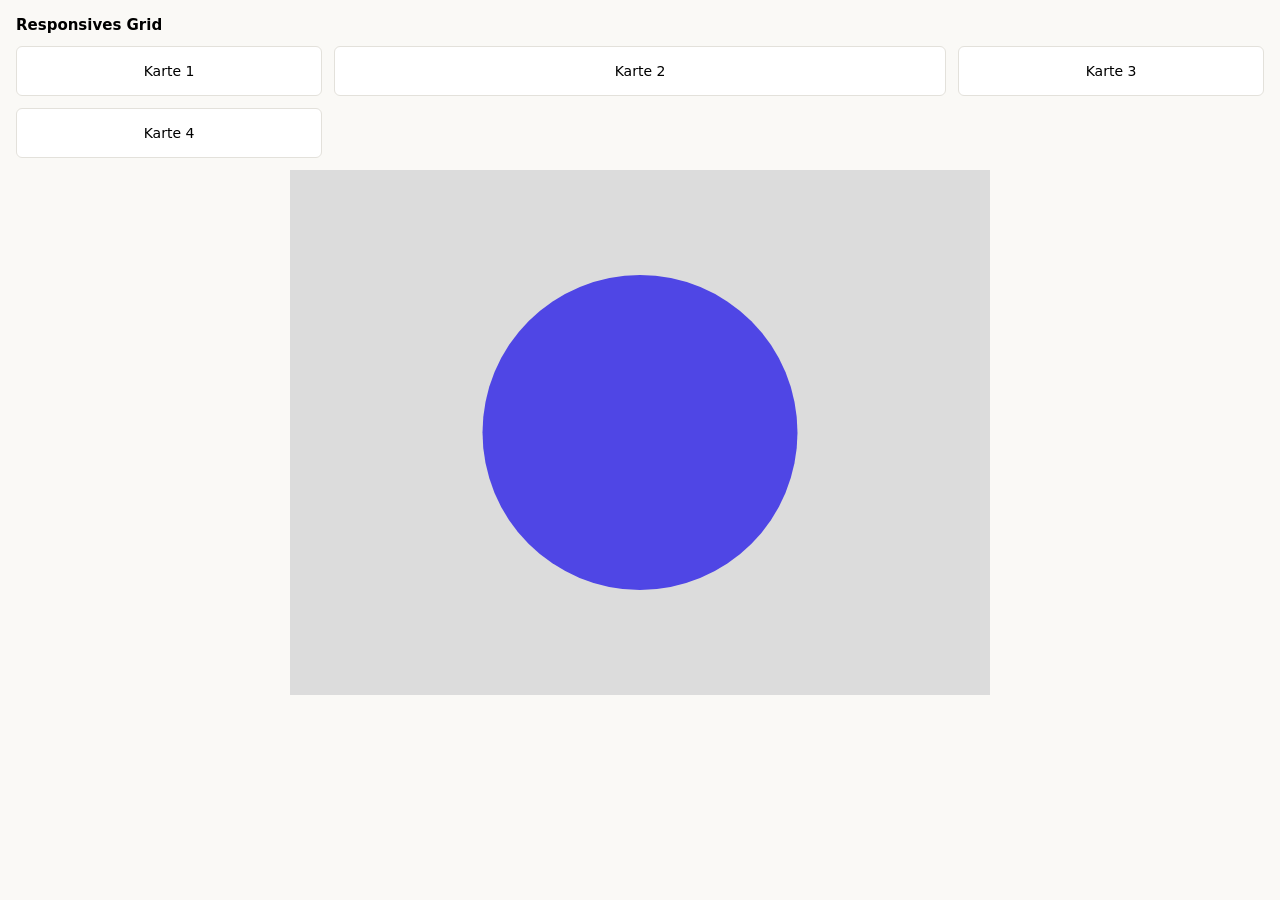
<file: ueb1/ueb-teil1.html>
<!DOCTYPE html>
<html lang="en">

<head>
    <meta charset="UTF-8">
    <meta name="viewport" content="width=device-width, initial-scale=1.0">
    <title>Document</title>


    
    <link rel="stylesheet" href="style.css">
    <script src="libraries/p5.min.js"></script>
    <script src="libraries/p5.sound.min.js"></script>
</head>

<body>
  <h2>Responsives Grid</h2>
  <div class="grid">
    <div class="card">Karte 1</div>
    <div class="card">Karte 2</div>
    <div class="card">Karte 3</div>
    <div class="card">Karte 4</div>
  </div>
  <div id="p5Sketch">
    
  </div>

  <script src="sketch.js"></script>
</body>

</html>
</file>
<file: ueb1/style.css>
html,
body {
  margin: 0;
  padding: 0;
}
body {
  font-family: system-ui, sans-serif;
  margin: 0;
  padding: 16px;
  background: #faf9f6;
}

h2 {
  font-size: 15px;
  margin: 0 0 12px;
}

.grid {
  display: grid;
  grid-template-columns: 1fr 2fr 1fr;
  /* mobil: 1 Spalte */
  gap: 12px;
}

.card {
  background: #fff;
  border: 1px solid #e3e1db;
  border-radius: 6px;
  padding: 16px;
  text-align: center;
  font-size: 14px;
}

/* Ab 700px Breite: 3 Spalten nebeneinander */
@media (max-width: 700px) {
            .grid {
                grid-template-columns: 1fr;
            }
        }

/* ---------p5.js Sketch --------- */        
canvas {
  display: block;
  
}

#p5Sketch {
  width: 100% !important;
  max-width: 700px;
  margin: 12px auto 0;
}
</file>
